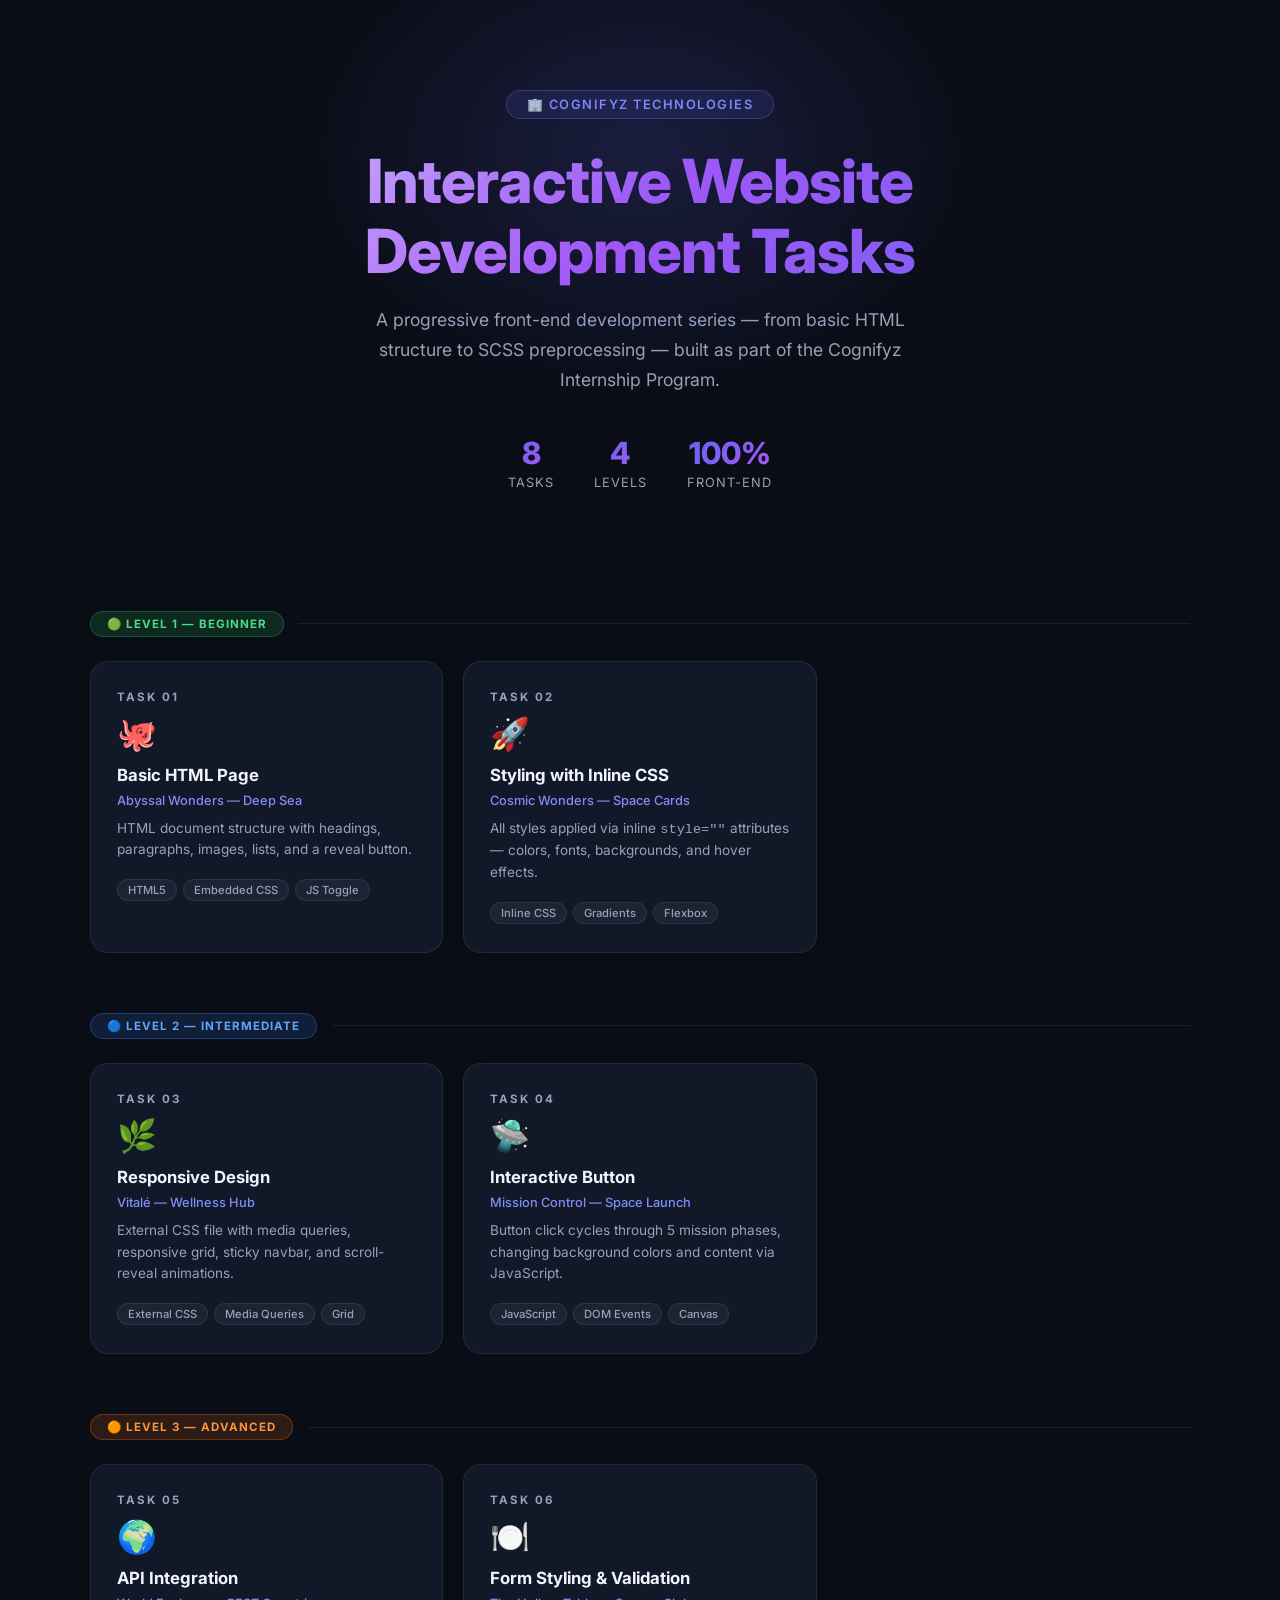
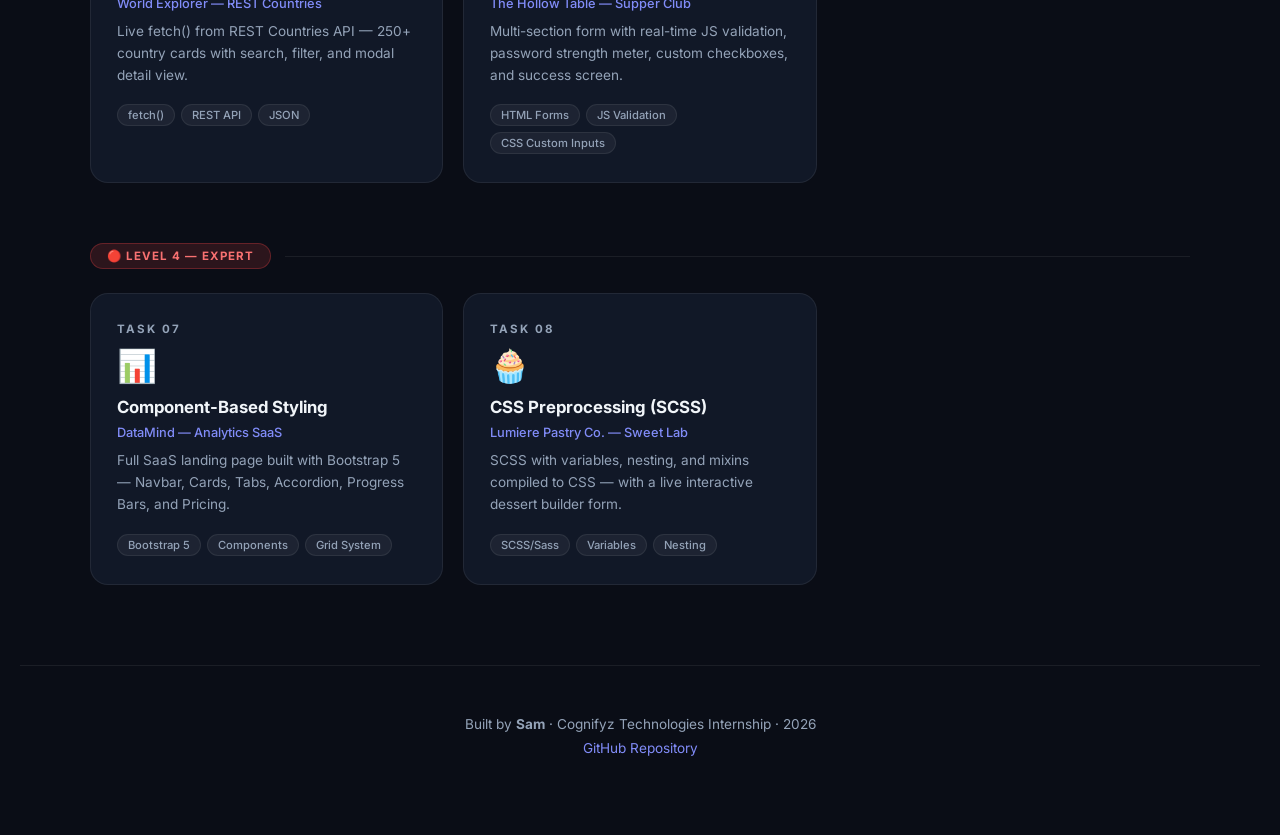
<file: index.html>
<!DOCTYPE html>
<html lang="en">
<head>
  <meta charset="UTF-8" />
  <meta name="viewport" content="width=device-width, initial-scale=1.0" />
  <meta name="description" content="Cognifyz Interactive Website Development — 8 front-end tasks from beginner to expert level." />
  <title>Cognifyz | Interactive Website Tasks — Sam</title>
  <link rel="preconnect" href="https://fonts.googleapis.com" />
  <link href="https://fonts.googleapis.com/css2?family=Inter:wght@300;400;500;600;700;800&display=swap" rel="stylesheet" />
  <style>
    *, *::before, *::after { box-sizing: border-box; margin: 0; padding: 0; }

    :root {
      --bg: #0a0d16;
      --surface: #111827;
      --border: rgba(255,255,255,0.07);
      --accent: #6366f1;
      --accent2: #a855f7;
      --text: #f1f5f9;
      --muted: #94a3b8;
    }

    body {
      font-family: 'Inter', sans-serif;
      background: var(--bg);
      color: var(--text);
      min-height: 100vh;
      padding: 0 20px 60px;
    }

    /* ── HERO ── */
    .hero {
      text-align: center;
      padding: 90px 20px 60px;
      position: relative;
    }
    .hero::before {
      content: '';
      position: absolute;
      top: -100px; left: 50%; transform: translateX(-50%);
      width: 700px; height: 500px;
      background: radial-gradient(ellipse, rgba(99,102,241,0.18) 0%, transparent 70%);
      pointer-events: none;
    }
    .org-badge {
      display: inline-block;
      padding: 6px 20px;
      background: rgba(99,102,241,0.12);
      border: 1px solid rgba(99,102,241,0.35);
      border-radius: 50px;
      font-size: 0.8rem;
      font-weight: 600;
      letter-spacing: 1.5px;
      text-transform: uppercase;
      color: #818cf8;
      margin-bottom: 28px;
    }
    .hero h1 {
      font-size: clamp(2.2rem, 5vw, 3.8rem);
      font-weight: 800;
      line-height: 1.15;
      letter-spacing: -1px;
      background: linear-gradient(135deg, #e0e7ff, #a855f7, #6366f1);
      -webkit-background-clip: text;
      -webkit-text-fill-color: transparent;
      margin-bottom: 18px;
    }
    .hero p {
      color: var(--muted);
      font-size: 1.1rem;
      max-width: 560px;
      margin: 0 auto 40px;
      line-height: 1.7;
    }
    .hero-stats {
      display: flex;
      justify-content: center;
      gap: 40px;
      flex-wrap: wrap;
    }
    .hero-stat strong {
      display: block;
      font-size: 1.9rem;
      font-weight: 800;
      background: linear-gradient(135deg, #6366f1, #a855f7);
      -webkit-background-clip: text;
      -webkit-text-fill-color: transparent;
    }
    .hero-stat span {
      font-size: 0.8rem;
      color: var(--muted);
      text-transform: uppercase;
      letter-spacing: 1px;
    }

    /* ── LEVELS ── */
    .level-group { max-width: 1100px; margin: 60px auto 0; }
    .level-label {
      display: flex;
      align-items: center;
      gap: 14px;
      margin-bottom: 24px;
    }
    .level-label .badge {
      padding: 5px 16px;
      border-radius: 50px;
      font-size: 0.72rem;
      font-weight: 700;
      letter-spacing: 1px;
      text-transform: uppercase;
    }
    .badge-green  { background: rgba(34,197,94,0.15);  color: #4ade80; border: 1px solid rgba(34,197,94,0.3); }
    .badge-blue   { background: rgba(59,130,246,0.15); color: #60a5fa; border: 1px solid rgba(59,130,246,0.3); }
    .badge-orange { background: rgba(249,115,22,0.15); color: #fb923c; border: 1px solid rgba(249,115,22,0.3); }
    .badge-red    { background: rgba(239,68,68,0.15);  color: #f87171; border: 1px solid rgba(239,68,68,0.3); }

    .level-label hr { flex: 1; border: none; border-top: 1px solid var(--border); }

    /* ── TASK CARDS ── */
    .tasks-grid {
      display: grid;
      grid-template-columns: repeat(auto-fill, minmax(280px, 1fr));
      gap: 20px;
      margin-bottom: 16px;
    }
    .task-card {
      background: var(--surface);
      border: 1px solid var(--border);
      border-radius: 18px;
      padding: 28px 26px;
      text-decoration: none;
      color: var(--text);
      transition: all 0.3s ease;
      position: relative;
      overflow: hidden;
      display: block;
    }
    .task-card::before {
      content: '';
      position: absolute;
      top: 0; left: 0; right: 0;
      height: 3px;
      background: var(--card-accent, linear-gradient(90deg, #6366f1, #a855f7));
      transform: scaleX(0);
      transform-origin: left;
      transition: transform 0.35s ease;
    }
    .task-card:hover {
      transform: translateY(-6px);
      border-color: rgba(99,102,241,0.3);
      box-shadow: 0 20px 50px -10px rgba(99,102,241,0.2);
    }
    .task-card:hover::before { transform: scaleX(1); }

    .task-num {
      font-size: 0.72rem;
      font-weight: 700;
      letter-spacing: 2px;
      text-transform: uppercase;
      color: var(--muted);
      margin-bottom: 10px;
    }
    .task-emoji { font-size: 2rem; margin-bottom: 12px; display: block; }
    .task-title {
      font-size: 1.05rem;
      font-weight: 700;
      margin-bottom: 8px;
    }
    .task-theme {
      font-size: 0.8rem;
      color: #818cf8;
      font-weight: 500;
      margin-bottom: 10px;
    }
    .task-desc {
      font-size: 0.85rem;
      color: var(--muted);
      line-height: 1.6;
      margin-bottom: 18px;
    }
    .task-tags { display: flex; flex-wrap: wrap; gap: 6px; }
    .tag {
      padding: 3px 10px;
      border-radius: 20px;
      font-size: 0.7rem;
      font-weight: 500;
      background: rgba(255,255,255,0.05);
      border: 1px solid var(--border);
      color: var(--muted);
    }
    .task-arrow {
      position: absolute;
      top: 24px; right: 24px;
      font-size: 1.2rem;
      opacity: 0;
      transform: translateX(-6px);
      transition: all 0.3s ease;
      color: #818cf8;
    }
    .task-card:hover .task-arrow { opacity: 1; transform: translateX(0); }

    /* ── FOOTER ── */
    footer {
      text-align: center;
      padding: 50px 20px 20px;
      color: var(--muted);
      font-size: 0.85rem;
      border-top: 1px solid var(--border);
      margin-top: 80px;
    }
    footer a { color: #818cf8; text-decoration: none; }
    footer a:hover { text-decoration: underline; }

    @media (max-width: 500px) {
      .tasks-grid { grid-template-columns: 1fr; }
      .hero-stats { gap: 24px; }
    }
  </style>
</head>
<body>

  <!-- Hero -->
  <section class="hero">
    <div class="org-badge">🏢 Cognifyz Technologies</div>
    <h1>Interactive Website<br>Development Tasks</h1>
    <p>A progressive front-end development series — from basic HTML structure to SCSS preprocessing — built as part of the Cognifyz Internship Program.</p>
    <div class="hero-stats">
      <div class="hero-stat"><strong>8</strong><span>Tasks</span></div>
      <div class="hero-stat"><strong>4</strong><span>Levels</span></div>
      <div class="hero-stat"><strong>100%</strong><span>Front-End</span></div>
    </div>
  </section>

  <!-- Level 1: Beginner -->
  <div class="level-group">
    <div class="level-label">
      <span class="badge badge-green">🟢 Level 1 — Beginner</span>
      <hr />
    </div>
    <div class="tasks-grid">

      <a class="task-card" href="./Task1/" style="--card-accent: linear-gradient(90deg,#06b6d4,#0891b2);">
        <div class="task-num">Task 01</div>
        <span class="task-emoji">🐙</span>
        <div class="task-title">Basic HTML Page</div>
        <div class="task-theme">Abyssal Wonders — Deep Sea</div>
        <p class="task-desc">HTML document structure with headings, paragraphs, images, lists, and a reveal button.</p>
        <div class="task-tags">
          <span class="tag">HTML5</span>
          <span class="tag">Embedded CSS</span>
          <span class="tag">JS Toggle</span>
        </div>
        <span class="task-arrow">→</span>
      </a>

      <a class="task-card" href="./Task2/" style="--card-accent: linear-gradient(90deg,#8b5cf6,#c084fc);">
        <div class="task-num">Task 02</div>
        <span class="task-emoji">🚀</span>
        <div class="task-title">Styling with Inline CSS</div>
        <div class="task-theme">Cosmic Wonders — Space Cards</div>
        <p class="task-desc">All styles applied via inline <code>style=""</code> attributes — colors, fonts, backgrounds, and hover effects.</p>
        <div class="task-tags">
          <span class="tag">Inline CSS</span>
          <span class="tag">Gradients</span>
          <span class="tag">Flexbox</span>
        </div>
        <span class="task-arrow">→</span>
      </a>

    </div>
  </div>

  <!-- Level 2: Intermediate -->
  <div class="level-group">
    <div class="level-label">
      <span class="badge badge-blue">🔵 Level 2 — Intermediate</span>
      <hr />
    </div>
    <div class="tasks-grid">

      <a class="task-card" href="./Task3/" style="--card-accent: linear-gradient(90deg,#10b981,#34d399);">
        <div class="task-num">Task 03</div>
        <span class="task-emoji">🌿</span>
        <div class="task-title">Responsive Design</div>
        <div class="task-theme">Vitalé — Wellness Hub</div>
        <p class="task-desc">External CSS file with media queries, responsive grid, sticky navbar, and scroll-reveal animations.</p>
        <div class="task-tags">
          <span class="tag">External CSS</span>
          <span class="tag">Media Queries</span>
          <span class="tag">Grid</span>
        </div>
        <span class="task-arrow">→</span>
      </a>

      <a class="task-card" href="./Task4/" style="--card-accent: linear-gradient(90deg,#f59e0b,#fbbf24);">
        <div class="task-num">Task 04</div>
        <span class="task-emoji">🛸</span>
        <div class="task-title">Interactive Button</div>
        <div class="task-theme">Mission Control — Space Launch</div>
        <p class="task-desc">Button click cycles through 5 mission phases, changing background colors and content via JavaScript.</p>
        <div class="task-tags">
          <span class="tag">JavaScript</span>
          <span class="tag">DOM Events</span>
          <span class="tag">Canvas</span>
        </div>
        <span class="task-arrow">→</span>
      </a>

    </div>
  </div>

  <!-- Level 3: Advanced -->
  <div class="level-group">
    <div class="level-label">
      <span class="badge badge-orange">🟠 Level 3 — Advanced</span>
      <hr />
    </div>
    <div class="tasks-grid">

      <a class="task-card" href="./Task5/" style="--card-accent: linear-gradient(90deg,#3b82f6,#60a5fa);">
        <div class="task-num">Task 05</div>
        <span class="task-emoji">🌍</span>
        <div class="task-title">API Integration</div>
        <div class="task-theme">World Explorer — REST Countries</div>
        <p class="task-desc">Live fetch() from REST Countries API — 250+ country cards with search, filter, and modal detail view.</p>
        <div class="task-tags">
          <span class="tag">fetch()</span>
          <span class="tag">REST API</span>
          <span class="tag">JSON</span>
        </div>
        <span class="task-arrow">→</span>
      </a>

      <a class="task-card" href="./Task6/" style="--card-accent: linear-gradient(90deg,#f43f5e,#fb7185);">
        <div class="task-num">Task 06</div>
        <span class="task-emoji">🍽️</span>
        <div class="task-title">Form Styling & Validation</div>
        <div class="task-theme">The Hollow Table — Supper Club</div>
        <p class="task-desc">Multi-section form with real-time JS validation, password strength meter, custom checkboxes, and success screen.</p>
        <div class="task-tags">
          <span class="tag">HTML Forms</span>
          <span class="tag">JS Validation</span>
          <span class="tag">CSS Custom Inputs</span>
        </div>
        <span class="task-arrow">→</span>
      </a>

    </div>
  </div>

  <!-- Level 4: Expert -->
  <div class="level-group">
    <div class="level-label">
      <span class="badge badge-red">🔴 Level 4 — Expert</span>
      <hr />
    </div>
    <div class="tasks-grid">

      <a class="task-card" href="./Task7/" style="--card-accent: linear-gradient(90deg,#6366f1,#818cf8);">
        <div class="task-num">Task 07</div>
        <span class="task-emoji">📊</span>
        <div class="task-title">Component-Based Styling</div>
        <div class="task-theme">DataMind — Analytics SaaS</div>
        <p class="task-desc">Full SaaS landing page built with Bootstrap 5 — Navbar, Cards, Tabs, Accordion, Progress Bars, and Pricing.</p>
        <div class="task-tags">
          <span class="tag">Bootstrap 5</span>
          <span class="tag">Components</span>
          <span class="tag">Grid System</span>
        </div>
        <span class="task-arrow">→</span>
      </a>

      <a class="task-card" href="./Task8/" style="--card-accent: linear-gradient(90deg,#ec4899,#f9a8d4);">
        <div class="task-num">Task 08</div>
        <span class="task-emoji">🧁</span>
        <div class="task-title">CSS Preprocessing (SCSS)</div>
        <div class="task-theme">Lumiere Pastry Co. — Sweet Lab</div>
        <p class="task-desc">SCSS with variables, nesting, and mixins compiled to CSS — with a live interactive dessert builder form.</p>
        <div class="task-tags">
          <span class="tag">SCSS/Sass</span>
          <span class="tag">Variables</span>
          <span class="tag">Nesting</span>
        </div>
        <span class="task-arrow">→</span>
      </a>

    </div>
  </div>

  <footer>
    <p>Built by <strong>Sam</strong> · Cognifyz Technologies Internship · 2026</p>
    <p style="margin-top: 8px;">
      <a href="https://github.com/YOUR_USERNAME/interactive-website" target="_blank" rel="noopener">GitHub Repository</a>
    </p>
  </footer>

</body>
</html>
</file>
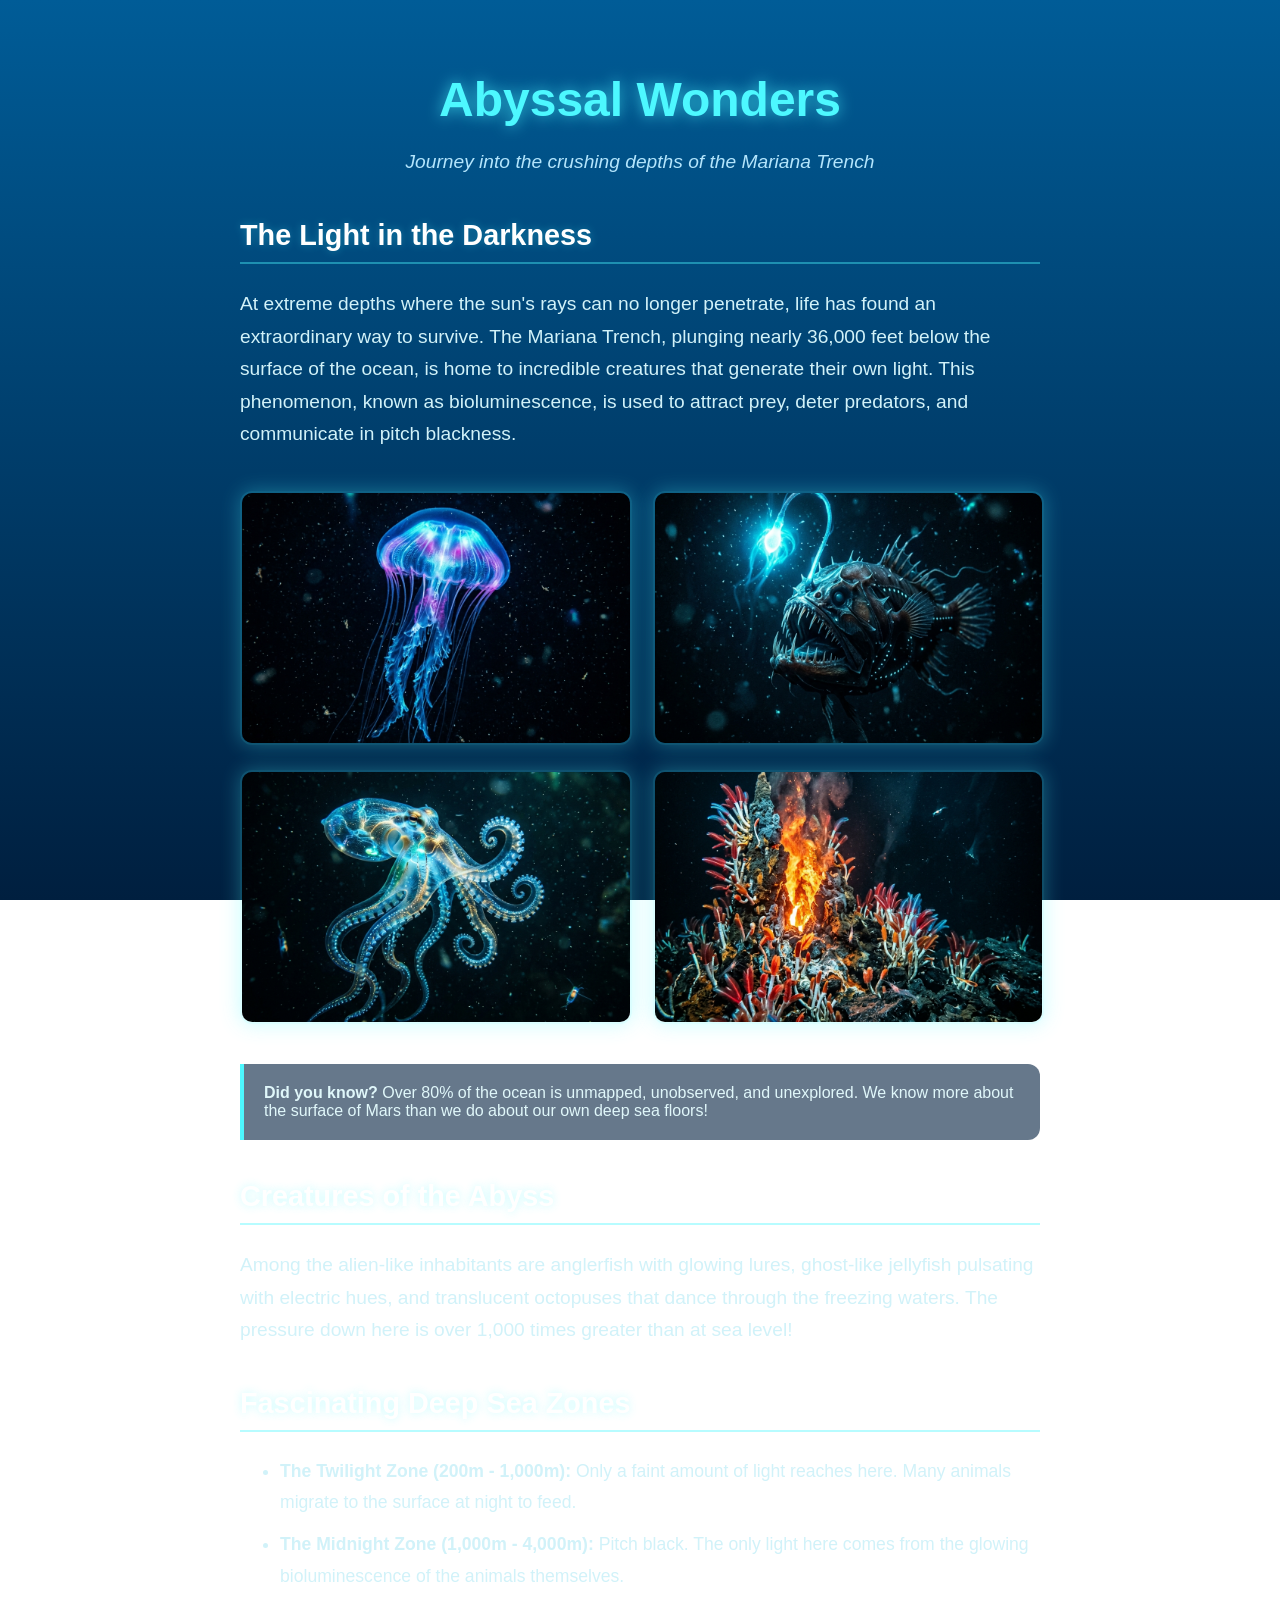
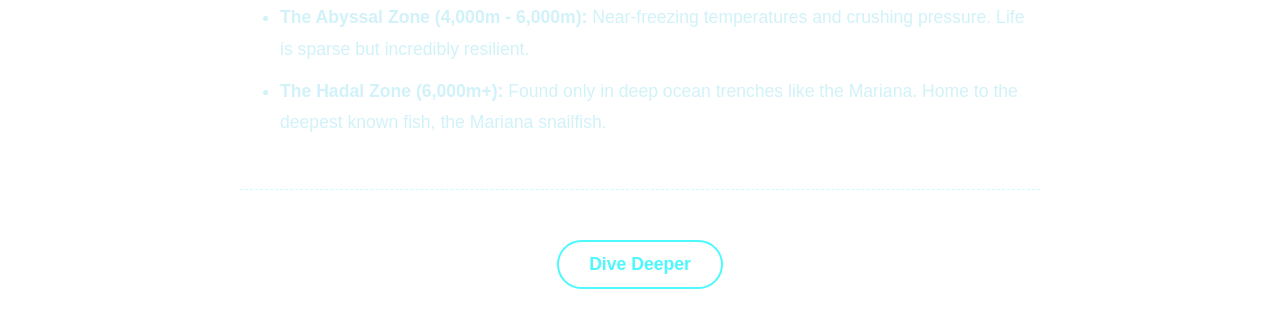
<file: Task1/index.html>
<!DOCTYPE html>
<html lang="en">

<head>
    <meta charset="UTF-8">
    <meta name="viewport" content="width=device-width, initial-scale=1.0">
    <title>Abyssal Wonders: Deep Sea Exploration</title>
    <style>
        :root {
            --bg-color-top: #005c97;
            --bg-color-bottom: #001f3f;
            --text-color: #e0f7fa;
            --glow-color: #4df8ff;
        }

        body {
            font-family: 'Segoe UI', Tahoma, Geneva, Verdana, sans-serif;
            background: linear-gradient(to bottom, var(--bg-color-top), var(--bg-color-bottom));
            background-attachment: fixed;
            color: var(--text-color);
            margin: 0;
            padding: 0;
            display: flex;
            justify-content: center;
            min-height: 100vh;
        }

        .container {
            max-width: 800px;
            padding: 40px 20px;
        }

        h1 {
            font-size: 3rem;
            text-align: center;
            color: var(--glow-color);
            text-shadow: 0 0 15px rgba(77, 248, 255, 0.7);
            margin-bottom: 10px;
        }

        h2 {
            font-size: 1.8rem;
            color: #ffffff;
            border-bottom: 2px solid rgba(77, 248, 255, 0.4);
            padding-bottom: 10px;
            margin-top: 40px;
            text-shadow: 0 0 8px rgba(77, 248, 255, 0.3);
        }

        p {
            font-size: 1.2rem;
            line-height: 1.7;
            color: #d1f2f9;
        }

        /* New Image Grid Styles */
        .image-grid {
            display: grid;
            grid-template-columns: repeat(2, 1fr);
            gap: 25px;
            margin: 40px 0;
        }

        .image-grid img {
            width: 100%;
            height: 250px;
            object-fit: cover;
            border-radius: 12px;
            box-shadow: 0 0 20px rgba(77, 248, 255, 0.3);
            transition: transform 0.4s ease, box-shadow 0.4s ease;
            border: 2px solid rgba(77, 248, 255, 0.2);
        }

        .image-grid img:hover {
            transform: scale(1.08);
            box-shadow: 0 0 40px rgba(77, 248, 255, 0.9);
            z-index: 10;
            position: relative;
            border-color: var(--glow-color);
        }

        @media (max-width: 600px) {
            .image-grid {
                grid-template-columns: 1fr;
            }
        }

        .fact-box {
            background: rgba(0, 31, 63, 0.6);
            border-left: 4px solid var(--glow-color);
            padding: 20px;
            margin: 30px 0;
            border-radius: 0 12px 12px 0;
        }

        ul {
            font-size: 1.1rem;
            line-height: 1.8;
            color: #d1f2f9;
            margin-bottom: 20px;
        }

        li {
            margin-bottom: 10px;
        }

        .btn {
            display: inline-block;
            background-color: transparent;
            color: var(--glow-color);
            border: 2px solid var(--glow-color);
            padding: 12px 30px;
            font-size: 1.1rem;
            border-radius: 30px;
            cursor: pointer;
            text-decoration: none;
            transition: all 0.3s ease;
            margin-top: 20px;
            font-weight: bold;
        }

        .btn:hover {
            background-color: var(--glow-color);
            color: #001f3f;
            box-shadow: 0 0 20px rgba(77, 248, 255, 0.6);
        }

        .interactive-section {
            text-align: center;
            margin-top: 50px;
            padding-top: 30px;
            border-top: 1px dashed rgba(77, 248, 255, 0.3);
        }

        #hidden-fact {
            display: none;
            margin-top: 20px;
            padding: 15px;
            background: rgba(77, 248, 255, 0.1);
            border-radius: 8px;
            color: #fff;
            font-style: italic;
            border: 1px solid rgba(77, 248, 255, 0.3);
        }
    </style>
</head>

<body>
    <div class="container">
        <h1>Abyssal Wonders</h1>
        <p style="text-align: center; font-style: italic; color: #b3e5fc;">Journey into the crushing depths of the
            Mariana Trench</p>

        <h2>The Light in the Darkness</h2>
        <p>At extreme depths where the sun's rays can no longer penetrate, life has found an extraordinary way to
            survive. The Mariana Trench, plunging nearly 36,000 feet below the surface of the ocean, is home to
            incredible creatures that generate their own light. This phenomenon, known as bioluminescence, is used to
            attract prey, deter predators, and communicate in pitch blackness.</p>

        <!-- Replaced single image with an Image Grid Gallery -->
        <div class="image-grid">
            <img src="deep_sea.png" alt="Bioluminescent Jellyfish">
            <img src="anglerfish.png" alt="Deep Sea Anglerfish">
            <img src="octopus.png" alt="Glowing Translucent Octopus">
            <img src="deep_vent.png" alt="Glowing Hydrothermal Vent">
        </div>

        <div class="fact-box">
            <strong>Did you know?</strong> Over 80% of the ocean is unmapped, unobserved, and unexplored. We know more
            about the surface of Mars than we do about our own deep sea floors!
        </div>

        <h2>Creatures of the Abyss</h2>
        <p>Among the alien-like inhabitants are anglerfish with glowing lures, ghost-like jellyfish pulsating with
            electric hues, and translucent octopuses that dance through the freezing waters. The pressure down here is
            over 1,000 times greater than at sea level!</p>

        <h2>Fascinating Deep Sea Zones</h2>
        <ul>
            <li><strong>The Twilight Zone (200m - 1,000m):</strong> Only a faint amount of light reaches here. Many
                animals migrate to the surface at night to feed.</li>
            <li><strong>The Midnight Zone (1,000m - 4,000m):</strong> Pitch black. The only light here comes from the
                glowing bioluminescence of the animals themselves.</li>
            <li><strong>The Abyssal Zone (4,000m - 6,000m):</strong> Near-freezing temperatures and crushing pressure.
                Life is sparse but incredibly resilient.</li>
            <li><strong>The Hadal Zone (6,000m+):</strong> Found only in deep ocean trenches like the Mariana. Home to
                the deepest known fish, the Mariana snailfish.</li>
        </ul>

        <div class="interactive-section">
            <button class="btn" onclick="revealFact()">Dive Deeper</button>
            <div id="hidden-fact">
                Secret Unlocked! The deepest point in the ocean is called the <em>Challenger Deep</em>. If you dropped
                Mount Everest into it, the peak would still be over a mile underwater!
            </div>
        </div>
    </div>

    <script>
        function revealFact() {
            var fact = document.getElementById("hidden-fact");
            if (fact.style.display === "none" || fact.style.display === "") {
                fact.style.display = "block";
                fact.scrollIntoView({ behavior: 'smooth', block: 'center' });
            } else {
                fact.style.display = "none";
            }
        }
    </script>
</body>

</html>
</file>
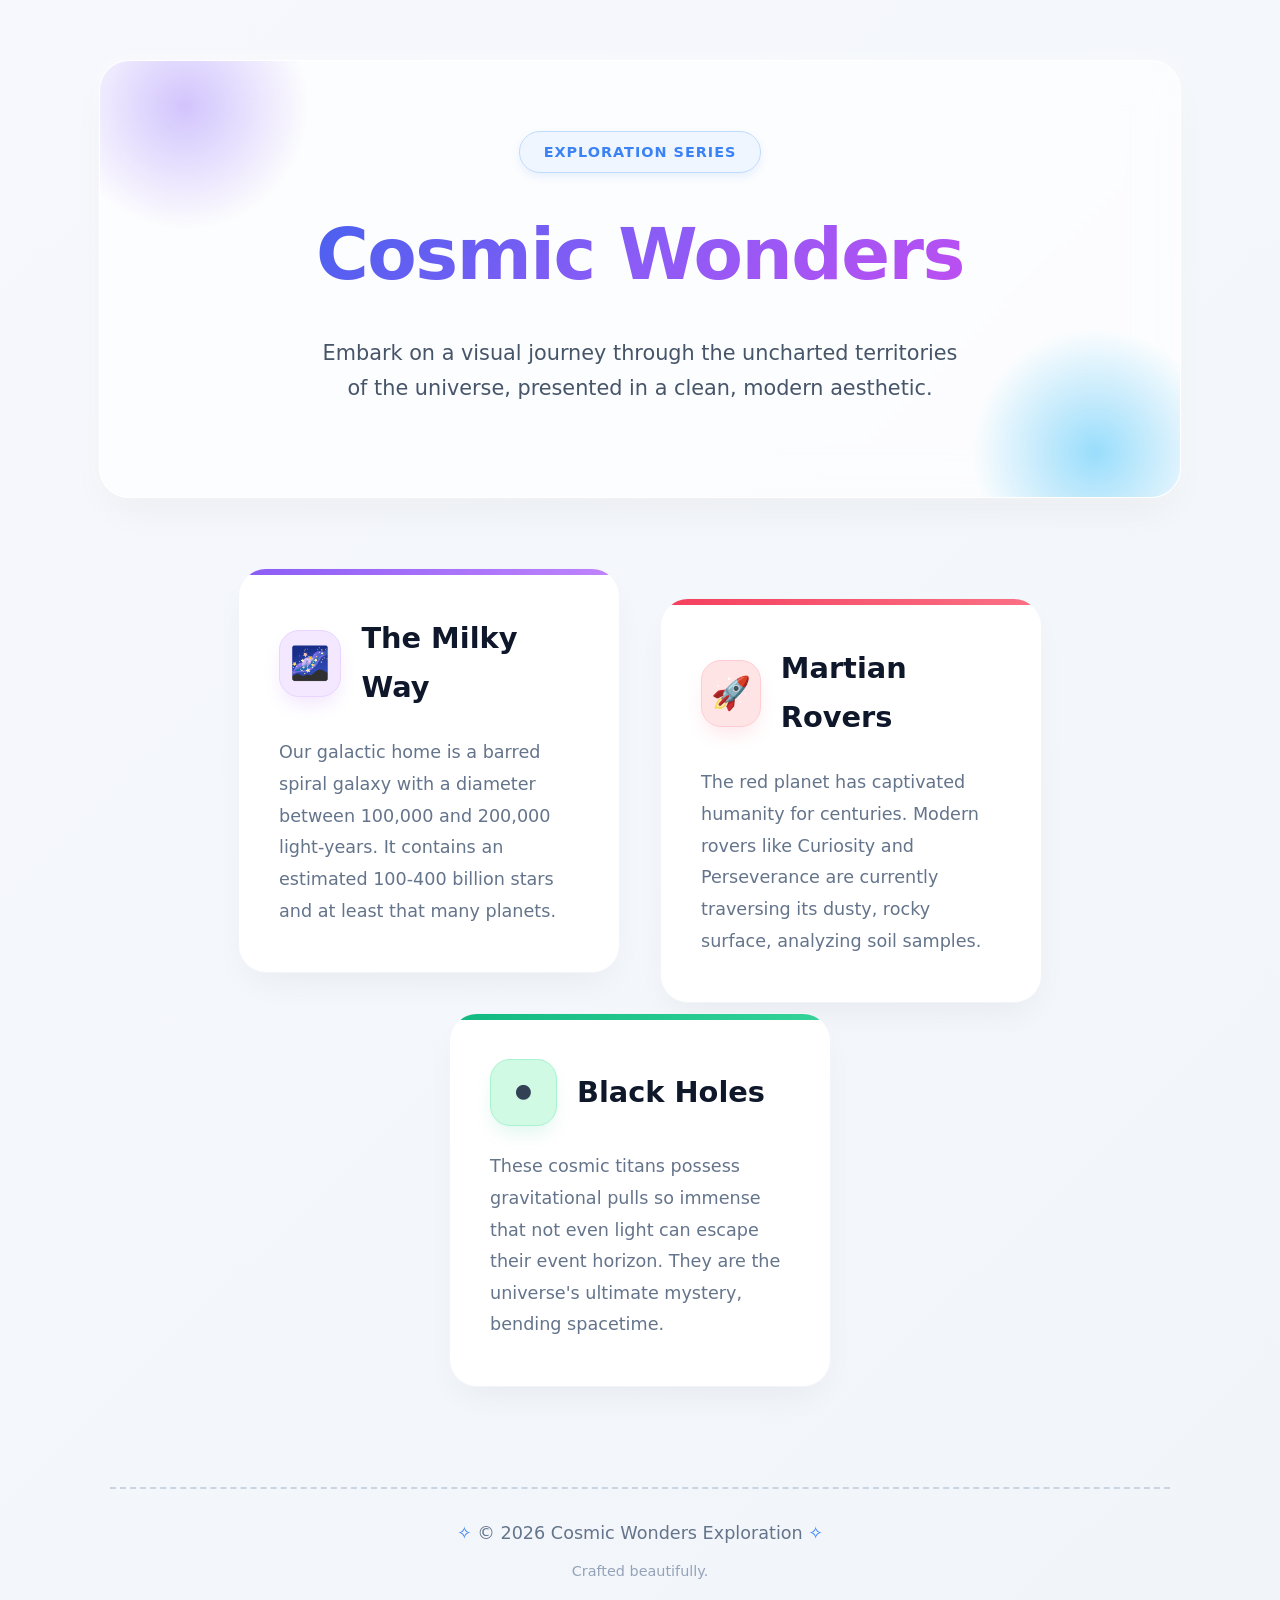
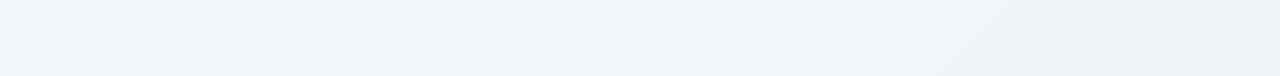
<file: Task2/index.html>
<!DOCTYPE html>
<html lang="en">

<head>
    <meta charset="UTF-8">
    <meta name="viewport" content="width=device-width, initial-scale=1.0">
    <title>Wonders of Space Exploration - Light Theme</title>
</head>

<body
    style="margin: 0; padding: 0; min-height: 100vh; background: linear-gradient(135deg, #f6f8fd 0%, #f1f5f9 100%); color: #334155; font-family: 'Inter', 'Segoe UI', system-ui, sans-serif; line-height: 1.7; display: flex; flex-direction: column; align-items: center; padding: 60px 20px;">

    <!-- Light Theme Header -->
    <!-- Added transition for smooth scaling on hover via inline event handlers -->
    <header
        style="text-align: center; padding: 70px 40px; background: rgba(255, 255, 255, 0.7); backdrop-filter: blur(20px); border-radius: 30px; border: 1px solid rgba(255, 255, 255, 0.9); margin-bottom: 70px; box-shadow: 0 20px 40px -10px rgba(0, 0, 0, 0.05), 0 0 20px rgba(255, 255, 255, 0.5); width: 100%; max-width: 1000px; position: relative; overflow: hidden; transition: transform 0.4s ease;"
        onmouseover="this.style.transform='scale(1.02)'" onmouseout="this.style.transform='scale(1)'">

        <!-- Soft background decorative blobs -->
        <div
            style="position: absolute; top: -80px; left: -40px; width: 250px; height: 250px; background: radial-gradient(circle, rgba(167, 139, 250, 0.5) 0%, transparent 70%); border-radius: 50%;">
        </div>
        <div
            style="position: absolute; bottom: -80px; right: -40px; width: 250px; height: 250px; background: radial-gradient(circle, rgba(56, 189, 248, 0.5) 0%, transparent 70%); border-radius: 50%;">
        </div>

        <div
            style="display: inline-block; padding: 8px 24px; background: #eff6ff; color: #3b82f6; border-radius: 30px; font-weight: 600; font-size: 0.9rem; letter-spacing: 1px; margin-bottom: 20px; text-transform: uppercase; border: 1px solid #bfdbfe; box-shadow: 0 4px 10px rgba(59, 130, 246, 0.1);">
            Exploration Series</div>

        <h1
            style="color: #0f172a; font-size: 4.5rem; margin: 0; letter-spacing: -1.5px; font-weight: 800; background: linear-gradient(135deg, #2563eb, #8b5cf6, #d946ef); -webkit-background-clip: text; -webkit-text-fill-color: transparent;">
            Cosmic Wonders</h1>
        <p
            style="color: #475569; font-size: 1.3rem; margin-top: 20px; font-weight: 400; max-width: 650px; margin-left: auto; margin-right: auto;">
            Embark on a visual journey through the uncharted territories of the universe, presented in a clean, modern
            aesthetic.</p>
    </header>

    <!-- Flexbox Layout -->
    <main
        style="width: 100%; max-width: 1100px; display: flex; flex-wrap: wrap; gap: 40px; justify-content: center; align-items: start;">

        <!-- Card 1: Interactive Hover Animation -->
        <section
            style="background: #ffffff; padding: 45px 40px; border-radius: 28px; border: 1px solid #f1f5f9; box-shadow: 0 15px 35px -10px rgba(0,0,0,0.06); position: relative; overflow: hidden; width: 100%; max-width: 300px; transition: all 0.4s cubic-bezier(0.175, 0.885, 0.32, 1.275); cursor: pointer;"
            onmouseover="this.style.transform='translateY(-15px)'; this.style.boxShadow='0 30px 60px -15px rgba(139, 92, 246, 0.3)';"
            onmouseout="this.style.transform='translateY(0)'; this.style.boxShadow='0 15px 35px -10px rgba(0,0,0,0.06)';">
            <div
                style="position: absolute; top: 0; left: 0; width: 100%; height: 6px; background: linear-gradient(to right, #8b5cf6, #c084fc);">
            </div>
            <div style="display: flex; align-items: center; margin-bottom: 25px; gap: 20px;">
                <div style="width: 65px; height: 65px; border-radius: 20px; background: #f3e8ff; display: flex; align-items: center; justify-content: center; font-size: 2rem; border: 1px solid #e9d5ff; color: #9333ea; box-shadow: 0 10px 20px -5px rgba(147, 51, 234, 0.15); transition: transform 0.4s ease;"
                    onmouseover="this.style.transform='rotate(15deg) scale(1.1)'"
                    onmouseout="this.style.transform='rotate(0deg) scale(1)'">🌌</div>
                <h2 style="color: #0f172a; font-size: 1.8rem; margin: 0; font-weight: 700;">The Milky Way</h2>
            </div>
            <p style="font-size: 1.1rem; color: #64748b; font-weight: 400; margin: 0; line-height: 1.8;">Our galactic
                home is a barred spiral galaxy with a diameter between 100,000 and 200,000 light-years. It contains an
                estimated 100-400 billion stars and at least that many planets.</p>
        </section>

        <!-- Card 2: Interactive Hover Animation (Staggered initially) -->
        <section
            style="background: #ffffff; padding: 45px 40px; border-radius: 28px; border: 1px solid #f1f5f9; box-shadow: 0 15px 35px -10px rgba(0,0,0,0.06); position: relative; overflow: hidden; width: 100%; max-width: 300px; transition: all 0.4s cubic-bezier(0.175, 0.885, 0.32, 1.275); cursor: pointer; transform: translateY(30px);"
            onmouseover="this.style.transform='translateY(15px)'; this.style.boxShadow='0 30px 60px -15px rgba(244, 63, 94, 0.3)';"
            onmouseout="this.style.transform='translateY(30px)'; this.style.boxShadow='0 15px 35px -10px rgba(0,0,0,0.06)';">
            <div
                style="position: absolute; top: 0; left: 0; width: 100%; height: 6px; background: linear-gradient(to right, #f43f5e, #fb7185);">
            </div>
            <div style="display: flex; align-items: center; margin-bottom: 25px; gap: 20px;">
                <div style="width: 65px; height: 65px; border-radius: 20px; background: #ffe4e6; display: flex; align-items: center; justify-content: center; font-size: 2rem; border: 1px solid #fecdd3; box-shadow: 0 10px 20px -5px rgba(244, 63, 94, 0.15); transition: transform 0.4s ease;"
                    onmouseover="this.style.transform='rotate(-15deg) scale(1.1)'"
                    onmouseout="this.style.transform='rotate(0deg) scale(1)'">🚀</div>
                <h2 style="color: #0f172a; font-size: 1.8rem; margin: 0; font-weight: 700;">Martian Rovers</h2>
            </div>
            <p style="font-size: 1.1rem; color: #64748b; font-weight: 400; margin: 0; line-height: 1.8;">The red planet
                has captivated humanity for centuries. Modern rovers like Curiosity and Perseverance are currently
                traversing its dusty, rocky surface, analyzing soil samples.</p>
        </section>

        <!-- Card 3: Interactive Hover Animation -->
        <section
            style="background: #ffffff; padding: 45px 40px; border-radius: 28px; border: 1px solid #f1f5f9; box-shadow: 0 15px 35px -10px rgba(0,0,0,0.06); position: relative; overflow: hidden; width: 100%; max-width: 300px; transition: all 0.4s cubic-bezier(0.175, 0.885, 0.32, 1.275); cursor: pointer;"
            onmouseover="this.style.transform='translateY(-15px)'; this.style.boxShadow='0 30px 60px -15px rgba(16, 185, 129, 0.3)';"
            onmouseout="this.style.transform='translateY(0)'; this.style.boxShadow='0 15px 35px -10px rgba(0,0,0,0.06)';">
            <div
                style="position: absolute; top: 0; left: 0; width: 100%; height: 6px; background: linear-gradient(to right, #10b981, #34d399);">
            </div>
            <div style="display: flex; align-items: center; margin-bottom: 25px; gap: 20px;">
                <div style="width: 65px; height: 65px; border-radius: 20px; background: #d1fae5; display: flex; align-items: center; justify-content: center; font-size: 2rem; border: 1px solid #a7f3d0; box-shadow: 0 10px 20px -5px rgba(16, 185, 129, 0.15); transition: transform 0.4s ease;"
                    onmouseover="this.style.transform='rotate(15deg) scale(1.1)'"
                    onmouseout="this.style.transform='rotate(0deg) scale(1)'">⚫</div>
                <h2 style="color: #0f172a; font-size: 1.8rem; margin: 0; font-weight: 700;">Black Holes</h2>
            </div>
            <p style="font-size: 1.1rem; color: #64748b; font-weight: 400; margin: 0; line-height: 1.8;">These cosmic
                titans possess gravitational pulls so immense that not even light can escape their event horizon. They
                are the universe's ultimate mystery, bending spacetime.</p>
        </section>
    </main>

    <footer
        style="margin-top: 100px; padding: 30px; text-align: center; width: 100%; max-width: 1000px; border-top: 2px dashed #cbd5e1; transition: opacity 0.3s ease;"
        onmouseover="this.style.opacity='0.6'" onmouseout="this.style.opacity='1'">
        <p style="color: #64748b; font-size: 1.1rem; margin: 0; font-weight: 500;">
            <span style="color: #3b82f6;">✧</span> &copy; 2026 Cosmic Wonders Exploration <span
                style="color: #3b82f6;">✧</span><br>
            <span
                style="font-size: 0.9rem; color: #94a3b8; margin-top: 10px; display: inline-block; font-weight: 400;">Crafted
                beautifully.</span>
        </p>
    </footer>

</body>

</html>
</file>
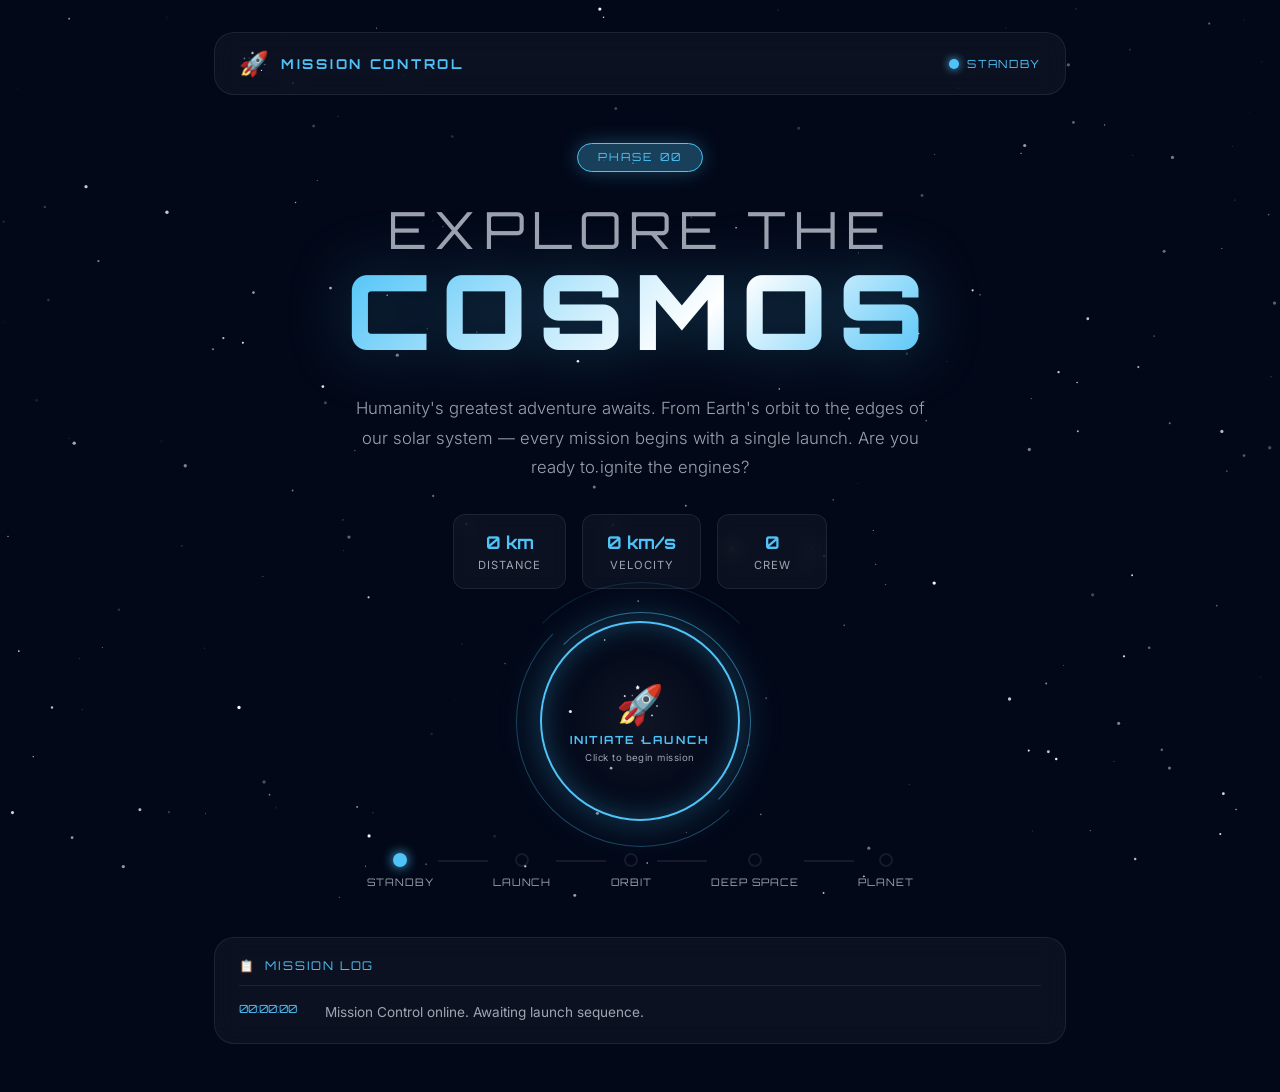
<file: Task4/index.html>
<!DOCTYPE html>
<html lang="en">
<head>
  <meta charset="UTF-8" />
  <meta name="viewport" content="width=device-width, initial-scale=1.0" />
  <meta name="description" content="Space Exploration - Interactive Mission Control. Click the launch button to explore different phases of space exploration." />
  <title>Space Exploration | Mission Control</title>
  <link rel="preconnect" href="https://fonts.googleapis.com" />
  <link rel="preconnect" href="https://fonts.gstatic.com" crossorigin />
  <link href="https://fonts.googleapis.com/css2?family=Orbitron:wght@400;700;900&family=Inter:wght@300;400;500;600&display=swap" rel="stylesheet" />
  <link rel="stylesheet" href="styles.css" />
</head>
<body id="main-body" class="phase-idle">

  <!-- Starfield Canvas -->
  <canvas id="starfield-canvas"></canvas>

  <!-- Floating Particles -->
  <div class="particles-container" id="particles-container"></div>

  <!-- Main Content -->
  <div class="container">

    <!-- Header -->
    <header class="header">
      <div class="logo">
        <span class="logo-icon">🚀</span>
        <span class="logo-text">MISSION CONTROL</span>
      </div>
      <div class="status-bar">
        <span class="status-dot" id="status-dot"></span>
        <span class="status-label" id="status-label">STANDBY</span>
      </div>
    </header>

    <!-- Hero Section -->
    <main class="hero">

      <!-- Phase Display -->
      <div class="phase-badge" id="phase-badge">
        <span id="phase-number">PHASE 00</span>
      </div>

      <!-- Main Title -->
      <h1 class="hero-title" id="hero-title">
        <span class="title-line-1" id="title-line-1">EXPLORE THE</span>
        <span class="title-line-2" id="title-line-2">COSMOS</span>
      </h1>

      <!-- Mission Description -->
      <p class="hero-description" id="hero-description">
        Humanity's greatest adventure awaits. From Earth's orbit to the edges of our solar system — every mission begins with a single launch. Are you ready to ignite the engines?
      </p>

      <!-- Stats Row -->
      <div class="stats-row" id="stats-row">
        <div class="stat-card">
          <span class="stat-value" id="stat-distance">0 km</span>
          <span class="stat-label">Distance</span>
        </div>
        <div class="stat-card">
          <span class="stat-value" id="stat-speed">0 km/s</span>
          <span class="stat-label">Velocity</span>
        </div>
        <div class="stat-card">
          <span class="stat-value" id="stat-crew">0</span>
          <span class="stat-label">Crew</span>
        </div>
      </div>

      <!-- Launch Button -->
      <div class="button-wrapper">
        <button class="launch-btn" id="launch-btn" onclick="nextPhase()">
          <span class="btn-ring btn-ring-1"></span>
          <span class="btn-ring btn-ring-2"></span>
          <span class="btn-ring btn-ring-3"></span>
          <span class="btn-icon" id="btn-icon">🚀</span>
          <span class="btn-text" id="btn-text">INITIATE LAUNCH</span>
          <span class="btn-sub" id="btn-sub">Click to begin mission</span>
        </button>
      </div>

      <!-- Progress Track -->
      <div class="progress-track">
        <div class="progress-step" id="step-0" title="Standby">
          <span class="step-dot"></span>
          <span class="step-label">Standby</span>
        </div>
        <div class="progress-line"></div>
        <div class="progress-step" id="step-1" title="Launch">
          <span class="step-dot"></span>
          <span class="step-label">Launch</span>
        </div>
        <div class="progress-line"></div>
        <div class="progress-step" id="step-2" title="Orbit">
          <span class="step-dot"></span>
          <span class="step-label">Orbit</span>
        </div>
        <div class="progress-line"></div>
        <div class="progress-step" id="step-3" title="Deep Space">
          <span class="step-dot"></span>
          <span class="step-label">Deep Space</span>
        </div>
        <div class="progress-line"></div>
        <div class="progress-step" id="step-4" title="Planet">
          <span class="step-dot"></span>
          <span class="step-label">Planet</span>
        </div>
      </div>

    </main>

    <!-- Mission Log -->
    <div class="mission-log" id="mission-log">
      <div class="log-header">
        <span class="log-icon">📋</span>
        <span>MISSION LOG</span>
      </div>
      <ul class="log-list" id="log-list">
        <li class="log-entry" id="log-entry-init">
          <span class="log-time">00:00:00</span>
          <span class="log-msg">Mission Control online. Awaiting launch sequence.</span>
        </li>
      </ul>
    </div>

  </div>

  <script src="script.js"></script>
</body>
</html>
</file>
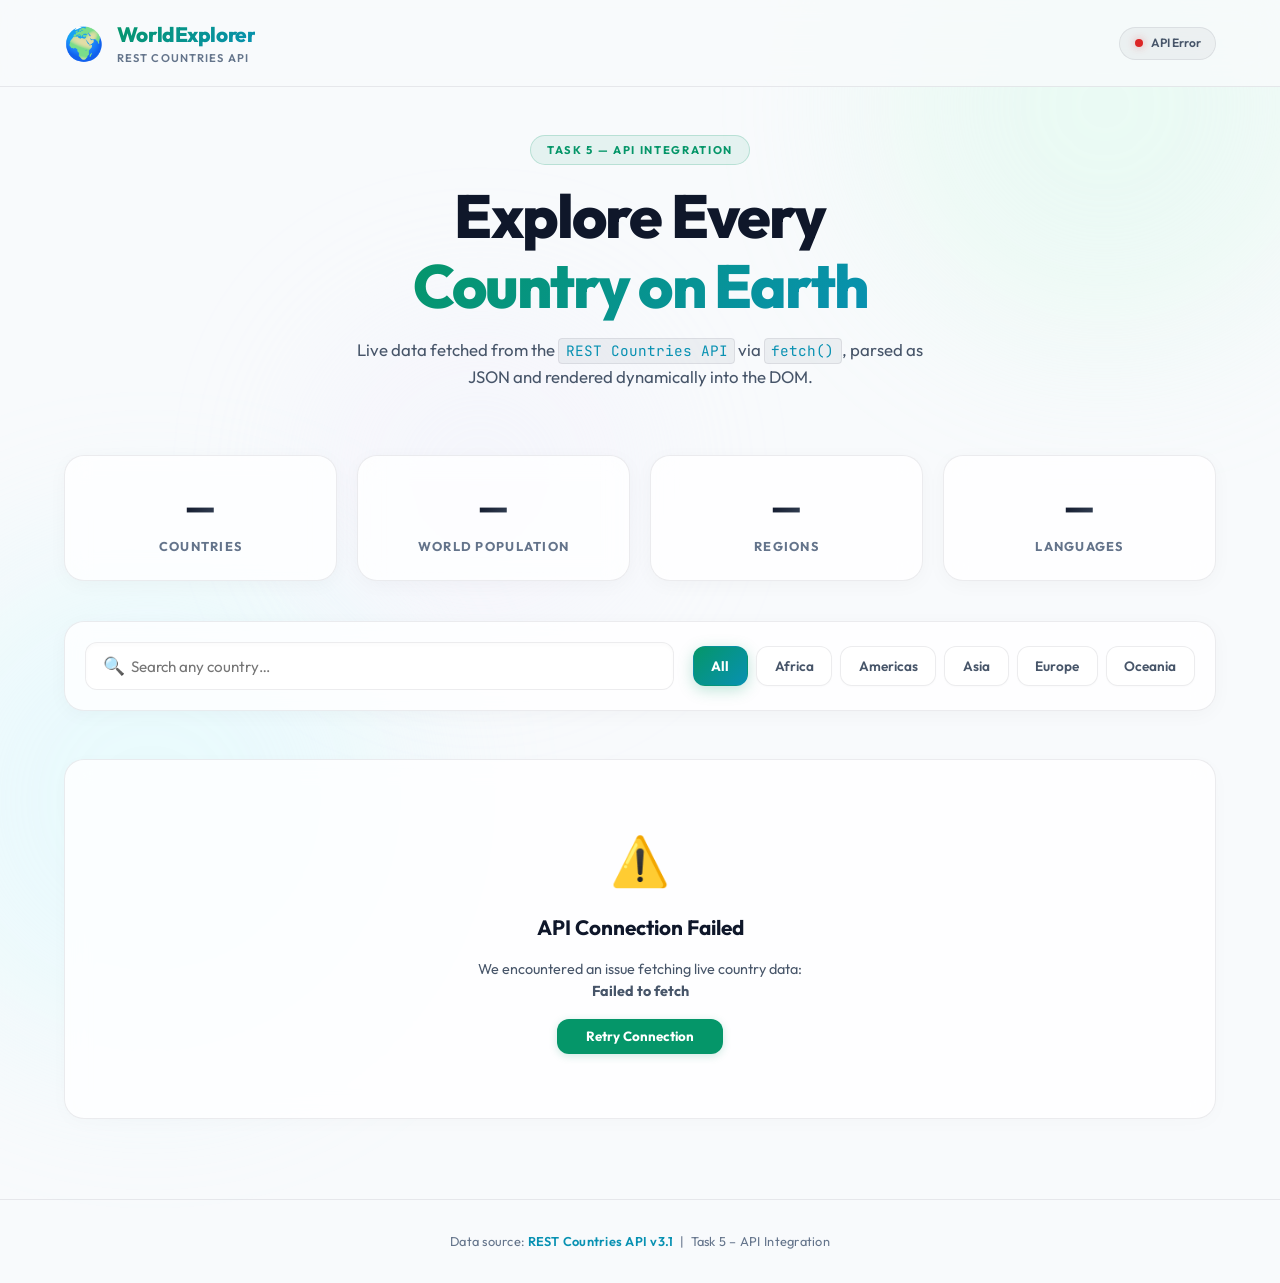
<file: Task5/index.html>
<!DOCTYPE html>
<html lang="en">
<head>
  <meta charset="UTF-8" />
  <meta name="viewport" content="width=device-width, initial-scale=1.0" />
  <meta name="description" content="World Explorer – Browse all countries of the world using live data from the REST Countries API." />
  <title>World Explorer | Task 5 – API Integration</title>
  <link rel="preconnect" href="https://fonts.googleapis.com" />
  <link rel="preconnect" href="https://fonts.gstatic.com" crossorigin />
  <link href="https://fonts.googleapis.com/css2?family=Outfit:wght@300;400;500;600;700;800&family=JetBrains+Mono:wght@400;500&display=swap" rel="stylesheet" />
  <link rel="stylesheet" href="styles.css" />
</head>
<body>

  <!-- Background blobs -->
  <div class="bg-blob blob-1"></div>
  <div class="bg-blob blob-2"></div>
  <div class="bg-blob blob-3"></div>

  <!-- ── HEADER ── -->
  <header class="header">
    <div class="header-inner">
      <div class="logo">
        <span class="logo-globe">🌍</span>
        <div class="logo-text-wrap">
          <span class="logo-title">WorldExplorer</span>
          <span class="logo-sub">REST Countries API</span>
        </div>
      </div>
      <div class="api-badge" id="api-badge">
        <span class="badge-dot" id="badge-dot"></span>
        <span id="badge-label">Connecting…</span>
      </div>
    </div>
  </header>

  <!-- ── MAIN ── -->
  <main class="main">

    <!-- Hero -->
    <section class="hero">
      <div class="task-chip">TASK 5 — API INTEGRATION</div>
      <h1 class="hero-title">Explore Every<br/><span class="hero-accent">Country on Earth</span></h1>
      <p class="hero-desc">
        Live data fetched from the <code>REST Countries API</code> via <code>fetch()</code>, 
        parsed as JSON and rendered dynamically into the DOM.
      </p>
    </section>

    <!-- Stats -->
    <div class="stats-row" id="stats-row">
      <div class="stat-card">
        <span class="stat-num" id="stat-countries">—</span>
        <span class="stat-lbl">Countries</span>
      </div>
      <div class="stat-card">
        <span class="stat-num" id="stat-population">—</span>
        <span class="stat-lbl">World Population</span>
      </div>
      <div class="stat-card">
        <span class="stat-num" id="stat-regions">—</span>
        <span class="stat-lbl">Regions</span>
      </div>
      <div class="stat-card">
        <span class="stat-num" id="stat-languages">—</span>
        <span class="stat-lbl">Languages</span>
      </div>
    </div>

    <!-- Controls: Search + Filter -->
    <div class="controls" id="controls">
      <div class="search-wrap">
        <span class="search-icon">🔍</span>
        <input
          type="text"
          id="search-input"
          class="search-input"
          placeholder="Search any country…"
          autocomplete="off"
          aria-label="Search countries"
        />
        <button class="clear-btn" id="clear-btn" aria-label="Clear search">✕</button>
      </div>
      <div class="filter-wrap" id="filter-wrap">
        <button class="filter-btn active" data-region="all">All</button>
        <button class="filter-btn" data-region="Africa">Africa</button>
        <button class="filter-btn" data-region="Americas">Americas</button>
        <button class="filter-btn" data-region="Asia">Asia</button>
        <button class="filter-btn" data-region="Europe">Europe</button>
        <button class="filter-btn" data-region="Oceania">Oceania</button>
      </div>
    </div>

    <!-- Results count -->
    <div class="results-meta" id="results-meta"></div>

    <!-- Country Cards Grid -->
    <div class="cards-grid" id="cards-grid">
      <!-- Skeleton placeholders -->
      <div class="country-card skeleton-card"><div class="sk-flag"></div><div class="sk-body"><div class="sk sk-title"></div><div class="sk sk-line"></div><div class="sk sk-line short"></div></div></div>
      <div class="country-card skeleton-card"><div class="sk-flag"></div><div class="sk-body"><div class="sk sk-title"></div><div class="sk sk-line"></div><div class="sk sk-line short"></div></div></div>
      <div class="country-card skeleton-card"><div class="sk-flag"></div><div class="sk-body"><div class="sk sk-title"></div><div class="sk sk-line"></div><div class="sk sk-line short"></div></div></div>
      <div class="country-card skeleton-card"><div class="sk-flag"></div><div class="sk-body"><div class="sk sk-title"></div><div class="sk sk-line"></div><div class="sk sk-line short"></div></div></div>
      <div class="country-card skeleton-card"><div class="sk-flag"></div><div class="sk-body"><div class="sk sk-title"></div><div class="sk sk-line"></div><div class="sk sk-line short"></div></div></div>
      <div class="country-card skeleton-card"><div class="sk-flag"></div><div class="sk-body"><div class="sk sk-title"></div><div class="sk sk-line"></div><div class="sk sk-line short"></div></div></div>
      <div class="country-card skeleton-card"><div class="sk-flag"></div><div class="sk-body"><div class="sk sk-title"></div><div class="sk sk-line"></div><div class="sk sk-line short"></div></div></div>
      <div class="country-card skeleton-card"><div class="sk-flag"></div><div class="sk-body"><div class="sk sk-title"></div><div class="sk sk-line"></div><div class="sk sk-line short"></div></div></div>
    </div>

    <!-- Load More -->
    <div class="load-more-wrap" id="load-more-wrap" style="display:none">
      <button class="load-more-btn" id="load-more-btn">Load More Countries</button>
    </div>



  </main>

  <!-- ── COUNTRY DETAIL MODAL ── -->
  <div class="modal-overlay" id="modal-overlay" role="dialog" aria-modal="true" aria-labelledby="modal-name">
    <div class="modal" id="modal">
      <button class="modal-close" id="modal-close" aria-label="Close">✕</button>
      <div class="modal-body" id="modal-body">
        <!-- filled by JS -->
      </div>
    </div>
  </div>

  <footer class="footer">
    Data source: <a href="https://restcountries.com" target="_blank" rel="noopener">REST Countries API v3.1</a>
    &nbsp;|&nbsp; Task 5 – API Integration
  </footer>

  <script src="script.js"></script>
</body>
</html>
</file>
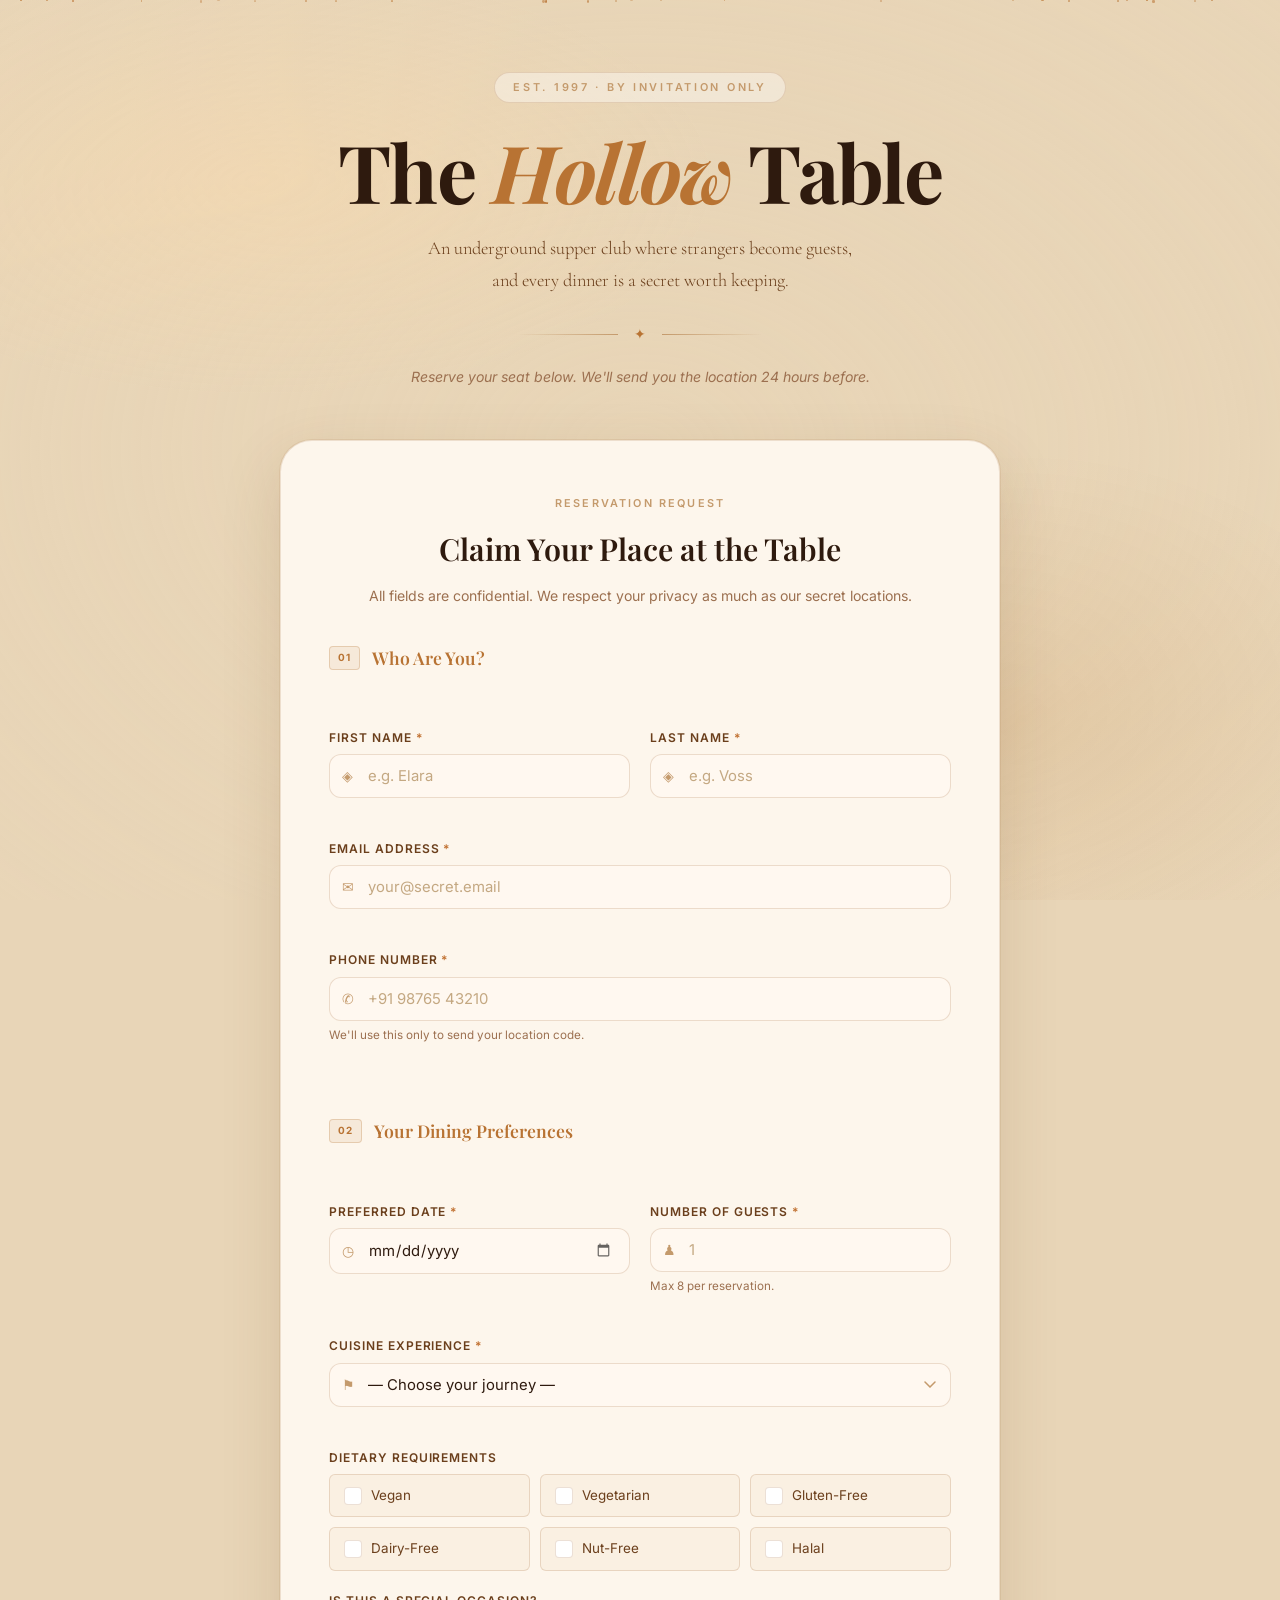
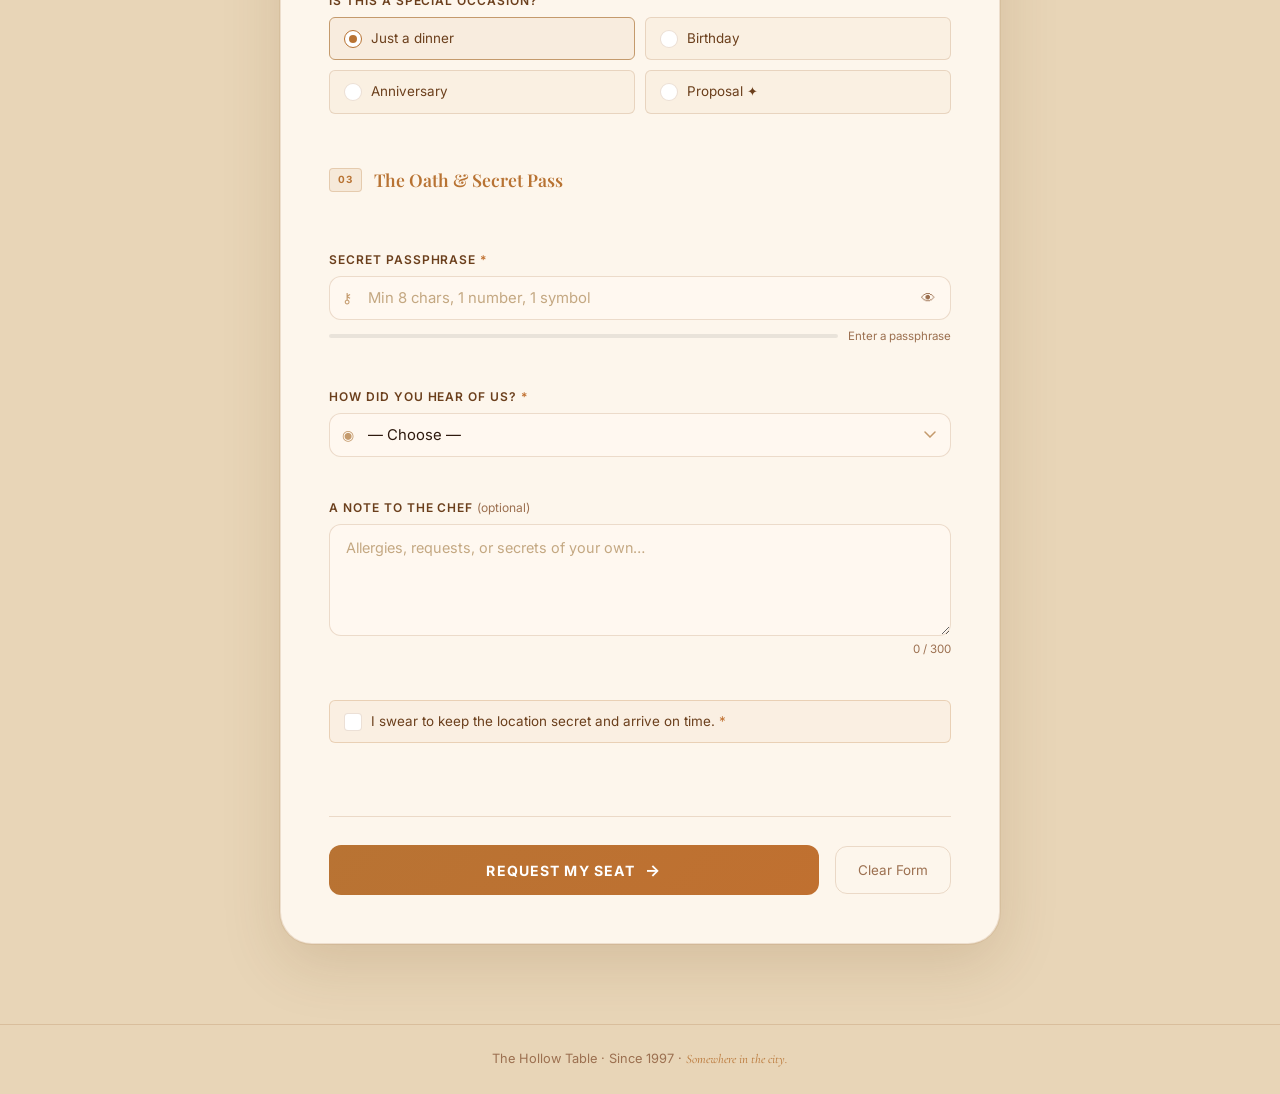
<file: Task6/index.html>
<!DOCTYPE html>
<html lang="en">
<head>
  <meta charset="UTF-8" />
  <meta name="viewport" content="width=device-width, initial-scale=1.0" />
  <meta name="description" content="Book an exclusive seat at The Hollow Table — an underground supper club offering secret, rotating chef-curated dining experiences." />
  <title>The Hollow Table | Secret Supper Club</title>
  <link rel="preconnect" href="https://fonts.googleapis.com" />
  <link rel="preconnect" href="https://fonts.gstatic.com" crossorigin />
  <link href="https://fonts.googleapis.com/css2?family=Playfair+Display:ital,wght@0,400;0,600;0,700;1,400;1,600&family=Inter:wght@300;400;500;600&family=Cormorant+Garamond:ital,wght@0,300;0,400;1,300;1,400&display=swap" rel="stylesheet" />
  <link rel="stylesheet" href="styles.css" />
</head>
<body>

  <!-- Animated background particles -->
  <div class="bg-overlay"></div>
  <div class="particles" id="particles"></div>

  <!-- Page Hero -->
  <header class="hero">
    <div class="hero-badge">Est. 1997 · By Invitation Only</div>
    <h1 class="hero-title">The <em>Hollow</em> Table</h1>
    <p class="hero-subtitle">An underground supper club where strangers become guests,<br/>and every dinner is a secret worth keeping.</p>
    <div class="hero-divider">
      <span class="divider-line"></span>
      <span class="divider-icon">✦</span>
      <span class="divider-line"></span>
    </div>
    <p class="hero-hint">Reserve your seat below. We'll send you the location 24 hours before.</p>
  </header>

  <!-- Main Booking Form -->
  <main class="form-container" id="main-content">
    <div class="form-card">

      <div class="form-header">
        <span class="form-tag">Reservation Request</span>
        <h2 class="form-title">Claim Your Place at the Table</h2>
        <p class="form-desc">All fields are confidential. We respect your privacy as much as our secret locations.</p>
      </div>

      <form id="supperForm" novalidate autocomplete="off">

        <!-- Section 1: Identity -->
        <fieldset class="form-section">
          <legend class="section-legend"><span class="legend-num">01</span> Who Are You?</legend>

          <div class="field-row">
            <div class="field-group" id="fg-firstName">
              <label for="firstName" class="field-label">First Name <span class="required">*</span></label>
              <div class="input-wrapper">
                <span class="input-icon">◈</span>
                <input type="text" id="firstName" name="firstName" class="field-input" placeholder="e.g. Elara" maxlength="50" />
              </div>
              <span class="field-error" id="err-firstName" role="alert"></span>
            </div>

            <div class="field-group" id="fg-lastName">
              <label for="lastName" class="field-label">Last Name <span class="required">*</span></label>
              <div class="input-wrapper">
                <span class="input-icon">◈</span>
                <input type="text" id="lastName" name="lastName" class="field-input" placeholder="e.g. Voss" maxlength="50" />
              </div>
              <span class="field-error" id="err-lastName" role="alert"></span>
            </div>
          </div>

          <div class="field-group" id="fg-email">
            <label for="email" class="field-label">Email Address <span class="required">*</span></label>
            <div class="input-wrapper">
              <span class="input-icon">✉</span>
              <input type="email" id="email" name="email" class="field-input" placeholder="your@secret.email" />
            </div>
            <span class="field-error" id="err-email" role="alert"></span>
          </div>

          <div class="field-group" id="fg-phone">
            <label for="phone" class="field-label">Phone Number <span class="required">*</span></label>
            <div class="input-wrapper">
              <span class="input-icon">✆</span>
              <input type="tel" id="phone" name="phone" class="field-input" placeholder="+91 98765 43210" maxlength="15" />
            </div>
            <span class="field-hint">We'll use this only to send your location code.</span>
            <span class="field-error" id="err-phone" role="alert"></span>
          </div>
        </fieldset>

        <!-- Section 2: Dining Details -->
        <fieldset class="form-section">
          <legend class="section-legend"><span class="legend-num">02</span> Your Dining Preferences</legend>

          <div class="field-row">
            <div class="field-group" id="fg-date">
              <label for="date" class="field-label">Preferred Date <span class="required">*</span></label>
              <div class="input-wrapper">
                <span class="input-icon">◷</span>
                <input type="date" id="date" name="date" class="field-input" />
              </div>
              <span class="field-error" id="err-date" role="alert"></span>
            </div>

            <div class="field-group" id="fg-guests">
              <label for="guests" class="field-label">Number of Guests <span class="required">*</span></label>
              <div class="input-wrapper">
                <span class="input-icon">♟</span>
                <input type="number" id="guests" name="guests" class="field-input" placeholder="1" min="1" max="8" />
              </div>
              <span class="field-hint">Max 8 per reservation.</span>
              <span class="field-error" id="err-guests" role="alert"></span>
            </div>
          </div>

          <div class="field-group" id="fg-cuisine">
            <label for="cuisine" class="field-label">Cuisine Experience <span class="required">*</span></label>
            <div class="input-wrapper select-wrapper">
              <span class="input-icon">⚑</span>
              <select id="cuisine" name="cuisine" class="field-input field-select">
                <option value="">— Choose your journey —</option>
                <option value="omakase">Japanese Omakase</option>
                <option value="nordic">New Nordic</option>
                <option value="mex-modern">Modern Mexican</option>
                <option value="levantine">Levantine Feast</option>
                <option value="peruvian">Peruvian Fusion</option>
                <option value="westAfrican">West African Roots</option>
                <option value="chefSurprise">Chef's Surprise (Rotating)</option>
              </select>
            </div>
            <span class="field-error" id="err-cuisine" role="alert"></span>
          </div>

          <div class="field-group" id="fg-dietary">
            <label class="field-label">Dietary Requirements</label>
            <div class="checkbox-grid">
              <label class="checkbox-label" id="cb-vegan">
                <input type="checkbox" name="dietary" value="vegan" id="diet-vegan" class="cb-input" />
                <span class="cb-custom"></span>
                <span class="cb-text">Vegan</span>
              </label>
              <label class="checkbox-label" id="cb-vegetarian">
                <input type="checkbox" name="dietary" value="vegetarian" id="diet-vegetarian" class="cb-input" />
                <span class="cb-custom"></span>
                <span class="cb-text">Vegetarian</span>
              </label>
              <label class="checkbox-label" id="cb-glutenFree">
                <input type="checkbox" name="dietary" value="glutenFree" id="diet-glutenFree" class="cb-input" />
                <span class="cb-custom"></span>
                <span class="cb-text">Gluten-Free</span>
              </label>
              <label class="checkbox-label" id="cb-dairyFree">
                <input type="checkbox" name="dietary" value="dairyFree" id="diet-dairyFree" class="cb-input" />
                <span class="cb-custom"></span>
                <span class="cb-text">Dairy-Free</span>
              </label>
              <label class="checkbox-label" id="cb-nutFree">
                <input type="checkbox" name="dietary" value="nutFree" id="diet-nutFree" class="cb-input" />
                <span class="cb-custom"></span>
                <span class="cb-text">Nut-Free</span>
              </label>
              <label class="checkbox-label" id="cb-halal">
                <input type="checkbox" name="dietary" value="halal" id="diet-halal" class="cb-input" />
                <span class="cb-custom"></span>
                <span class="cb-text">Halal</span>
              </label>
            </div>
          </div>

          <div class="field-group" id="fg-occasion">
            <label class="field-label">Is This a Special Occasion?</label>
            <div class="radio-grid">
              <label class="radio-label" id="rb-none">
                <input type="radio" name="occasion" value="none" id="occ-none" class="rb-input" checked />
                <span class="rb-custom"></span>
                <span class="rb-text">Just a dinner</span>
              </label>
              <label class="radio-label" id="rb-birthday">
                <input type="radio" name="occasion" value="birthday" id="occ-birthday" class="rb-input" />
                <span class="rb-custom"></span>
                <span class="rb-text">Birthday</span>
              </label>
              <label class="radio-label" id="rb-anniversary">
                <input type="radio" name="occasion" value="anniversary" id="occ-anniversary" class="rb-input" />
                <span class="rb-custom"></span>
                <span class="rb-text">Anniversary</span>
              </label>
              <label class="radio-label" id="rb-proposal">
                <input type="radio" name="occasion" value="proposal" id="occ-proposal" class="rb-input" />
                <span class="rb-custom"></span>
                <span class="rb-text">Proposal ✦</span>
              </label>
            </div>
          </div>
        </fieldset>

        <!-- Section 3: The Secret -->
        <fieldset class="form-section">
          <legend class="section-legend"><span class="legend-num">03</span> The Oath & Secret Pass</legend>

          <div class="field-group" id="fg-password">
            <label for="secretPass" class="field-label">Secret Passphrase <span class="required">*</span></label>
            <div class="input-wrapper">
              <span class="input-icon">⚷</span>
              <input type="password" id="secretPass" name="secretPass" class="field-input" placeholder="Min 8 chars, 1 number, 1 symbol" />
              <button type="button" class="toggle-pass" id="togglePass" aria-label="Toggle password visibility">👁</button>
            </div>
            <div class="password-strength" id="passStrength">
              <div class="strength-bar">
                <span class="strength-fill" id="strengthFill"></span>
              </div>
              <span class="strength-label" id="strengthLabel">Enter a passphrase</span>
            </div>
            <span class="field-error" id="err-secretPass" role="alert"></span>
          </div>

          <div class="field-group" id="fg-howHeard">
            <label for="howHeard" class="field-label">How Did You Hear of Us? <span class="required">*</span></label>
            <div class="input-wrapper select-wrapper">
              <span class="input-icon">◉</span>
              <select id="howHeard" name="howHeard" class="field-input field-select">
                <option value="">— Choose —</option>
                <option value="whisper">A whisper from a friend</option>
                <option value="instagram">Instagram (shh…)</option>
                <option value="magazine">A magazine I can't name</option>
                <option value="chance">Pure chance</option>
                <option value="other">I'd rather not say</option>
              </select>
            </div>
            <span class="field-error" id="err-howHeard" role="alert"></span>
          </div>

          <div class="field-group" id="fg-message">
            <label for="message" class="field-label">A Note to the Chef <span class="optional">(optional)</span></label>
            <div class="input-wrapper textarea-wrapper">
              <textarea id="message" name="message" class="field-input field-textarea" placeholder="Allergies, requests, or secrets of your own…" maxlength="300" rows="4"></textarea>
            </div>
            <span class="char-count" id="charCount">0 / 300</span>
            <span class="field-error" id="err-message" role="alert"></span>
          </div>

          <div class="field-group" id="fg-terms">
            <label class="checkbox-label terms-check" id="cb-terms">
              <input type="checkbox" id="terms" name="terms" class="cb-input" />
              <span class="cb-custom"></span>
              <span class="cb-text">I swear to keep the location secret and arrive on time. <span class="required">*</span></span>
            </label>
            <span class="field-error" id="err-terms" role="alert"></span>
          </div>
        </fieldset>

        <!-- Submit -->
        <div class="form-actions">
          <button type="submit" class="btn-submit" id="submitBtn">
            <span class="btn-text">Request My Seat</span>
            <span class="btn-icon">→</span>
          </button>
          <button type="reset" class="btn-reset" id="resetBtn">Clear Form</button>
        </div>

      </form>

      <!-- Success Message -->
      <div class="success-card" id="successCard" hidden>
        <div class="success-icon">✦</div>
        <h3 class="success-title">Your seat is requested.</h3>
        <p class="success-text">We'll confirm your reservation and send the secret location code to your phone 24 hours before dinner. Until then — tell no one.</p>
        <button class="btn-new" id="newReservationBtn">Make Another Reservation</button>
      </div>

    </div>
  </main>

  <!-- Footer -->
  <footer class="site-footer">
    <p>The Hollow Table · Since 1997 · <em>Somewhere in the city.</em></p>
  </footer>

  <script src="script.js"></script>
</body>
</html>
</file>
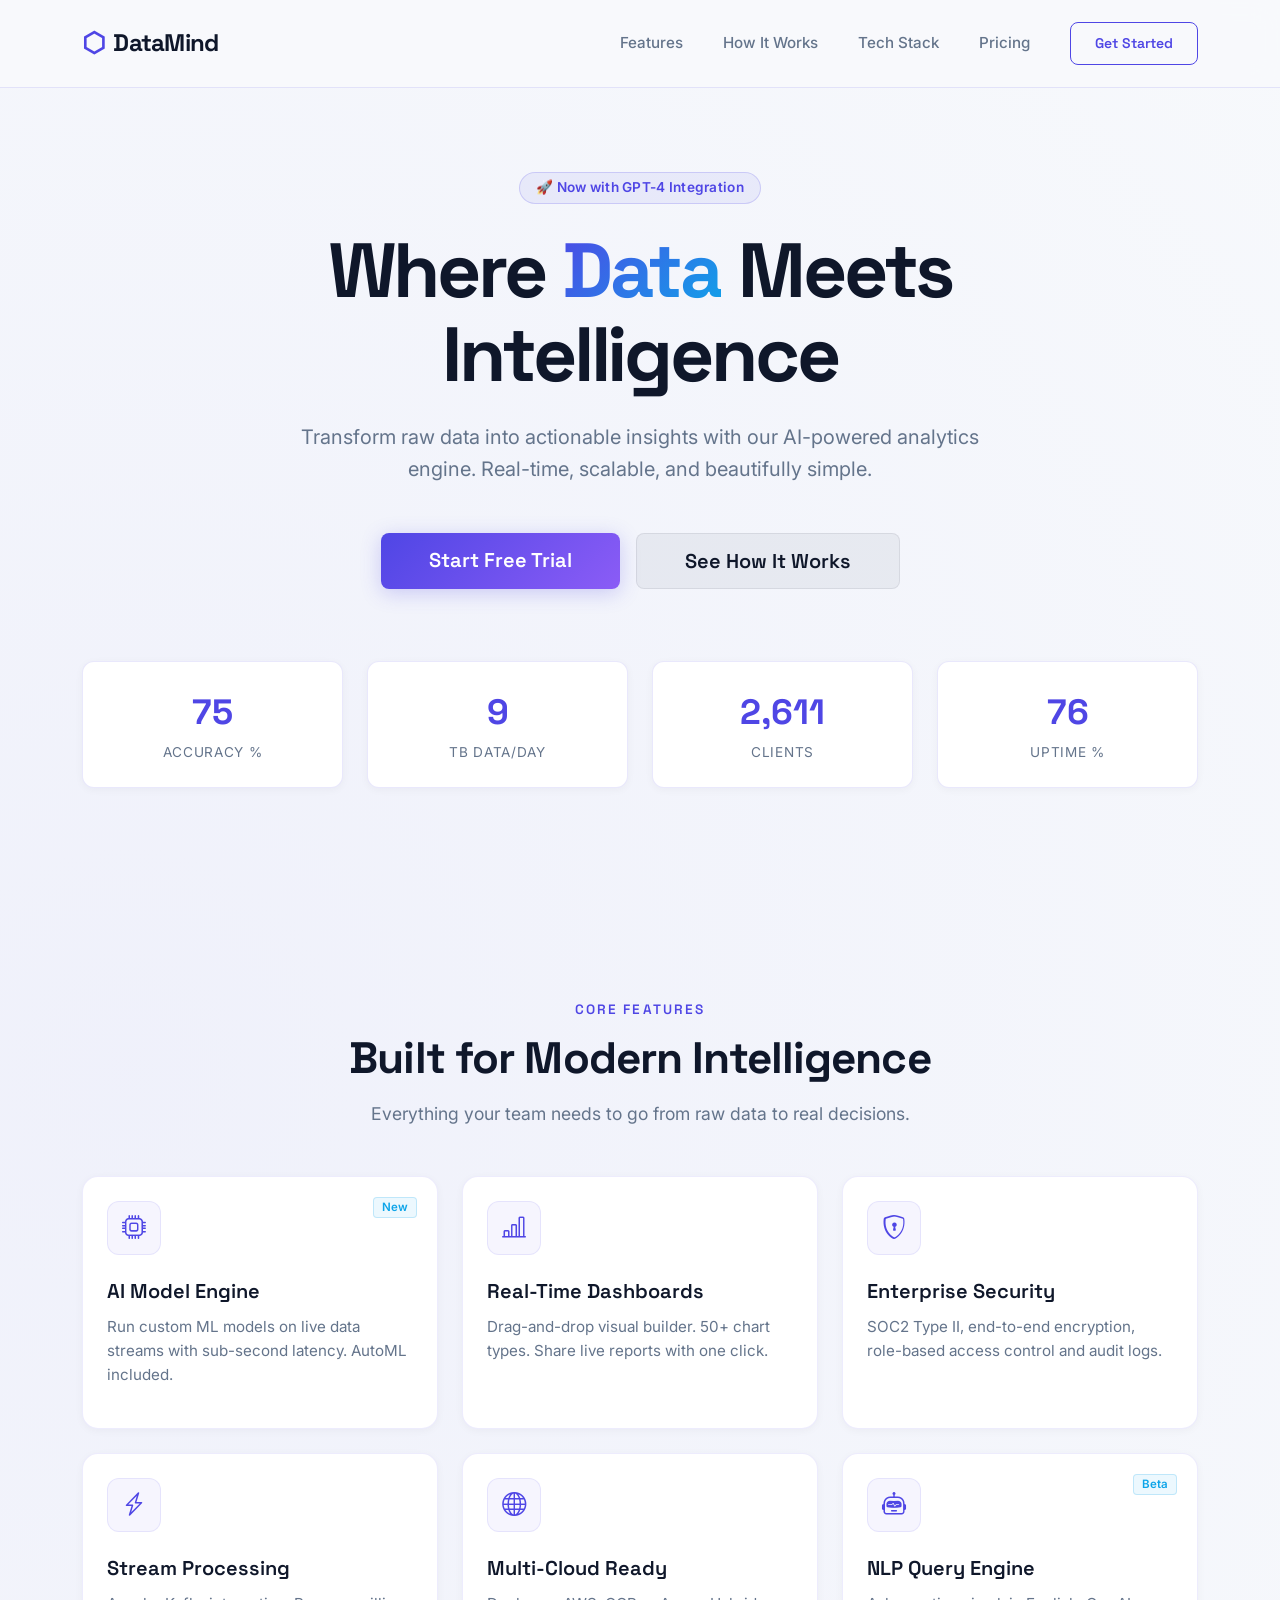
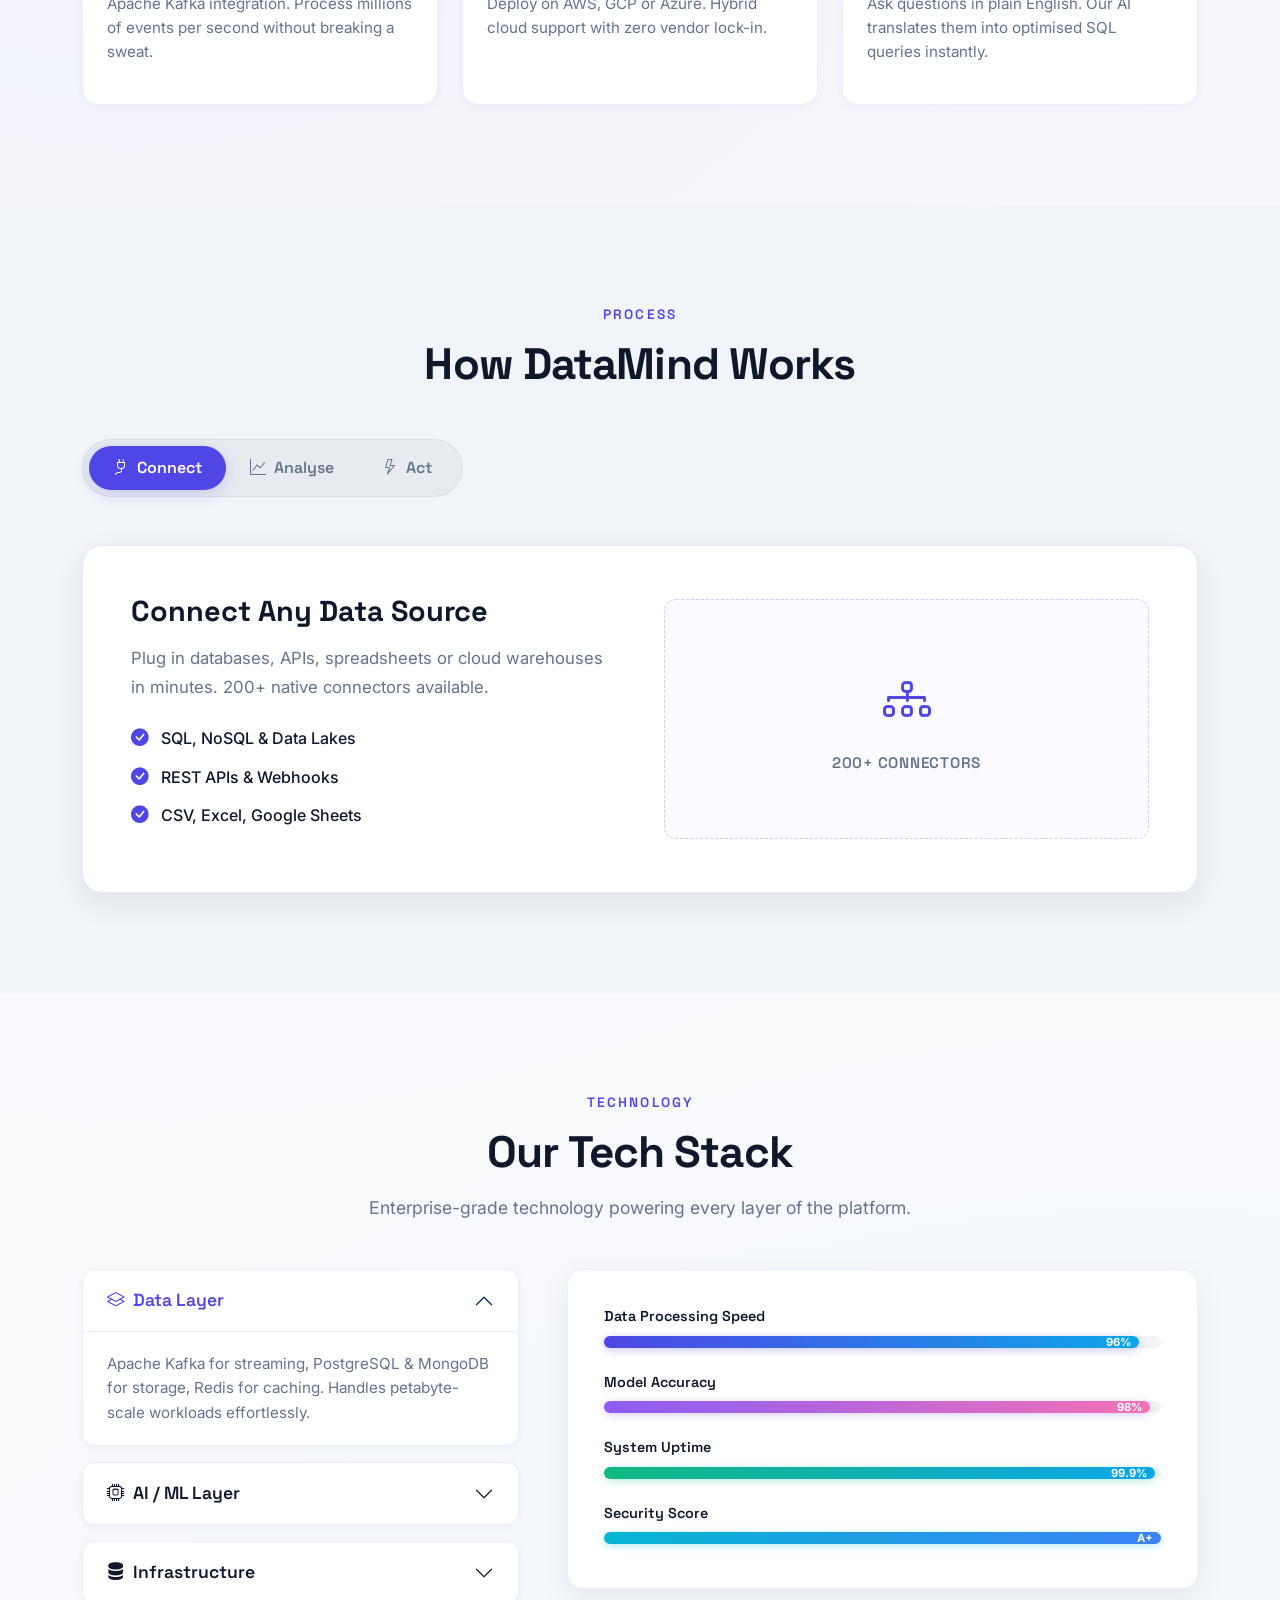
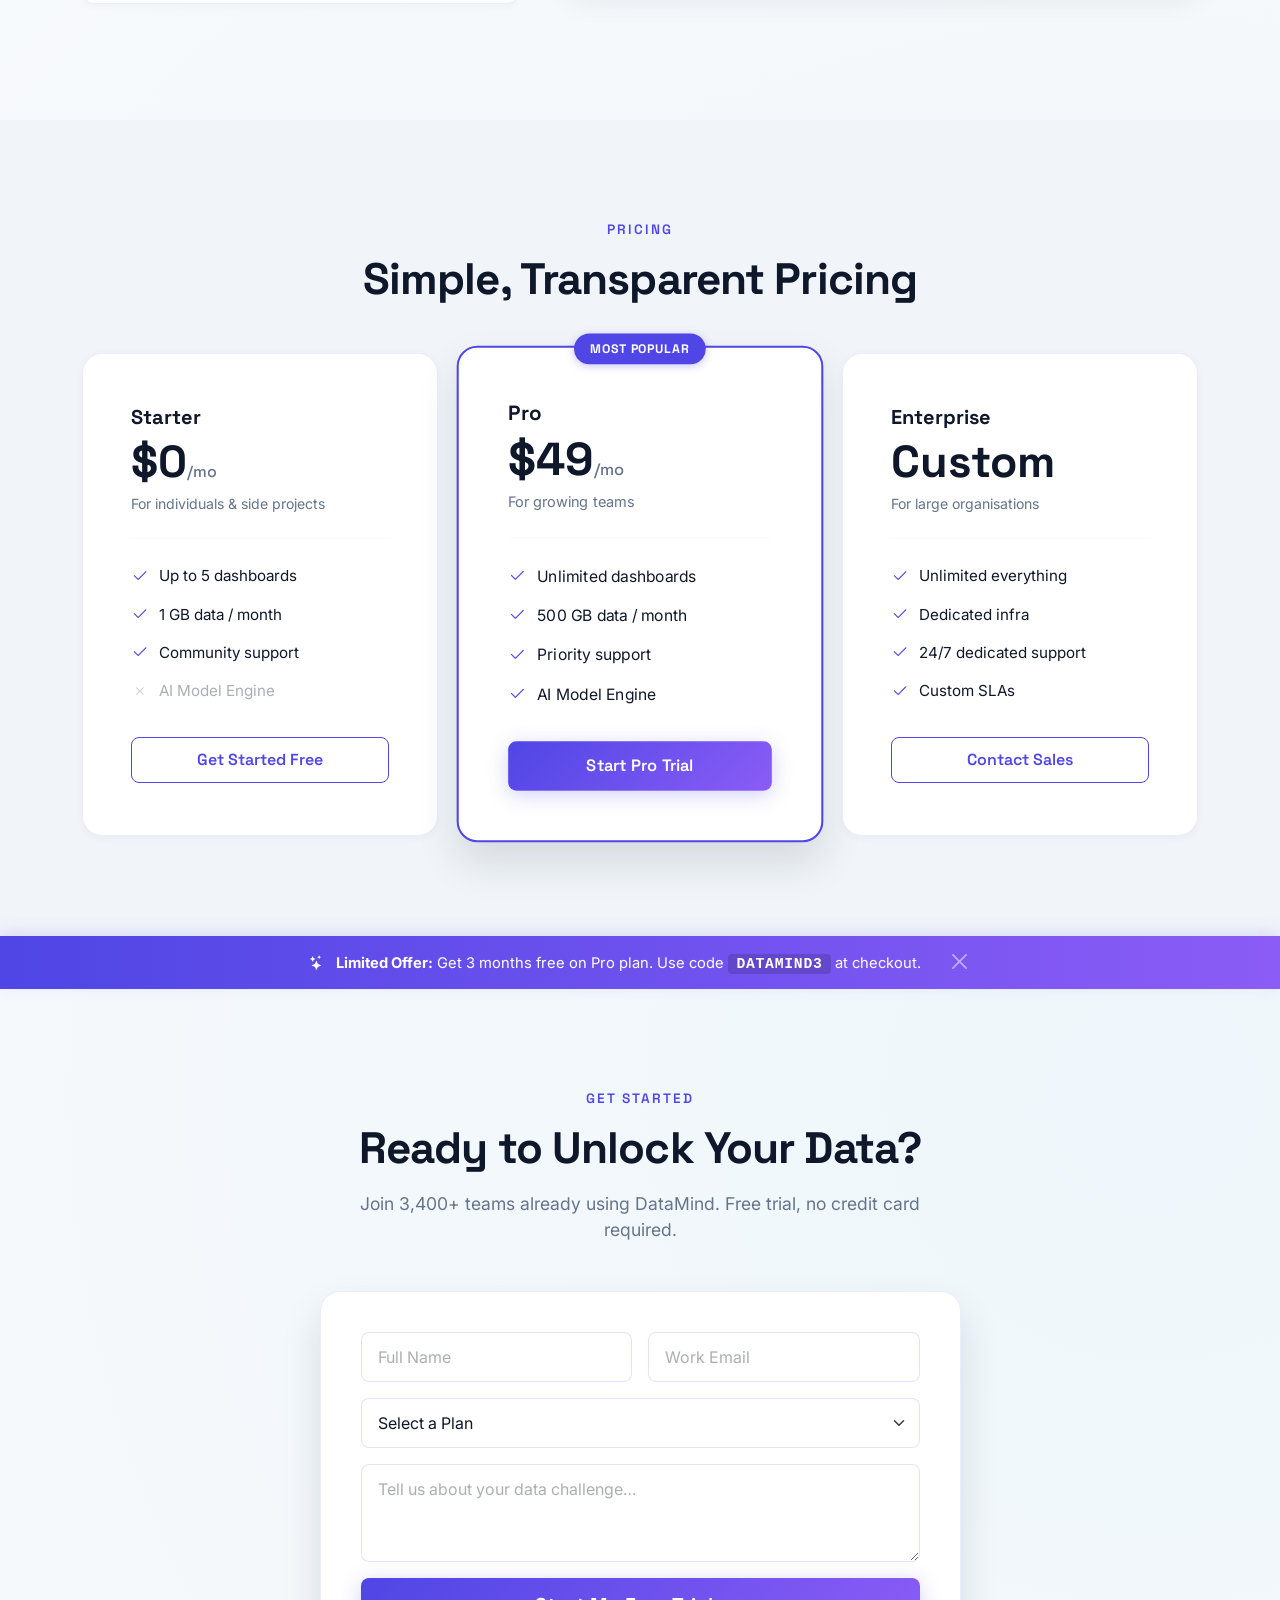
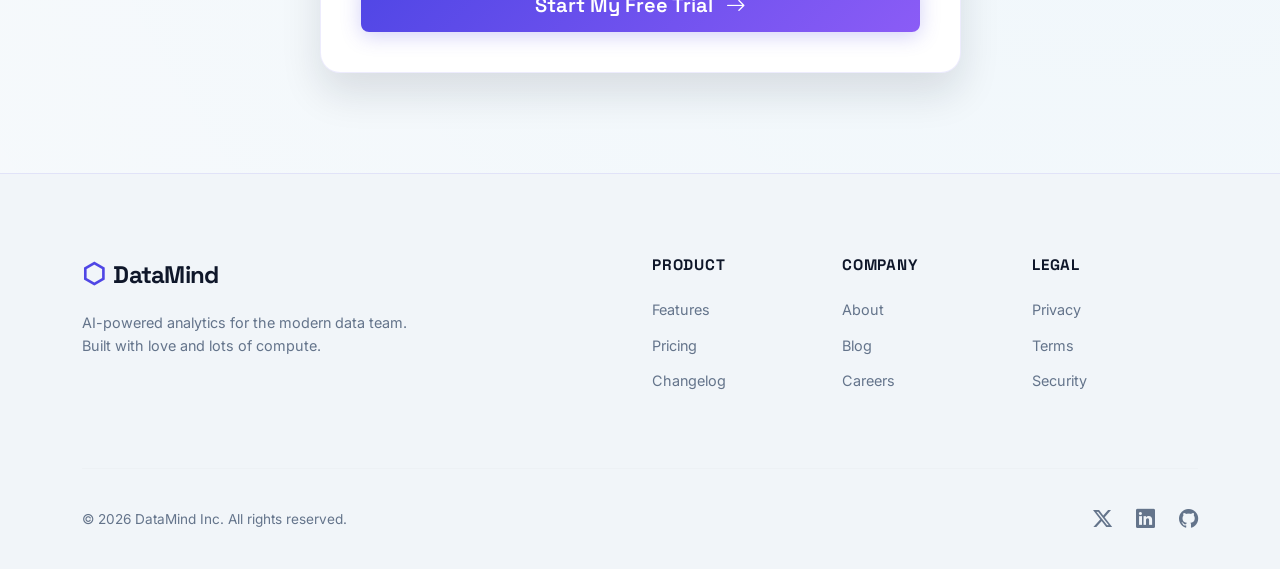
<file: Task7/index.html>
<!DOCTYPE html>
<html lang="en">
<head>
  <meta charset="UTF-8"/>
  <meta name="viewport" content="width=device-width, initial-scale=1.0"/>
  <meta name="description" content="DataMind — Where Data Meets Intelligence. AI-powered analytics platform."/>
  <title>DataMind | Where Data Meets Intelligence</title>
  <link rel="preconnect" href="https://fonts.googleapis.com"/>
  <link href="https://fonts.googleapis.com/css2?family=Inter:wght@300;400;500;600;700;800&family=Space+Grotesk:wght@400;500;700&display=swap" rel="stylesheet"/>
  <link href="https://cdn.jsdelivr.net/npm/bootstrap@5.3.3/dist/css/bootstrap.min.css" rel="stylesheet"/>
  <link href="https://cdn.jsdelivr.net/npm/bootstrap-icons@1.11.3/font/bootstrap-icons.min.css" rel="stylesheet"/>
  <link rel="stylesheet" href="styles.css"/>
</head>
<body>

<!-- NAVBAR -->
<nav class="navbar navbar-expand-lg navbar-dark dm-navbar fixed-top">
  <div class="container">
    <a class="navbar-brand dm-brand" href="#">
      <span class="brand-icon">⬡</span> DataMind
    </a>
    <button class="navbar-toggler border-0" type="button" data-bs-toggle="collapse" data-bs-target="#navMenu">
      <span class="navbar-toggler-icon"></span>
    </button>
    <div class="collapse navbar-collapse" id="navMenu">
      <ul class="navbar-nav ms-auto align-items-lg-center gap-lg-2">
        <li class="nav-item"><a class="nav-link" href="#features">Features</a></li>
        <li class="nav-item"><a class="nav-link" href="#howitworks">How It Works</a></li>
        <li class="nav-item"><a class="nav-link" href="#stack">Tech Stack</a></li>
        <li class="nav-item"><a class="nav-link" href="#pricing">Pricing</a></li>
        <li class="nav-item ms-lg-3">
          <a class="btn dm-btn-outline btn-sm" href="#contact">Get Started</a>
        </li>
      </ul>
    </div>
  </div>
</nav>

<!-- HERO -->
<section class="dm-hero d-flex align-items-center" id="home">
  <div class="container text-center">
    <span class="badge dm-badge-pill mb-4">🚀 Now with GPT-4 Integration</span>
    <h1 class="dm-hero-title">Where <span class="dm-gradient-text">Data</span> Meets<br/>Intelligence</h1>
    <p class="dm-hero-sub mx-auto">Transform raw data into actionable insights with our AI-powered analytics engine. Real-time, scalable, and beautifully simple.</p>
    <div class="d-flex gap-3 justify-content-center flex-wrap mt-5">
      <a href="#contact" class="btn dm-btn-primary btn-lg px-5">Start Free Trial</a>
      <a href="#howitworks" class="btn dm-btn-ghost btn-lg px-5">See How It Works</a>
    </div>
    <!-- Stats row -->
    <div class="row g-4 mt-5 justify-content-center">
      <div class="col-6 col-md-3">
        <div class="dm-stat-card">
          <div class="dm-stat-num" data-count="98">0</div>
          <div class="dm-stat-label">Accuracy %</div>
        </div>
      </div>
      <div class="col-6 col-md-3">
        <div class="dm-stat-card">
          <div class="dm-stat-num" data-count="12">0</div>
          <div class="dm-stat-label">TB Data/Day</div>
        </div>
      </div>
      <div class="col-6 col-md-3">
        <div class="dm-stat-card">
          <div class="dm-stat-num" data-count="3400">0</div>
          <div class="dm-stat-label">Clients</div>
        </div>
      </div>
      <div class="col-6 col-md-3">
        <div class="dm-stat-card">
          <div class="dm-stat-num" data-count="99">0</div>
          <div class="dm-stat-label">Uptime %</div>
        </div>
      </div>
    </div>
  </div>
</section>

<!-- FEATURES -->
<section class="dm-section" id="features">
  <div class="container">
    <div class="text-center mb-5">
      <span class="dm-section-tag">Core Features</span>
      <h2 class="dm-section-title">Built for Modern Intelligence</h2>
      <p class="dm-section-sub">Everything your team needs to go from raw data to real decisions.</p>
    </div>
    <div class="row g-4">
      <div class="col-md-6 col-lg-4">
        <div class="card dm-feature-card h-100">
          <div class="card-body p-4">
            <div class="dm-feature-icon"><i class="bi bi-cpu"></i></div>
            <h5 class="card-title dm-card-title">AI Model Engine</h5>
            <p class="card-text dm-card-text">Run custom ML models on live data streams with sub-second latency. AutoML included.</p>
            <span class="badge dm-badge-feature">New</span>
          </div>
        </div>
      </div>
      <div class="col-md-6 col-lg-4">
        <div class="card dm-feature-card h-100">
          <div class="card-body p-4">
            <div class="dm-feature-icon"><i class="bi bi-bar-chart-line"></i></div>
            <h5 class="card-title dm-card-title">Real-Time Dashboards</h5>
            <p class="card-text dm-card-text">Drag-and-drop visual builder. 50+ chart types. Share live reports with one click.</p>
          </div>
        </div>
      </div>
      <div class="col-md-6 col-lg-4">
        <div class="card dm-feature-card h-100">
          <div class="card-body p-4">
            <div class="dm-feature-icon"><i class="bi bi-shield-lock"></i></div>
            <h5 class="card-title dm-card-title">Enterprise Security</h5>
            <p class="card-text dm-card-text">SOC2 Type II, end-to-end encryption, role-based access control and audit logs.</p>
          </div>
        </div>
      </div>
      <div class="col-md-6 col-lg-4">
        <div class="card dm-feature-card h-100">
          <div class="card-body p-4">
            <div class="dm-feature-icon"><i class="bi bi-lightning-charge"></i></div>
            <h5 class="card-title dm-card-title">Stream Processing</h5>
            <p class="card-text dm-card-text">Apache Kafka integration. Process millions of events per second without breaking a sweat.</p>
          </div>
        </div>
      </div>
      <div class="col-md-6 col-lg-4">
        <div class="card dm-feature-card h-100">
          <div class="card-body p-4">
            <div class="dm-feature-icon"><i class="bi bi-globe"></i></div>
            <h5 class="card-title dm-card-title">Multi-Cloud Ready</h5>
            <p class="card-text dm-card-text">Deploy on AWS, GCP or Azure. Hybrid cloud support with zero vendor lock-in.</p>
          </div>
        </div>
      </div>
      <div class="col-md-6 col-lg-4">
        <div class="card dm-feature-card h-100">
          <div class="card-body p-4">
            <div class="dm-feature-icon"><i class="bi bi-robot"></i></div>
            <h5 class="card-title dm-card-title">NLP Query Engine</h5>
            <p class="card-text dm-card-text">Ask questions in plain English. Our AI translates them into optimised SQL queries instantly.</p>
            <span class="badge dm-badge-feature">Beta</span>
          </div>
        </div>
      </div>
    </div>
  </div>
</section>

<!-- HOW IT WORKS — Bootstrap Tabs -->
<section class="dm-section dm-section-alt" id="howitworks">
  <div class="container">
    <div class="text-center mb-5">
      <span class="dm-section-tag">Process</span>
      <h2 class="dm-section-title">How DataMind Works</h2>
    </div>
    <ul class="nav nav-pills dm-tabs justify-content-center mb-5" id="howTabs" role="tablist">
      <li class="nav-item" role="presentation">
        <button class="nav-link active" data-bs-toggle="pill" data-bs-target="#tab-connect" type="button">
          <i class="bi bi-plug me-2"></i>Connect
        </button>
      </li>
      <li class="nav-item" role="presentation">
        <button class="nav-link" data-bs-toggle="pill" data-bs-target="#tab-analyze" type="button">
          <i class="bi bi-graph-up me-2"></i>Analyse
        </button>
      </li>
      <li class="nav-item" role="presentation">
        <button class="nav-link" data-bs-toggle="pill" data-bs-target="#tab-act" type="button">
          <i class="bi bi-lightning me-2"></i>Act
        </button>
      </li>
    </ul>
    <div class="tab-content dm-tab-content" id="howTabsContent">
      <div class="tab-pane fade show active" id="tab-connect">
        <div class="row align-items-center g-5">
          <div class="col-md-6">
            <h3 class="dm-tab-heading">Connect Any Data Source</h3>
            <p class="dm-tab-text">Plug in databases, APIs, spreadsheets or cloud warehouses in minutes. 200+ native connectors available.</p>
            <ul class="list-unstyled dm-check-list">
              <li><i class="bi bi-check-circle-fill"></i> SQL, NoSQL & Data Lakes</li>
              <li><i class="bi bi-check-circle-fill"></i> REST APIs & Webhooks</li>
              <li><i class="bi bi-check-circle-fill"></i> CSV, Excel, Google Sheets</li>
            </ul>
          </div>
          <div class="col-md-6">
            <div class="dm-tab-visual"><i class="bi bi-diagram-3"></i><span>200+ Connectors</span></div>
          </div>
        </div>
      </div>
      <div class="tab-pane fade" id="tab-analyze">
        <div class="row align-items-center g-5">
          <div class="col-md-6">
            <h3 class="dm-tab-heading">AI-Powered Analysis</h3>
            <p class="dm-tab-text">Our engine automatically detects patterns, anomalies and trends. No data science degree required.</p>
            <ul class="list-unstyled dm-check-list">
              <li><i class="bi bi-check-circle-fill"></i> Predictive Analytics</li>
              <li><i class="bi bi-check-circle-fill"></i> Anomaly Detection</li>
              <li><i class="bi bi-check-circle-fill"></i> Natural Language Queries</li>
            </ul>
          </div>
          <div class="col-md-6">
            <div class="dm-tab-visual"><i class="bi bi-brain"></i><span>AI Analysis Engine</span></div>
          </div>
        </div>
      </div>
      <div class="tab-pane fade" id="tab-act">
        <div class="row align-items-center g-5">
          <div class="col-md-6">
            <h3 class="dm-tab-heading">Act on Insights Instantly</h3>
            <p class="dm-tab-text">Set automated alerts, trigger workflows and share beautiful reports with stakeholders in one click.</p>
            <ul class="list-unstyled dm-check-list">
              <li><i class="bi bi-check-circle-fill"></i> Automated Alerts & Reports</li>
              <li><i class="bi bi-check-circle-fill"></i> Slack, Teams & Email Integration</li>
              <li><i class="bi bi-check-circle-fill"></i> One-click Dashboard Sharing</li>
            </ul>
          </div>
          <div class="col-md-6">
            <div class="dm-tab-visual"><i class="bi bi-send-check"></i><span>Instant Actions</span></div>
          </div>
        </div>
      </div>
    </div>
  </div>
</section>

<!-- TECH STACK — Bootstrap Accordion + Progress Bars -->
<section class="dm-section" id="stack">
  <div class="container">
    <div class="text-center mb-5">
      <span class="dm-section-tag">Technology</span>
      <h2 class="dm-section-title">Our Tech Stack</h2>
      <p class="dm-section-sub">Enterprise-grade technology powering every layer of the platform.</p>
    </div>
    <div class="row g-5 align-items-start">
      <div class="col-lg-5">
        <div class="accordion dm-accordion" id="techAccordion">
          <div class="accordion-item dm-acc-item">
            <h2 class="accordion-header">
              <button class="accordion-button dm-acc-btn" type="button" data-bs-toggle="collapse" data-bs-target="#acc1">
                <i class="bi bi-layers me-2"></i> Data Layer
              </button>
            </h2>
            <div id="acc1" class="accordion-collapse collapse show" data-bs-parent="#techAccordion">
              <div class="accordion-body dm-acc-body">Apache Kafka for streaming, PostgreSQL & MongoDB for storage, Redis for caching. Handles petabyte-scale workloads effortlessly.</div>
            </div>
          </div>
          <div class="accordion-item dm-acc-item">
            <h2 class="accordion-header">
              <button class="accordion-button dm-acc-btn collapsed" type="button" data-bs-toggle="collapse" data-bs-target="#acc2">
                <i class="bi bi-cpu me-2"></i> AI / ML Layer
              </button>
            </h2>
            <div id="acc2" class="accordion-collapse collapse" data-bs-parent="#techAccordion">
              <div class="accordion-body dm-acc-body">TensorFlow, PyTorch, scikit-learn. GPT-4 via OpenAI API. AutoML pipeline with MLflow tracking and model versioning.</div>
            </div>
          </div>
          <div class="accordion-item dm-acc-item">
            <h2 class="accordion-header">
              <button class="accordion-button dm-acc-btn collapsed" type="button" data-bs-toggle="collapse" data-bs-target="#acc3">
                <i class="bi bi-server me-2"></i> Infrastructure
              </button>
            </h2>
            <div id="acc3" class="accordion-collapse collapse" data-bs-parent="#techAccordion">
              <div class="accordion-body dm-acc-body">Kubernetes orchestration on multi-cloud. Terraform IaC, GitHub Actions CI/CD, Prometheus + Grafana observability.</div>
            </div>
          </div>
        </div>
      </div>
      <div class="col-lg-7">
        <div class="dm-progress-section">
          <p class="dm-progress-label">Data Processing Speed</p>
          <div class="progress dm-progress mb-4"><div class="progress-bar dm-bar" data-width="96" style="width:0%">96%</div></div>
          <p class="dm-progress-label">Model Accuracy</p>
          <div class="progress dm-progress mb-4"><div class="progress-bar dm-bar dm-bar-purple" data-width="98" style="width:0%">98%</div></div>
          <p class="dm-progress-label">System Uptime</p>
          <div class="progress dm-progress mb-4"><div class="progress-bar dm-bar dm-bar-green" data-width="99" style="width:0%">99.9%</div></div>
          <p class="dm-progress-label">Security Score</p>
          <div class="progress dm-progress mb-2"><div class="progress-bar dm-bar dm-bar-cyan" data-width="100" style="width:0%">A+</div></div>
        </div>
      </div>
    </div>
  </div>
</section>

<!-- PRICING — Bootstrap Cards -->
<section class="dm-section dm-section-alt" id="pricing">
  <div class="container">
    <div class="text-center mb-5">
      <span class="dm-section-tag">Pricing</span>
      <h2 class="dm-section-title">Simple, Transparent Pricing</h2>
    </div>
    <div class="row g-4 justify-content-center">
      <div class="col-md-6 col-lg-4">
        <div class="card dm-price-card h-100">
          <div class="card-body p-4 p-xl-5">
            <p class="dm-plan-name">Starter</p>
            <div class="dm-price">$0<span>/mo</span></div>
            <p class="dm-plan-sub">For individuals & side projects</p>
            <hr class="dm-hr"/>
            <ul class="list-unstyled dm-plan-features">
              <li><i class="bi bi-check2"></i> Up to 5 dashboards</li>
              <li><i class="bi bi-check2"></i> 1 GB data / month</li>
              <li><i class="bi bi-check2"></i> Community support</li>
              <li class="dm-feature-off"><i class="bi bi-x"></i> AI Model Engine</li>
            </ul>
            <a href="#contact" class="btn dm-btn-outline w-100 mt-3">Get Started Free</a>
          </div>
        </div>
      </div>
      <div class="col-md-6 col-lg-4">
        <div class="card dm-price-card dm-price-card-featured h-100">
          <div class="dm-popular-badge">Most Popular</div>
          <div class="card-body p-4 p-xl-5">
            <p class="dm-plan-name">Pro</p>
            <div class="dm-price">$49<span>/mo</span></div>
            <p class="dm-plan-sub">For growing teams</p>
            <hr class="dm-hr"/>
            <ul class="list-unstyled dm-plan-features">
              <li><i class="bi bi-check2"></i> Unlimited dashboards</li>
              <li><i class="bi bi-check2"></i> 500 GB data / month</li>
              <li><i class="bi bi-check2"></i> Priority support</li>
              <li><i class="bi bi-check2"></i> AI Model Engine</li>
            </ul>
            <a href="#contact" class="btn dm-btn-primary w-100 mt-3">Start Pro Trial</a>
          </div>
        </div>
      </div>
      <div class="col-md-6 col-lg-4">
        <div class="card dm-price-card h-100">
          <div class="card-body p-4 p-xl-5">
            <p class="dm-plan-name">Enterprise</p>
            <div class="dm-price">Custom</div>
            <p class="dm-plan-sub">For large organisations</p>
            <hr class="dm-hr"/>
            <ul class="list-unstyled dm-plan-features">
              <li><i class="bi bi-check2"></i> Unlimited everything</li>
              <li><i class="bi bi-check2"></i> Dedicated infra</li>
              <li><i class="bi bi-check2"></i> 24/7 dedicated support</li>
              <li><i class="bi bi-check2"></i> Custom SLAs</li>
            </ul>
            <a href="#contact" class="btn dm-btn-outline w-100 mt-3">Contact Sales</a>
          </div>
        </div>
      </div>
    </div>
  </div>
</section>

<!-- ALERT BANNER -->
<div class="dm-alert-banner">
  <div class="container text-center">
    <i class="bi bi-stars me-2"></i>
    <strong>Limited Offer:</strong> Get 3 months free on Pro plan. Use code <span class="dm-code">DATAMIND3</span> at checkout.
    <button type="button" class="btn-close btn-close-white ms-4" data-bs-dismiss="alert" aria-label="Close" style="float:none;"></button>
  </div>
</div>

<!-- CONTACT / NEWSLETTER -->
<section class="dm-section" id="contact">
  <div class="container">
    <div class="row justify-content-center">
      <div class="col-lg-7 text-center">
        <span class="dm-section-tag">Get Started</span>
        <h2 class="dm-section-title">Ready to Unlock Your Data?</h2>
        <p class="dm-section-sub mb-5">Join 3,400+ teams already using DataMind. Free trial, no credit card required.</p>
        <form id="contactForm" class="dm-contact-form needs-validation" novalidate>
          <div class="row g-3">
            <div class="col-sm-6">
              <input type="text" class="form-control dm-input" id="cName" placeholder="Full Name" required/>
              <div class="invalid-feedback">Please enter your name.</div>
            </div>
            <div class="col-sm-6">
              <input type="email" class="form-control dm-input" id="cEmail" placeholder="Work Email" required/>
              <div class="invalid-feedback">Please enter a valid email.</div>
            </div>
            <div class="col-12">
              <select class="form-select dm-input" id="cPlan" required>
                <option value="">Select a Plan</option>
                <option>Starter (Free)</option>
                <option>Pro ($49/mo)</option>
                <option>Enterprise</option>
              </select>
              <div class="invalid-feedback">Please select a plan.</div>
            </div>
            <div class="col-12">
              <textarea class="form-control dm-input" id="cMsg" rows="3" placeholder="Tell us about your data challenge…"></textarea>
            </div>
            <div class="col-12">
              <button type="submit" class="btn dm-btn-primary btn-lg w-100" id="formSubmitBtn">
                <span class="btn-label">Start My Free Trial</span>
                <i class="bi bi-arrow-right ms-2"></i>
              </button>
            </div>
          </div>
          <div class="dm-form-success mt-4" id="formSuccess" hidden>
            <div class="alert dm-success-alert" role="alert">
              <i class="bi bi-check-circle-fill me-2"></i>
              <strong>You're in!</strong> Check your email for next steps.
            </div>
          </div>
        </form>
      </div>
    </div>
  </div>
</section>

<!-- FOOTER -->
<footer class="dm-footer">
  <div class="container">
    <div class="row g-4 mb-5">
      <div class="col-lg-4">
        <div class="dm-brand mb-3"><span class="brand-icon">⬡</span> DataMind</div>
        <p class="dm-footer-text">AI-powered analytics for the modern data team. Built with love and lots of compute.</p>
      </div>
      <div class="col-6 col-lg-2 offset-lg-2">
        <p class="dm-footer-heading">Product</p>
        <ul class="list-unstyled dm-footer-links">
          <li><a href="#features">Features</a></li>
          <li><a href="#pricing">Pricing</a></li>
          <li><a href="#">Changelog</a></li>
        </ul>
      </div>
      <div class="col-6 col-lg-2">
        <p class="dm-footer-heading">Company</p>
        <ul class="list-unstyled dm-footer-links">
          <li><a href="#">About</a></li>
          <li><a href="#">Blog</a></li>
          <li><a href="#">Careers</a></li>
        </ul>
      </div>
      <div class="col-6 col-lg-2">
        <p class="dm-footer-heading">Legal</p>
        <ul class="list-unstyled dm-footer-links">
          <li><a href="#">Privacy</a></li>
          <li><a href="#">Terms</a></li>
          <li><a href="#">Security</a></li>
        </ul>
      </div>
    </div>
    <hr class="dm-footer-hr"/>
    <div class="d-flex flex-wrap justify-content-between align-items-center py-3">
      <p class="dm-footer-copy mb-0">© 2026 DataMind Inc. All rights reserved.</p>
      <div class="dm-social-icons">
        <a href="#"><i class="bi bi-twitter-x"></i></a>
        <a href="#"><i class="bi bi-linkedin"></i></a>
        <a href="#"><i class="bi bi-github"></i></a>
      </div>
    </div>
  </div>
</footer>

<script src="https://cdn.jsdelivr.net/npm/bootstrap@5.3.3/dist/js/bootstrap.bundle.min.js"></script>
<script src="script.js"></script>
</body>
</html>
</file>
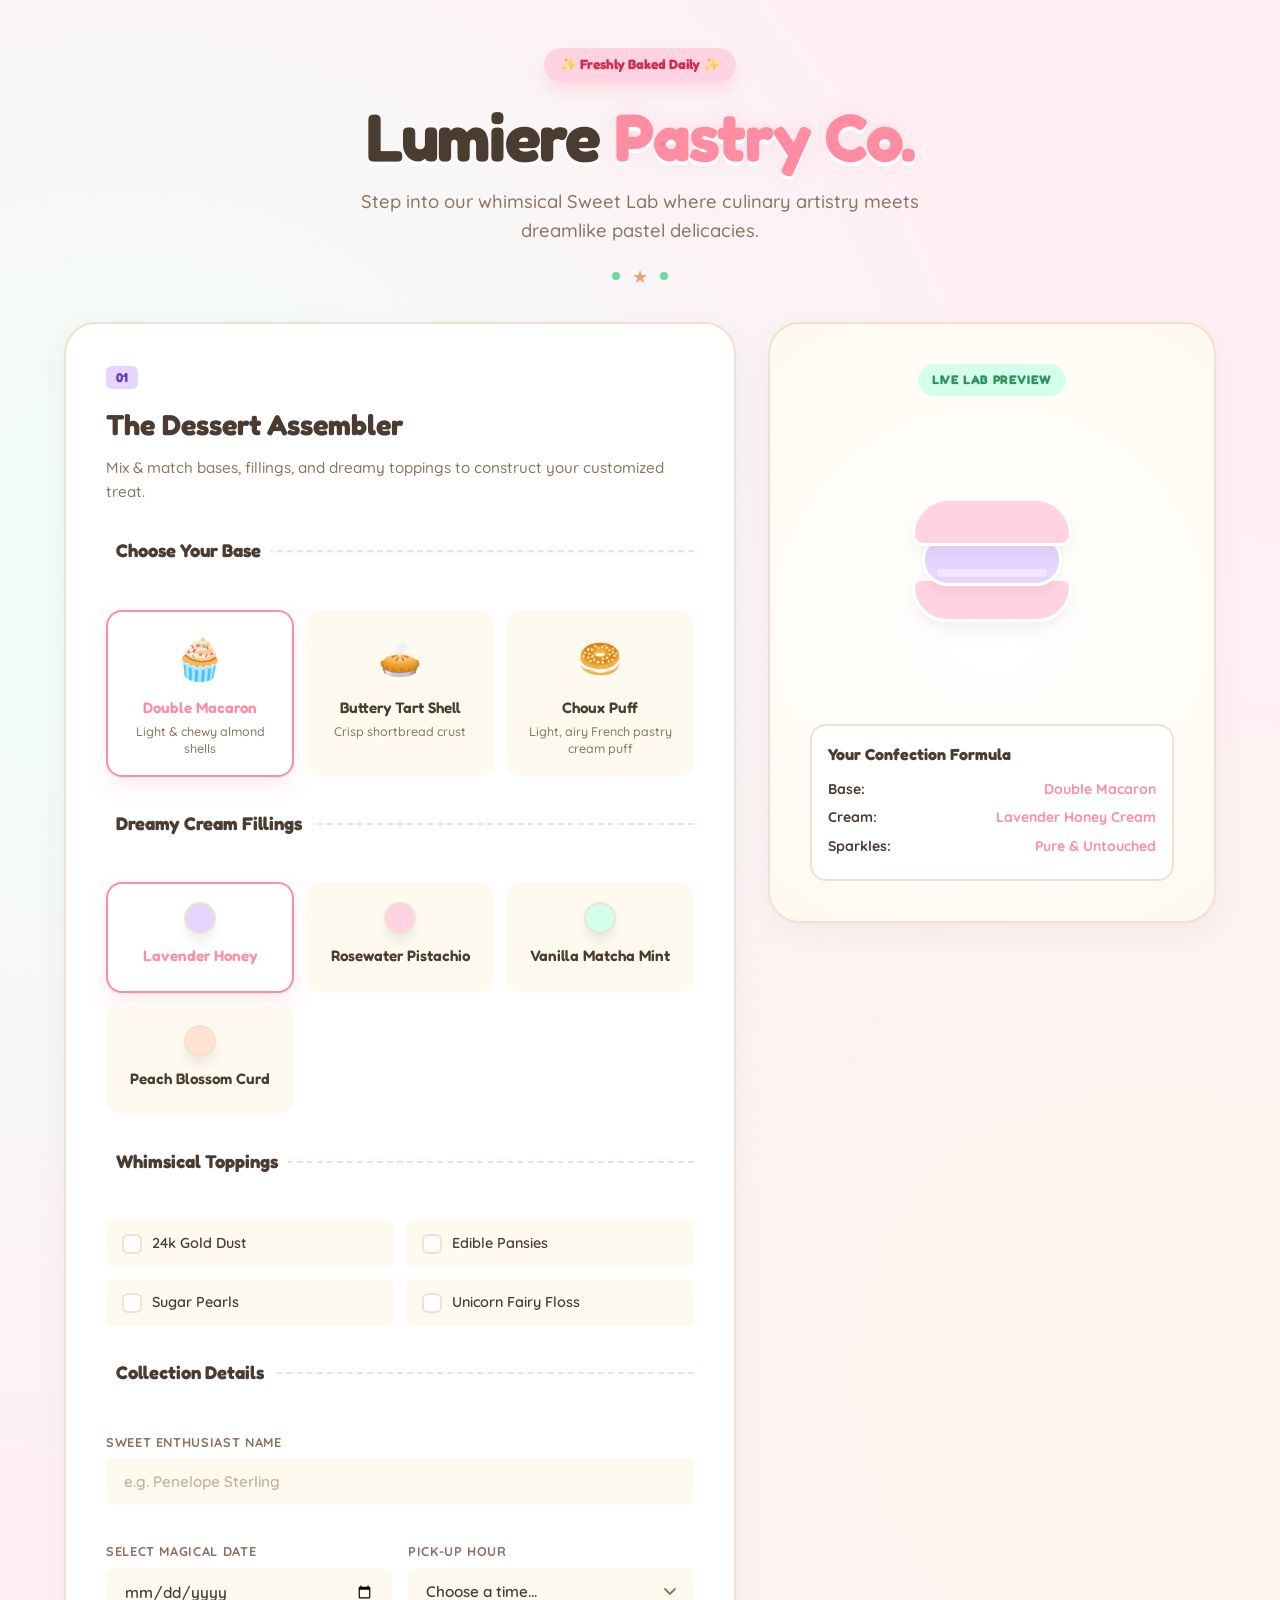
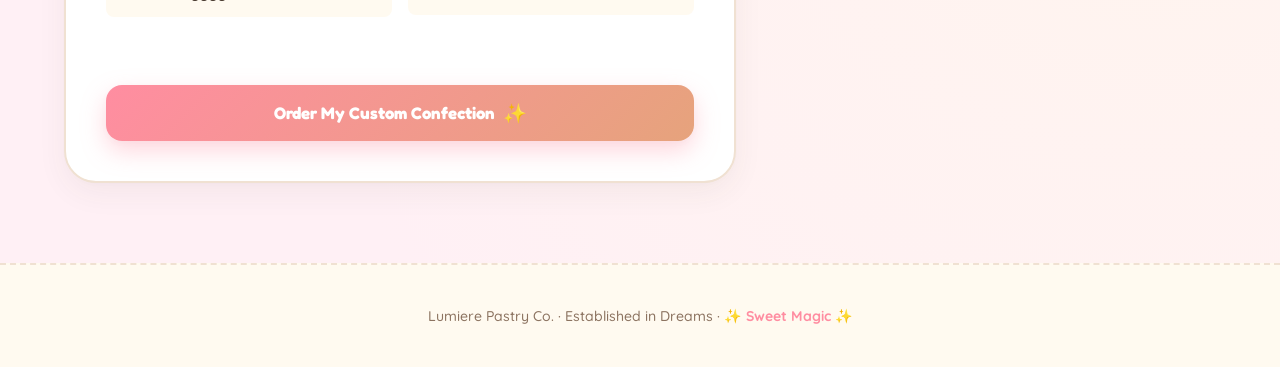
<file: Task8/index.html>
<!DOCTYPE html>
<html lang="en">
<head>
  <meta charset="UTF-8" />
  <meta name="viewport" content="width=device-width, initial-scale=1.0" />
  <meta name="description" content="Lumiere Pastry Co. — Dreamy pastel confections, custom macarons, and whimsical sweet creations." />
  <title>Lumiere Pastry Co. | Sweet Lab</title>
  <link rel="preconnect" href="https://fonts.googleapis.com" />
  <link rel="preconnect" href="https://fonts.gstatic.com" crossorigin />
  <link href="https://fonts.googleapis.com/css2?family=Fredoka:wght@300;400;500;600;700&family=Quicksand:wght@300;400;500;600;700&display=swap" rel="stylesheet" />
  <link rel="stylesheet" href="styles.css" />
</head>
<body>

  <!-- Floating Sweet Particles -->
  <div class="candy-floating-container" id="candyContainer"></div>

  <!-- Header -->
  <header class="sweets-header">
    <div class="brand-badge">✨ Freshly Baked Daily ✨</div>
    <h1 class="brand-title">Lumiere <span>Pastry Co.</span></h1>
    <p class="brand-tagline">Step into our whimsical Sweet Lab where culinary artistry meets dreamlike pastel delicacies.</p>
    <div class="deco-divider">
      <span class="dot"></span>
      <span class="star">★</span>
      <span class="dot"></span>
    </div>
  </header>

  <!-- Interactive Sweet Lab Experience -->
  <main class="sweet-lab-container">
    <div class="lab-grid">
      
      <!-- Interactive Dessert Builder Card -->
      <section class="builder-card">
        <div class="card-header">
          <span class="step-num">01</span>
          <h2>The Dessert Assembler</h2>
          <p>Mix &amp; match bases, fillings, and dreamy toppings to construct your customized treat.</p>
        </div>

        <form id="dessertForm">
          <!-- Base Options -->
          <fieldset class="lab-section">
            <legend class="lab-legend">Choose Your Base</legend>
            <div class="options-grid">
              <label class="option-card" id="base-macaron">
                <input type="radio" name="dessertBase" value="macaron" checked />
                <span class="custom-card">
                  <span class="option-emoji">🧁</span>
                  <span class="option-name">Double Macaron</span>
                  <span class="option-desc">Light &amp; chewy almond shells</span>
                </span>
              </label>
              <label class="option-card" id="base-tart">
                <input type="radio" name="dessertBase" value="tart" />
                <span class="custom-card">
                  <span class="option-emoji">🥧</span>
                  <span class="option-name">Buttery Tart Shell</span>
                  <span class="option-desc">Crisp shortbread crust</span>
                </span>
              </label>
              <label class="option-card" id="base-choux">
                <input type="radio" name="dessertBase" value="choux" />
                <span class="custom-card">
                  <span class="option-emoji">🥯</span>
                  <span class="option-name">Choux Puff</span>
                  <span class="option-desc">Light, airy French pastry cream puff</span>
                </span>
              </label>
            </div>
          </fieldset>

          <!-- Filling Options -->
          <fieldset class="lab-section">
            <legend class="lab-legend">Dreamy Cream Fillings</legend>
            <div class="options-grid">
              <label class="option-card" id="fill-lavender">
                <input type="radio" name="dessertFill" value="lavender" checked />
                <span class="custom-card">
                  <span class="option-indicator option-lavender"></span>
                  <span class="option-name">Lavender Honey</span>
                </span>
              </label>
              <label class="option-card" id="fill-rose">
                <input type="radio" name="dessertFill" value="rose" />
                <span class="custom-card">
                  <span class="option-indicator option-rose"></span>
                  <span class="option-name">Rosewater Pistachio</span>
                </span>
              </label>
              <label class="option-card" id="fill-mint">
                <input type="radio" name="dessertFill" value="mint" />
                <span class="custom-card">
                  <span class="option-indicator option-mint"></span>
                  <span class="option-name">Vanilla Matcha Mint</span>
                </span>
              </label>
              <label class="option-card" id="fill-peach">
                <input type="radio" name="dessertFill" value="peach" />
                <span class="custom-card">
                  <span class="option-indicator option-peach"></span>
                  <span class="option-name">Peach Blossom Curd</span>
                </span>
              </label>
            </div>
          </fieldset>

          <!-- Dreamy Toppings -->
          <fieldset class="lab-section">
            <legend class="lab-legend">Whimsical Toppings</legend>
            <div class="checkbox-grid">
              <label class="cb-option">
                <input type="checkbox" name="toppings" value="goldDust" />
                <span class="cb-custom"></span>
                <span class="cb-label">24k Gold Dust</span>
              </label>
              <label class="cb-option">
                <input type="checkbox" name="toppings" value="flowers" />
                <span class="cb-custom"></span>
                <span class="cb-label">Edible Pansies</span>
              </label>
              <label class="cb-option">
                <input type="checkbox" name="toppings" value="pearls" />
                <span class="cb-custom"></span>
                <span class="cb-label">Sugar Pearls</span>
              </label>
              <label class="cb-option">
                <input type="checkbox" name="toppings" value="fairyFloss" />
                <span class="cb-custom"></span>
                <span class="cb-label">Unicorn Fairy Floss</span>
              </label>
            </div>
          </fieldset>

          <!-- Customer info -->
          <fieldset class="lab-section">
            <legend class="lab-legend">Collection Details</legend>
            <div class="field-group">
              <label for="custName" class="input-label">Sweet Enthusiast Name</label>
              <input type="text" id="custName" class="sweet-input" placeholder="e.g. Penelope Sterling" required />
              <span class="error-msg" id="nameError"></span>
            </div>
            <div class="field-row">
              <div class="field-group">
                <label for="pickupDate" class="input-label">Select Magical Date</label>
                <input type="date" id="pickupDate" class="sweet-input" required />
                <span class="error-msg" id="dateError"></span>
              </div>
              <div class="field-group">
                <label for="pickupTime" class="input-label">Pick-up Hour</label>
                <select id="pickupTime" class="sweet-input" required>
                  <option value="">Choose a time...</option>
                  <option value="morning">Morning Sunshine (10am - 12pm)</option>
                  <option value="afternoon">Afternoon Dream (1pm - 4pm)</option>
                  <option value="twilight">Twilight Whispers (5pm - 7pm)</option>
                </select>
                <span class="error-msg" id="timeError"></span>
              </div>
            </div>
          </fieldset>

          <!-- Submission -->
          <div class="lab-footer">
            <button type="submit" class="btn-assemble" id="assembleBtn">
              <span class="btn-text">Order My Custom Confection</span>
              <span class="btn-sparkle">✨</span>
            </button>
          </div>
        </form>
      </section>

      <!-- Interactive 3D/Visual Preview Card -->
      <section class="preview-card">
        <div class="preview-sticker">Live Lab Preview</div>
        <div class="pastry-assembler-visual">
          <div class="visual-canvas">
            <!-- Macaron Base Upper Shell -->
            <div class="pastry-element pastry-top-shell" id="vTopShell"></div>
            <!-- Cream filling layer -->
            <div class="pastry-element pastry-filling" id="vFilling"></div>
            <!-- Macaron Base Lower Shell -->
            <div class="pastry-element pastry-bottom-shell" id="vBottomShell"></div>
            <!-- Sparks and toppings overlay -->
            <div class="toppings-container" id="vToppings"></div>
          </div>
        </div>

        <div class="confection-status">
          <h3>Your Confection Formula</h3>
          <ul class="formula-list">
            <li><strong>Base:</strong> <span id="formulaBase">Double Macaron</span></li>
            <li><strong>Cream:</strong> <span id="formulaFill">Lavender Honey Cream</span></li>
            <li><strong>Sparkles:</strong> <span id="formulaToppings">Pure &amp; Untouched</span></li>
          </ul>
        </div>
      </section>

    </div>

    <!-- Celebration Success Screen Overlay -->
    <div class="order-success-screen" id="successModal" hidden>
      <div class="modal-card">
        <button type="button" class="modal-close-btn" id="closeModalBtn" title="Close">✕</button>
        <div class="modal-crown">🧁</div>
        <h3 class="modal-title">Confection Registered!</h3>
        <p class="modal-text">Your custom pastel treat is saved inside the pastry ledger. We will begin whipping up the sugar base 24 hours before your collection date!</p>
        <button type="button" class="btn-sweet-action" id="resetLabBtn">Craft Another Dessert</button>
      </div>
    </div>
  </main>

  <footer class="sweets-footer">
    <p>Lumiere Pastry Co. · Established in Dreams · <span>✨ Sweet Magic ✨</span></p>
  </footer>

  <script src="script.js"></script>
</body>
</html>
</file>
<file: Task4/styles.css>
/* =============================================
   TASK 4 - SPACE EXPLORATION: MISSION CONTROL
   Interactive Button with Background Transitions
   ============================================= */

/* --- Google Font Import (fallback) --- */
@import url('https://fonts.googleapis.com/css2?family=Orbitron:wght@400;700;900&family=Inter:wght@300;400;500;600&display=swap');

/* --- CSS Custom Properties --- */
:root {
  --font-heading: 'Orbitron', 'Courier New', monospace;
  --font-body: 'Inter', system-ui, sans-serif;

  /* Phase Colors */
  --phase-idle-bg:        #020818;
  --phase-idle-accent:    #4fc3f7;
  --phase-idle-glow:      rgba(79, 195, 247, 0.3);

  --phase-launch-bg:      #150a00;
  --phase-launch-accent:  #ff6b35;
  --phase-launch-glow:    rgba(255, 107, 53, 0.4);

  --phase-orbit-bg:       #001a2e;
  --phase-orbit-accent:   #00e5ff;
  --phase-orbit-glow:     rgba(0, 229, 255, 0.35);

  --phase-deepspace-bg:   #0a001e;
  --phase-deepspace-accent: #b388ff;
  --phase-deepspace-glow: rgba(179, 136, 255, 0.4);

  --phase-planet-bg:      #001200;
  --phase-planet-accent:  #69f0ae;
  --phase-planet-glow:    rgba(105, 240, 174, 0.4);

  /* Active (defaults to idle) */
  --bg:     var(--phase-idle-bg);
  --accent: var(--phase-idle-accent);
  --glow:   var(--phase-idle-glow);

  --text-primary:   #f0f4ff;
  --text-secondary: rgba(240, 244, 255, 0.65);
  --surface:        rgba(255, 255, 255, 0.04);
  --border:         rgba(255, 255, 255, 0.08);

  --transition-slow:   0.8s cubic-bezier(0.4, 0, 0.2, 1);
  --transition-medium: 0.4s cubic-bezier(0.4, 0, 0.2, 1);
  --transition-fast:   0.18s ease;

  --radius-lg: 20px;
  --radius-md: 12px;
  --radius-sm: 8px;
}

/* --- Phase Overrides --- */
body.phase-launch {
  --bg:     var(--phase-launch-bg);
  --accent: var(--phase-launch-accent);
  --glow:   var(--phase-launch-glow);
}
body.phase-orbit {
  --bg:     var(--phase-orbit-bg);
  --accent: var(--phase-orbit-accent);
  --glow:   var(--phase-orbit-glow);
}
body.phase-deepspace {
  --bg:     var(--phase-deepspace-bg);
  --accent: var(--phase-deepspace-accent);
  --glow:   var(--phase-deepspace-glow);
}
body.phase-planet {
  --bg:     var(--phase-planet-bg);
  --accent: var(--phase-planet-accent);
  --glow:   var(--phase-planet-glow);
}

/* --- Reset & Base --- */
*, *::before, *::after {
  box-sizing: border-box;
  margin: 0;
  padding: 0;
}

html {
  scroll-behavior: smooth;
}

body {
  min-height: 100vh;
  font-family: var(--font-body);
  background-color: var(--bg);
  color: var(--text-primary);
  transition: background-color var(--transition-slow);
  overflow-x: hidden;
  position: relative;
}

/* --- Starfield Canvas --- */
#starfield-canvas {
  position: fixed;
  inset: 0;
  z-index: 0;
  pointer-events: none;
}

/* --- Particle Layer --- */
.particles-container {
  position: fixed;
  inset: 0;
  z-index: 1;
  pointer-events: none;
  overflow: hidden;
}

.particle {
  position: absolute;
  border-radius: 50%;
  background: var(--accent);
  opacity: 0;
  animation: particle-drift 3s ease-out forwards;
}

@keyframes particle-drift {
  0%   { opacity: 0.8; transform: scale(1) translateY(0); }
  100% { opacity: 0;   transform: scale(0) translateY(-120px); }
}

/* --- Container --- */
.container {
  position: relative;
  z-index: 10;
  max-width: 900px;
  margin: 0 auto;
  padding: 2rem 1.5rem 3rem;
  display: flex;
  flex-direction: column;
  gap: 2rem;
  min-height: 100vh;
}

/* --- Header --- */
.header {
  display: flex;
  justify-content: space-between;
  align-items: center;
  padding: 1rem 1.5rem;
  background: var(--surface);
  border: 1px solid var(--border);
  border-radius: var(--radius-lg);
  backdrop-filter: blur(12px);
}

.logo {
  display: flex;
  align-items: center;
  gap: 0.75rem;
}

.logo-icon {
  font-size: 1.5rem;
  animation: float 3s ease-in-out infinite;
}

@keyframes float {
  0%, 100% { transform: translateY(0); }
  50%       { transform: translateY(-5px); }
}

.logo-text {
  font-family: var(--font-heading);
  font-size: 0.85rem;
  font-weight: 700;
  letter-spacing: 0.2em;
  color: var(--accent);
  transition: color var(--transition-slow);
}

.status-bar {
  display: flex;
  align-items: center;
  gap: 0.5rem;
}

.status-dot {
  width: 10px;
  height: 10px;
  border-radius: 50%;
  background: var(--accent);
  box-shadow: 0 0 8px var(--accent);
  animation: pulse-dot 1.5s ease-in-out infinite;
  transition: background var(--transition-slow), box-shadow var(--transition-slow);
}

@keyframes pulse-dot {
  0%, 100% { transform: scale(1);   opacity: 1; }
  50%       { transform: scale(1.4); opacity: 0.7; }
}

.status-label {
  font-family: var(--font-heading);
  font-size: 0.7rem;
  letter-spacing: 0.15em;
  color: var(--accent);
  transition: color var(--transition-slow);
}

/* --- Hero --- */
.hero {
  display: flex;
  flex-direction: column;
  align-items: center;
  text-align: center;
  gap: 2rem;
  padding: 1rem 0;
}

/* --- Phase Badge --- */
.phase-badge {
  display: inline-block;
  background: var(--glow);
  border: 1px solid var(--accent);
  border-radius: 50px;
  padding: 0.4rem 1.2rem;
  font-family: var(--font-heading);
  font-size: 0.7rem;
  letter-spacing: 0.2em;
  color: var(--accent);
  transition: all var(--transition-slow);
  box-shadow: 0 0 20px var(--glow);
}

/* --- Hero Title --- */
.hero-title {
  display: flex;
  flex-direction: column;
  gap: 0.2rem;
  line-height: 1;
}

.title-line-1 {
  font-family: var(--font-heading);
  font-size: clamp(1.8rem, 5vw, 3.2rem);
  font-weight: 400;
  color: var(--text-secondary);
  letter-spacing: 0.15em;
  transition: opacity var(--transition-medium);
}

.title-line-2 {
  font-family: var(--font-heading);
  font-size: clamp(3rem, 10vw, 6.5rem);
  font-weight: 900;
  letter-spacing: 0.1em;
  background: linear-gradient(135deg, var(--accent) 0%, white 60%, var(--accent) 100%);
  -webkit-background-clip: text;
  -webkit-text-fill-color: transparent;
  background-clip: text;
  transition: background var(--transition-slow);
  filter: drop-shadow(0 0 30px var(--glow));
}

/* --- Hero Description --- */
.hero-description {
  max-width: 580px;
  font-size: 1.05rem;
  font-weight: 300;
  line-height: 1.75;
  color: var(--text-secondary);
  transition: opacity var(--transition-medium);
}

/* --- Stats Row --- */
.stats-row {
  display: flex;
  gap: 1rem;
  flex-wrap: wrap;
  justify-content: center;
}

.stat-card {
  background: var(--surface);
  border: 1px solid var(--border);
  border-radius: var(--radius-md);
  padding: 1rem 1.5rem;
  display: flex;
  flex-direction: column;
  align-items: center;
  gap: 0.3rem;
  backdrop-filter: blur(8px);
  min-width: 110px;
  transition: border-color var(--transition-slow), box-shadow var(--transition-slow);
}

.stat-card:hover {
  border-color: var(--accent);
  box-shadow: 0 0 20px var(--glow);
}

.stat-value {
  font-family: var(--font-heading);
  font-size: 1.1rem;
  font-weight: 700;
  color: var(--accent);
  transition: color var(--transition-slow);
}

.stat-label {
  font-size: 0.7rem;
  letter-spacing: 0.1em;
  color: var(--text-secondary);
  text-transform: uppercase;
}

/* --- Button Wrapper --- */
.button-wrapper {
  position: relative;
}

/* --- Launch Button --- */
.launch-btn {
  position: relative;
  display: flex;
  flex-direction: column;
  align-items: center;
  justify-content: center;
  gap: 0.3rem;
  width: 200px;
  height: 200px;
  border-radius: 50%;
  border: 2px solid var(--accent);
  background: radial-gradient(circle at center,
    rgba(255, 255, 255, 0.06) 0%,
    transparent 70%
  );
  cursor: pointer;
  font-family: var(--font-heading);
  color: var(--text-primary);
  box-shadow:
    0 0 40px var(--glow),
    inset 0 0 30px var(--glow);
  transition:
    border-color var(--transition-slow),
    box-shadow var(--transition-slow),
    transform var(--transition-fast);
  overflow: visible;
  outline: none;
}

.launch-btn:hover {
  transform: scale(1.06);
  box-shadow:
    0 0 70px var(--glow),
    inset 0 0 50px var(--glow);
}

.launch-btn:active {
  transform: scale(0.96);
}

/* Rotating Rings */
.btn-ring {
  position: absolute;
  inset: 0;
  border-radius: 50%;
  border: 1px solid transparent;
  animation: spin-ring linear infinite;
  pointer-events: none;
}

.btn-ring-1 {
  border-top-color: var(--accent);
  border-right-color: var(--accent);
  opacity: 0.5;
  width: 220px;
  height: 220px;
  top: -11px;
  left: -11px;
  animation-duration: 4s;
  transition: border-color var(--transition-slow);
}

.btn-ring-2 {
  border-bottom-color: var(--accent);
  border-left-color: var(--accent);
  opacity: 0.3;
  width: 250px;
  height: 250px;
  top: -26px;
  left: -26px;
  animation-duration: 7s;
  animation-direction: reverse;
  transition: border-color var(--transition-slow);
}

.btn-ring-3 {
  border-top-color: var(--accent);
  opacity: 0.15;
  width: 280px;
  height: 280px;
  top: -41px;
  left: -41px;
  animation-duration: 12s;
  transition: border-color var(--transition-slow);
}

@keyframes spin-ring {
  to { transform: rotate(360deg); }
}

.btn-icon {
  font-size: 2.4rem;
  display: block;
  animation: float 2.5s ease-in-out infinite;
}

.btn-text {
  font-size: 0.7rem;
  font-weight: 700;
  letter-spacing: 0.2em;
  color: var(--accent);
  transition: color var(--transition-slow);
}

.btn-sub {
  font-size: 0.6rem;
  color: var(--text-secondary);
  font-family: var(--font-body);
  letter-spacing: 0.05em;
}

/* --- Progress Track --- */
.progress-track {
  display: flex;
  align-items: center;
  gap: 0;
  flex-wrap: wrap;
  justify-content: center;
}

.progress-step {
  display: flex;
  flex-direction: column;
  align-items: center;
  gap: 0.5rem;
  cursor: default;
}

.step-dot {
  width: 14px;
  height: 14px;
  border-radius: 50%;
  border: 2px solid var(--border);
  background: transparent;
  transition: all var(--transition-medium);
  position: relative;
}

.progress-step.active .step-dot {
  border-color: var(--accent);
  background: var(--accent);
  box-shadow: 0 0 12px var(--accent);
}

.progress-step.done .step-dot {
  border-color: var(--accent);
  background: var(--accent);
  opacity: 0.4;
}

.step-label {
  font-size: 0.65rem;
  letter-spacing: 0.08em;
  color: var(--text-secondary);
  text-transform: uppercase;
  font-family: var(--font-heading);
}

.progress-line {
  width: 50px;
  height: 2px;
  background: var(--border);
  margin: 0 0.3rem;
  margin-bottom: 1.3rem;
  transition: background var(--transition-slow);
}

/* --- Mission Log --- */
.mission-log {
  background: var(--surface);
  border: 1px solid var(--border);
  border-radius: var(--radius-lg);
  padding: 1.25rem 1.5rem;
  backdrop-filter: blur(12px);
  transition: border-color var(--transition-slow);
}

.mission-log:hover {
  border-color: rgba(255, 255, 255, 0.15);
}

.log-header {
  display: flex;
  align-items: center;
  gap: 0.6rem;
  font-family: var(--font-heading);
  font-size: 0.75rem;
  letter-spacing: 0.15em;
  color: var(--accent);
  margin-bottom: 1rem;
  padding-bottom: 0.75rem;
  border-bottom: 1px solid var(--border);
  transition: color var(--transition-slow);
}

.log-list {
  list-style: none;
  display: flex;
  flex-direction: column;
  gap: 0.6rem;
  max-height: 180px;
  overflow-y: auto;
  scrollbar-width: thin;
  scrollbar-color: var(--accent) transparent;
}

.log-list::-webkit-scrollbar {
  width: 4px;
}
.log-list::-webkit-scrollbar-thumb {
  background: var(--accent);
  border-radius: 2px;
}

.log-entry {
  display: flex;
  gap: 1rem;
  align-items: flex-start;
  font-size: 0.85rem;
  animation: log-slide-in 0.4s ease-out both;
}

@keyframes log-slide-in {
  from { opacity: 0; transform: translateX(-10px); }
  to   { opacity: 1; transform: translateX(0); }
}

.log-time {
  font-family: var(--font-heading);
  font-size: 0.7rem;
  color: var(--accent);
  white-space: nowrap;
  min-width: 70px;
  transition: color var(--transition-slow);
}

.log-msg {
  color: var(--text-secondary);
  line-height: 1.5;
}

/* --- Flash Animation (button click) --- */
@keyframes flash-in {
  0%   { opacity: 0.6; transform: scale(1.02); }
  100% { opacity: 1;   transform: scale(1); }
}

.phase-flash {
  animation: flash-in 0.5s ease-out;
}

/* --- Responsive --- */
@media (max-width: 600px) {
  .container {
    padding: 1rem 1rem 2rem;
    gap: 1.5rem;
  }

  .header {
    padding: 0.75rem 1rem;
  }

  .logo-text {
    font-size: 0.7rem;
  }

  .launch-btn {
    width: 160px;
    height: 160px;
  }

  .btn-ring-1 { width: 178px; height: 178px; top: -10px; left: -10px; }
  .btn-ring-2 { width: 200px; height: 200px; top: -21px; left: -21px; }
  .btn-ring-3 { width: 222px; height: 222px; top: -32px; left: -32px; }

  .btn-icon { font-size: 1.8rem; }

  .progress-line { width: 30px; }

  .stats-row { gap: 0.6rem; }
  .stat-card { min-width: 90px; padding: 0.75rem 1rem; }
}
</file>
<file: Task5/styles.css>
/* ==========================================================================
   TASK 5 – WORLD EXPLORER STYLING
   Aesthetic: Premium Light Slate & Emerald Theme
   ========================================================================== */

@import url('https://fonts.googleapis.com/css2?family=Outfit:wght@300;400;500;600;700;800&family=JetBrains+Mono:wght@400;500&display=swap');

/* --- Custom Design System Tokens (LIGHT MODE) --- */
:root {
  --font-heading: 'Outfit', sans-serif;
  --font-body: 'Outfit', sans-serif;
  --font-mono: 'JetBrains Mono', monospace;

  /* Lighter Theme Colors */
  --bg-color: #f8fafc;           /* Slate 50 */
  --panel-bg: rgba(255, 255, 255, 0.8);
  --panel-hover-bg: #ffffff;
  --border-color: rgba(15, 23, 42, 0.08); /* Soft dark border */
  --border-hover: rgba(16, 185, 129, 0.4);

  /* Accents (Slightly deeper tones for excellent light contrast) */
  --accent-primary: #059669;    /* Rich Emerald */
  --accent-secondary: #0891b2;  /* Rich Teal */
  --accent-glow: rgba(5, 150, 105, 0.12);
  
  --text-primary: #0f172a;      /* Slate 900 */
  --text-secondary: #475569;    /* Slate 600 */
  --text-muted: #64748b;        /* Slate 500 */

  --accent-red: #dc2626;
  --accent-blue: #2563eb;

  /* Layout and Transitions */
  --radius-lg: 20px;
  --radius-md: 12px;
  --radius-sm: 8px;

  --transition-fast: 0.2s cubic-bezier(0.4, 0, 0.2, 1);
  --transition-med: 0.4s cubic-bezier(0.4, 0, 0.2, 1);
  --transition-slow: 0.8s cubic-bezier(0.4, 0, 0.2, 1);
}

/* --- Base Reset --- */
*, *::before, *::after {
  box-sizing: border-box;
  margin: 0;
  padding: 0;
}

body {
  min-height: 100vh;
  font-family: var(--font-body);
  background-color: var(--bg-color);
  color: var(--text-primary);
  overflow-x: hidden;
  position: relative;
  line-height: 1.5;
}

/* --- Floating Background Blobs (Soft Pastel Translucent Blobs) --- */
.bg-blob {
  position: fixed;
  border-radius: 50%;
  filter: blur(80px);
  z-index: 0;
  opacity: 0.35;
  pointer-events: none;
  animation: blob-drift 22s infinite alternate ease-in-out;
}

.blob-1 {
  width: 450px;
  height: 450px;
  background-color: #d1fae5; /* Light emerald-100 */
  top: -120px;
  right: -50px;
}

.blob-2 {
  width: 500px;
  height: 500px;
  background-color: #cffafe; /* Light cyan-100 */
  bottom: -150px;
  left: -100px;
  animation-delay: -5s;
}

.blob-3 {
  width: 320px;
  height: 320px;
  background-color: #ede9fe; /* Light violet-100 */
  top: 35%;
  left: 25%;
  animation-delay: -10s;
  opacity: 0.25;
}

@keyframes blob-drift {
  0% { transform: translate(0, 0) scale(1); }
  50% { transform: translate(50px, -50px) scale(1.08); }
  100% { transform: translate(-20px, 30px) scale(0.95); }
}

/* --- Scrollbar Customization --- */
::-webkit-scrollbar {
  width: 8px;
}

::-webkit-scrollbar-track {
  background: var(--bg-color);
}

::-webkit-scrollbar-thumb {
  background: rgba(15, 23, 42, 0.1);
  border-radius: 4px;
}

::-webkit-scrollbar-thumb:hover {
  background: var(--accent-primary);
}

/* --- Page Layout Container --- */
.main {
  position: relative;
  z-index: 10;
  max-width: 1200px;
  margin: 0 auto;
  padding: 0 1.5rem 5rem;
  display: flex;
  flex-direction: column;
  gap: 2.5rem;
}

/* ──────────────────────────────────────────────────────────────────────────
   HEADER (Light Mode Sleek Glassmorphism)
   ────────────────────────────────────────────────────────────────────────── */
.header {
  position: sticky;
  top: 0;
  z-index: 100;
  backdrop-filter: blur(16px);
  background: rgba(248, 250, 252, 0.8);
  border-bottom: 1px solid var(--border-color);
}

.header-inner {
  max-width: 1200px;
  margin: 0 auto;
  padding: 1.2rem 1.5rem;
  display: flex;
  justify-content: space-between;
  align-items: center;
}

.logo {
  display: flex;
  align-items: center;
  gap: 0.8rem;
}

.logo-globe {
  font-size: 2rem;
  animation: logo-spin 12s linear infinite;
}

@keyframes logo-spin {
  0% { transform: rotate(0deg); }
  100% { transform: rotate(360deg); }
}

.logo-text-wrap {
  display: flex;
  flex-direction: column;
}

.logo-title {
  font-family: var(--font-heading);
  font-weight: 800;
  font-size: 1.3rem;
  background: linear-gradient(135deg, var(--accent-primary) 0%, var(--accent-secondary) 100%);
  -webkit-background-clip: text;
  -webkit-text-fill-color: transparent;
  background-clip: text;
  letter-spacing: -0.02em;
}

.logo-sub {
  font-size: 0.7rem;
  color: var(--text-muted);
  text-transform: uppercase;
  letter-spacing: 0.1em;
  font-weight: 600;
}

.api-badge {
  display: flex;
  align-items: center;
  gap: 0.5rem;
  background: rgba(15, 23, 42, 0.04);
  border: 1px solid var(--border-color);
  padding: 0.4rem 0.9rem;
  border-radius: 50px;
  font-size: 0.75rem;
  font-weight: 600;
  color: var(--text-secondary);
}

.badge-dot {
  width: 8px;
  height: 8px;
  border-radius: 50%;
  background: var(--text-muted);
  display: inline-block;
  transition: all var(--transition-fast);
}

.badge-dot.connecting {
  background: #d97706; /* Amber-600 */
  box-shadow: 0 0 8px rgba(217, 119, 6, 0.4);
  animation: pulse-dot 1.5s infinite;
}

.badge-dot.connected {
  background: var(--accent-primary);
  box-shadow: 0 0 8px rgba(5, 150, 105, 0.4);
}

.badge-dot.error {
  background: var(--accent-red);
  box-shadow: 0 0 8px rgba(220, 38, 38, 0.4);
}

@keyframes pulse-dot {
  0%, 100% { transform: scale(1); opacity: 0.6; }
  50% { transform: scale(1.3); opacity: 1; }
}

/* ──────────────────────────────────────────────────────────────────────────
   HERO (Brighter clean setup)
   ────────────────────────────────────────────────────────────────────────── */
.hero {
  text-align: center;
  padding: 3rem 0 1.5rem;
  display: flex;
  flex-direction: column;
  align-items: center;
  gap: 1rem;
}

.task-chip {
  background: rgba(5, 150, 105, 0.08);
  border: 1px solid rgba(5, 150, 105, 0.2);
  color: var(--accent-primary);
  font-size: 0.7rem;
  font-weight: 700;
  letter-spacing: 0.15em;
  padding: 0.35rem 1rem;
  border-radius: 50px;
  text-transform: uppercase;
}

.hero-title {
  font-family: var(--font-heading);
  font-size: clamp(2.2rem, 6vw, 3.8rem);
  font-weight: 800;
  line-height: 1.15;
  letter-spacing: -0.03em;
  color: var(--text-primary);
}

.hero-accent {
  background: linear-gradient(135deg, var(--accent-primary) 0%, var(--accent-secondary) 100%);
  -webkit-background-clip: text;
  -webkit-text-fill-color: transparent;
  background-clip: text;
}

.hero-desc {
  max-width: 580px;
  color: var(--text-secondary);
  font-size: 1.05rem;
  font-weight: 400;
  line-height: 1.6;
}

.hero-desc code {
  font-family: var(--font-mono);
  background: rgba(15, 23, 42, 0.05);
  border: 1px solid rgba(15, 23, 42, 0.08);
  padding: 0.15rem 0.4rem;
  border-radius: 4px;
  font-size: 0.9rem;
  color: var(--accent-secondary);
}

/* ──────────────────────────────────────────────────────────────────────────
   STATS ROW
   ────────────────────────────────────────────────────────────────────────── */
.stats-row {
  display: grid;
  grid-template-columns: repeat(auto-fit, minmax(200px, 1fr));
  gap: 1.25rem;
  width: 100%;
}

.stat-card {
  background: var(--panel-bg);
  border: 1px solid var(--border-color);
  border-radius: var(--radius-lg);
  padding: 1.5rem;
  display: flex;
  flex-direction: column;
  align-items: center;
  gap: 0.25rem;
  backdrop-filter: blur(12px);
  transition: all var(--transition-med);
  box-shadow: 0 4px 20px rgba(15, 23, 42, 0.03);
}

.stat-card:hover {
  transform: translateY(-4px);
  border-color: var(--border-hover);
  box-shadow: 0 10px 30px rgba(15, 23, 42, 0.06);
  background: var(--panel-hover-bg);
}

.stat-num {
  font-family: var(--font-heading);
  font-weight: 800;
  font-size: 2.2rem;
  color: var(--text-primary);
  background: linear-gradient(135deg, var(--text-primary) 30%, var(--text-secondary) 100%);
  -webkit-background-clip: text;
  -webkit-text-fill-color: transparent;
  background-clip: text;
}

.stat-lbl {
  font-size: 0.8rem;
  color: var(--text-muted);
  text-transform: uppercase;
  letter-spacing: 0.1em;
  font-weight: 700;
}

/* ──────────────────────────────────────────────────────────────────────────
   CONTROLS (Search & Filter)
   ────────────────────────────────────────────────────────────────────────── */
.controls {
  display: flex;
  flex-direction: column;
  gap: 1.2rem;
  background: var(--panel-bg);
  border: 1px solid var(--border-color);
  padding: 1.25rem;
  border-radius: var(--radius-lg);
  backdrop-filter: blur(12px);
  box-shadow: 0 4px 20px rgba(15, 23, 42, 0.03);
}

@media (min-width: 768px) {
  .controls {
    flex-direction: row;
    align-items: center;
  }
}

.search-wrap {
  position: relative;
  flex: 1;
  display: flex;
  align-items: center;
}

.search-icon {
  position: absolute;
  left: 1.1rem;
  color: var(--text-muted);
  font-size: 1.1rem;
  pointer-events: none;
}

.search-input {
  width: 100%;
  background: #ffffff;
  border: 1px solid var(--border-color);
  border-radius: var(--radius-md);
  padding: 0.85rem 1rem 0.85rem 2.8rem;
  color: var(--text-primary);
  font-family: var(--font-body);
  font-size: 0.95rem;
  transition: all var(--transition-fast);
  outline: none;
  box-shadow: inset 0 2px 4px rgba(15, 23, 42, 0.02);
}

.search-input:focus {
  border-color: var(--accent-primary);
  box-shadow: 0 0 15px rgba(5, 150, 105, 0.08), inset 0 1px 2px rgba(15, 23, 42, 0.02);
}

.clear-btn {
  position: absolute;
  right: 1.1rem;
  background: none;
  border: none;
  color: var(--text-muted);
  font-size: 1rem;
  cursor: pointer;
  padding: 0.2rem;
  display: none;
  transition: color var(--transition-fast);
}

.clear-btn:hover {
  color: var(--text-primary);
}

.filter-wrap {
  display: flex;
  gap: 0.5rem;
  flex-wrap: wrap;
}

.filter-btn {
  background: #ffffff;
  border: 1px solid var(--border-color);
  color: var(--text-secondary);
  padding: 0.6rem 1.1rem;
  border-radius: var(--radius-md);
  cursor: pointer;
  font-family: var(--font-body);
  font-size: 0.85rem;
  font-weight: 600;
  transition: all var(--transition-fast);
  box-shadow: 0 1px 2px rgba(15, 23, 42, 0.02);
}

.filter-btn:hover {
  background: var(--bg-color);
  color: var(--text-primary);
  border-color: var(--text-secondary);
}

.filter-btn.active {
  background: linear-gradient(135deg, var(--accent-primary) 0%, var(--accent-secondary) 100%);
  color: #ffffff;
  border-color: transparent;
  font-weight: 700;
  box-shadow: 0 4px 15px rgba(5, 150, 105, 0.25);
}

/* --- Results Count Meta --- */
.results-meta {
  font-size: 0.85rem;
  color: var(--text-secondary);
  font-weight: 600;
  margin-top: -1rem;
  margin-bottom: -1rem;
  letter-spacing: 0.03em;
}

.results-meta strong {
  color: var(--accent-secondary);
}

/* ──────────────────────────────────────────────────────────────────────────
   CARDS GRID & CARD COMPONENT (Clean & layered cards)
   ────────────────────────────────────────────────────────────────────────── */
.cards-grid {
  display: grid;
  grid-template-columns: repeat(auto-fill, minmax(260px, 1fr));
  gap: 1.5rem;
  width: 100%;
}

.country-card {
  background: var(--panel-bg);
  border: 1px solid var(--border-color);
  border-radius: var(--radius-lg);
  overflow: hidden;
  display: flex;
  flex-direction: column;
  cursor: pointer;
  transition: all var(--transition-med);
  box-shadow: 0 4px 20px rgba(15, 23, 42, 0.02);
  animation: card-appear 0.6s cubic-bezier(0.16, 1, 0.3, 1) both;
}

@keyframes card-appear {
  from { opacity: 0; transform: translateY(20px); }
  to { opacity: 1; transform: translateY(0); }
}

.country-card:hover {
  transform: translateY(-8px);
  border-color: var(--border-hover);
  box-shadow: 0 12px 30px rgba(15, 23, 42, 0.08);
  background: var(--panel-hover-bg);
}

.flag-wrap {
  width: 100%;
  aspect-ratio: 16/10;
  overflow: hidden;
  background: #f1f5f9;
  position: relative;
  border-bottom: 1px solid var(--border-color);
}

.flag-img {
  width: 100%;
  height: 100%;
  object-fit: cover;
  transition: transform 0.5s ease;
}

.country-card:hover .flag-img {
  transform: scale(1.04);
}

.card-body {
  padding: 1.5rem;
  display: flex;
  flex-direction: column;
  gap: 0.9rem;
  flex: 1;
}

.card-title {
  font-family: var(--font-heading);
  font-weight: 700;
  font-size: 1.15rem;
  color: var(--text-primary);
  line-height: 1.25;
  white-space: nowrap;
  overflow: hidden;
  text-overflow: ellipsis;
}

.card-info {
  display: flex;
  flex-direction: column;
  gap: 0.4rem;
}

.card-row {
  display: flex;
  justify-content: space-between;
  font-size: 0.82rem;
  color: var(--text-secondary);
}

.card-row .val {
  color: var(--text-primary);
  font-weight: 600;
}

.card-tags {
  display: flex;
  gap: 0.4rem;
  flex-wrap: wrap;
  margin-top: auto;
  padding-top: 0.5rem;
}

.card-tag {
  font-size: 0.7rem;
  font-weight: 600;
  background: rgba(15, 23, 42, 0.04);
  border: 1px solid var(--border-color);
  color: var(--text-secondary);
  padding: 0.2rem 0.5rem;
  border-radius: 4px;
  text-transform: uppercase;
}

.card-tag.accent {
  background: rgba(8, 145, 178, 0.06);
  border-color: rgba(8, 145, 178, 0.15);
  color: var(--accent-secondary);
}

/* ──────────────────────────────────────────────────────────────────────────
   LOAD MORE WORKFLOW
   ────────────────────────────────────────────────────────────────────────── */
.load-more-wrap {
  display: flex;
  justify-content: center;
  padding: 1rem 0;
}

.load-more-btn {
  background: #ffffff;
  border: 1px solid var(--border-color);
  color: var(--text-primary);
  font-family: var(--font-body);
  font-weight: 700;
  font-size: 0.9rem;
  padding: 0.8rem 2.2rem;
  border-radius: var(--radius-md);
  cursor: pointer;
  transition: all var(--transition-fast);
  box-shadow: 0 2px 4px rgba(15, 23, 42, 0.02);
}

.load-more-btn:hover {
  background: var(--bg-color);
  border-color: var(--accent-primary);
  box-shadow: 0 4px 15px rgba(5, 150, 105, 0.08);
  transform: translateY(-2px);
}

.load-more-btn:active {
  transform: translateY(0);
}



/* ──────────────────────────────────────────────────────────────────────────
   SKELETON LOADERS
   ────────────────────────────────────────────────────────────────────────── */
.skeleton-card {
  pointer-events: none;
}

.sk-flag {
  width: 100%;
  aspect-ratio: 16/10;
  background: linear-gradient(90deg, #f1f5f9 25%, #e2e8f0 50%, #f1f5f9 75%);
  background-size: 200% 100%;
  animation: skeleton-wave 1.5s infinite;
}

.sk-body {
  padding: 1.5rem;
  display: flex;
  flex-direction: column;
  gap: 0.75rem;
}

.sk {
  background: linear-gradient(90deg, #f1f5f9 25%, #e2e8f0 50%, #f1f5f9 75%);
  background-size: 200% 100%;
  animation: skeleton-wave 1.5s infinite;
  border-radius: 4px;
}

.sk-title {
  height: 1.3rem;
  width: 60%;
  margin-bottom: 0.5rem;
}

.sk-line {
  height: 0.8rem;
  width: 90%;
}

.sk-line.short {
  width: 50%;
}

@keyframes skeleton-wave {
  0% { background-position: 200% 0; }
  100% { background-position: -200% 0; }
}

/* ──────────────────────────────────────────────────────────────────────────
   MODAL DIALOG (Details View - Light Mode Glassmorphism)
   ────────────────────────────────────────────────────────────────────────── */
.modal-overlay {
  position: fixed;
  inset: 0;
  z-index: 1000;
  background: rgba(15, 23, 42, 0.4);
  backdrop-filter: blur(16px);
  display: flex;
  align-items: center;
  justify-content: center;
  padding: 1.5rem;
  opacity: 0;
  pointer-events: none;
  transition: opacity var(--transition-med);
}

.modal-overlay.open {
  opacity: 1;
  pointer-events: all;
}

.modal {
  background: #ffffff;
  border: 1px solid var(--border-color);
  border-radius: var(--radius-lg);
  max-width: 650px;
  width: 100%;
  overflow: hidden;
  position: relative;
  transform: scale(0.95);
  opacity: 0;
  transition: all var(--transition-med);
  box-shadow: 0 25px 50px -12px rgba(15, 23, 42, 0.15);
}

.modal-overlay.open .modal {
  transform: scale(1);
  opacity: 1;
}

.modal-close {
  position: absolute;
  top: 1rem;
  right: 1rem;
  background: rgba(255, 255, 255, 0.9);
  border: 1px solid var(--border-color);
  color: var(--text-primary);
  width: 2.2rem;
  height: 2.2rem;
  border-radius: 50%;
  cursor: pointer;
  display: flex;
  align-items: center;
  justify-content: center;
  font-size: 0.9rem;
  transition: all var(--transition-fast);
  z-index: 10;
  box-shadow: 0 2px 8px rgba(15, 23, 42, 0.05);
}

.modal-close:hover {
  background: var(--accent-red);
  color: white;
  border-color: transparent;
}

.modal-body {
  max-height: 80vh;
  overflow-y: auto;
}

/* Modal Specific Content Elements */
.modal-hero {
  position: relative;
  width: 100%;
  aspect-ratio: 16/9;
  border-bottom: 1px solid var(--border-color);
}

.modal-flag {
  width: 100%;
  height: 100%;
  object-fit: cover;
}

.modal-flag-overlay {
  position: absolute;
  inset: 0;
  background: linear-gradient(to top, #ffffff 0%, rgba(255, 255, 255, 0.1) 70%, transparent 100%);
}

.modal-header-text {
  position: absolute;
  bottom: 1.5rem;
  left: 2rem;
  right: 2rem;
}

.modal-name-row {
  display: flex;
  align-items: baseline;
  gap: 0.8rem;
  flex-wrap: wrap;
}

.modal-name {
  font-family: var(--font-heading);
  font-weight: 800;
  font-size: 2.2rem;
  color: var(--text-primary);
  letter-spacing: -0.02em;
  line-height: 1.1;
  text-shadow: 0 1px 8px rgba(255,255,255,0.8);
}

.modal-official {
  font-size: 0.85rem;
  color: var(--text-secondary);
  font-weight: 500;
  margin-top: 0.2rem;
  text-shadow: 0 1px 5px rgba(255,255,255,0.8);
}

.modal-content {
  padding: 2rem;
  display: flex;
  flex-direction: column;
  gap: 1.5rem;
  background: #ffffff;
}

.modal-grid-stats {
  display: grid;
  grid-template-columns: repeat(2, 1fr);
  gap: 1.25rem;
}

.modal-stat-group {
  display: flex;
  flex-direction: column;
  gap: 0.2rem;
}

.modal-stat-label {
  font-size: 0.75rem;
  color: var(--text-muted);
  text-transform: uppercase;
  letter-spacing: 0.05em;
  font-weight: 700;
}

.modal-stat-val {
  font-size: 1.05rem;
  font-weight: 600;
  color: var(--text-primary);
}

.modal-map-link {
  display: inline-flex;
  align-items: center;
  gap: 0.5rem;
  background: rgba(8, 145, 178, 0.06);
  border: 1px solid rgba(8, 145, 178, 0.15);
  color: var(--accent-secondary);
  padding: 0.75rem 1.5rem;
  border-radius: var(--radius-md);
  text-decoration: none;
  font-weight: 700;
  font-size: 0.9rem;
  align-self: flex-start;
  transition: all var(--transition-fast);
  margin-top: 0.5rem;
}

.modal-map-link:hover {
  background: rgba(8, 145, 178, 0.12);
  border-color: var(--accent-secondary);
  text-decoration: none;
}

/* ──────────────────────────────────────────────────────────────────────────
   ERROR STATE / EMPTY STATE
   ────────────────────────────────────────────────────────────────────────── */
.error-state {
  display: flex;
  flex-direction: column;
  align-items: center;
  gap: 1rem;
  padding: 4rem 2rem;
  background: var(--panel-bg);
  border: 1px solid var(--border-color);
  border-radius: var(--radius-lg);
  color: var(--text-secondary);
  text-align: center;
  grid-column: 1 / -1;
  backdrop-filter: blur(12px);
  box-shadow: 0 4px 20px rgba(15, 23, 42, 0.02);
}

.error-icon {
  font-size: 3rem;
}

.error-title {
  font-family: var(--font-heading);
  font-weight: 700;
  font-size: 1.3rem;
  color: var(--text-primary);
}

.error-desc {
  font-size: 0.9rem;
  max-width: 350px;
}

.retry-btn {
  background: var(--accent-primary);
  color: #ffffff;
  font-family: var(--font-body);
  font-weight: 700;
  border: none;
  padding: 0.6rem 1.8rem;
  border-radius: var(--radius-md);
  cursor: pointer;
  transition: all var(--transition-fast);
  box-shadow: 0 2px 8px rgba(5, 150, 105, 0.2);
}

.retry-btn:hover {
  background: #047857; /* Darker emerald */
  transform: translateY(-1px);
}

/* ──────────────────────────────────────────────────────────────────────────
   FOOTER
   ────────────────────────────────────────────────────────────────────────── */
.footer {
  text-align: center;
  padding: 2rem 0;
  border-top: 1px solid var(--border-color);
  color: var(--text-muted);
  font-size: 0.8rem;
  letter-spacing: 0.02em;
  margin-top: auto;
}

.footer a {
  color: var(--accent-secondary);
  text-decoration: none;
  font-weight: 600;
}

.footer a:hover {
  text-decoration: underline;
}

/* ──────────────────────────────────────────────────────────────────────────
   RESPONSIVE DESIGN ADAPTATIONS
   ────────────────────────────────────────────────────────────────────────── */
@media (max-width: 600px) {
  .main {
    padding: 0 1rem 3rem;
    gap: 1.8rem;
  }

  .hero {
    padding: 2rem 0 1rem;
  }

  .stats-row {
    grid-template-columns: repeat(2, 1fr);
    gap: 0.75rem;
  }

  .stat-card {
    padding: 1rem;
  }

  .stat-num {
    font-size: 1.8rem;
  }

  .controls {
    padding: 1rem;
  }

  .filter-wrap {
    justify-content: flex-start;
  }

  .filter-btn {
    padding: 0.5rem 0.85rem;
    font-size: 0.8rem;
    flex: 1;
    min-width: 80px;
    text-align: center;
  }

  .modal-grid-stats {
    grid-template-columns: 1fr;
  }

  .modal-content {
    padding: 1.25rem;
  }

  .modal-header-text {
    left: 1.25rem;
    right: 1.25rem;
  }

  .modal-name {
    font-size: 1.8rem;
  }
}
</file>
<file: Task6/styles.css>
/* ================================================
   THE HOLLOW TABLE — styles.css
   Warm Light Brown Theme
   ================================================ */

/* --- CSS Variables --- */
:root {
  --bg-body:       #e8d5b7;
  --bg-overlay:    #dfc9a3;
  --bg-card:       #fdf6ec;
  --bg-section:    #faf0e2;
  --bg-input:      #fff8f0;
  --bg-input-focus:#fffcf7;

  --gold-bright:   #a0622a;
  --gold-warm:     #b87333;
  --gold-dim:      #c49a6c;
  --gold-glow:     rgba(184, 115, 51, 0.15);

  --amber:         #c07030;
  --amber-dim:     #d4956a;

  --text-primary:  #2e1a0e;
  --text-secondary:#6b3f1c;
  --text-muted:    #9c7050;
  --text-placeholder: #c4a882;

  --border-default: rgba(160, 100, 50, 0.2);
  --border-focus:   rgba(184, 115, 51, 0.55);
  --border-error:   rgba(200, 50, 30, 0.65);
  --border-success: rgba(60, 150, 80, 0.55);

  --error-color:   #c0392b;
  --error-bg:      rgba(200, 50, 30, 0.06);
  --success-color: #27ae60;

  --radius-sm:  6px;
  --radius-md:  12px;
  --radius-lg:  20px;
  --radius-xl:  32px;

  --shadow-card: 0 20px 60px rgba(100, 60, 20, 0.15), 0 0 0 1px rgba(160,100,50,0.1);

  --font-serif: 'Playfair Display', Georgia, serif;
  --font-body:  'Inter', sans-serif;
  --font-italic:'Cormorant Garamond', Georgia, serif;

  --transition: 0.25s cubic-bezier(0.4, 0, 0.2, 1);
}

/* --- Reset & Base --- */
*, *::before, *::after {
  box-sizing: border-box;
  margin: 0;
  padding: 0;
}

html {
  font-size: 16px;
  scroll-behavior: smooth;
}

body {
  background-color: var(--bg-body);
  color: var(--text-primary);
  font-family: var(--font-body);
  font-weight: 400;
  line-height: 1.6;
  min-height: 100vh;
  overflow-x: hidden;
}

/* --- Animated Background --- */
.bg-overlay {
  position: fixed;
  inset: 0;
  background:
    radial-gradient(ellipse 60% 40% at 20% 20%, rgba(255,220,170,0.35) 0%, transparent 60%),
    radial-gradient(ellipse 50% 50% at 80% 80%, rgba(200,150,90,0.2) 0%, transparent 60%),
    radial-gradient(ellipse 100% 100% at 50% 50%, rgba(232,213,183,0.5) 0%, var(--bg-body) 100%);
  pointer-events: none;
  z-index: 0;
}

/* Floating Particles */
.particles {
  position: fixed;
  inset: 0;
  pointer-events: none;
  z-index: 0;
  overflow: hidden;
}

.particle {
  position: absolute;
  width: 2px;
  height: 2px;
  background: var(--gold-warm);
  border-radius: 50%;
  opacity: 0;
  animation: floatUp var(--dur, 8s) var(--delay, 0s) infinite ease-in-out;
}

@keyframes floatUp {
  0%   { opacity: 0; transform: translateY(100vh) scale(0); }
  10%  { opacity: 0.4; }
  90%  { opacity: 0.15; }
  100% { opacity: 0; transform: translateY(-10vh) scale(1.5); }
}

/* --- Hero Section --- */
.hero {
  position: relative;
  z-index: 1;
  text-align: center;
  padding: 72px 20px 52px;
  max-width: 720px;
  margin: 0 auto;
}

.hero-badge {
  display: inline-block;
  font-family: var(--font-body);
  font-size: 0.68rem;
  font-weight: 600;
  letter-spacing: 0.25em;
  text-transform: uppercase;
  color: var(--gold-dim);
  border: 1px solid var(--border-default);
  border-radius: 100px;
  padding: 6px 18px;
  margin-bottom: 24px;
  background: rgba(255,255,255,0.4);
  animation: fadeSlideDown 0.8s ease both;
}

.hero-title {
  font-family: var(--font-serif);
  font-size: clamp(2.8rem, 8vw, 5rem);
  font-weight: 700;
  color: var(--text-primary);
  line-height: 1.1;
  letter-spacing: -0.02em;
  margin-bottom: 18px;
  animation: fadeSlideDown 0.9s 0.1s ease both;
}

.hero-title em {
  font-style: italic;
  color: var(--gold-warm);
}

.hero-subtitle {
  font-family: var(--font-italic);
  font-size: 1.15rem;
  font-weight: 300;
  color: var(--text-secondary);
  line-height: 1.7;
  margin-bottom: 28px;
  animation: fadeSlideDown 1s 0.2s ease both;
}

.hero-divider {
  display: flex;
  align-items: center;
  justify-content: center;
  gap: 16px;
  margin-bottom: 20px;
  animation: fadeSlideDown 1s 0.3s ease both;
}

.divider-line {
  flex: 1;
  max-width: 100px;
  height: 1px;
  background: linear-gradient(to right, transparent, var(--gold-dim));
}

.divider-line:last-child {
  background: linear-gradient(to left, transparent, var(--gold-dim));
}

.divider-icon {
  color: var(--gold-warm);
  font-size: 0.85rem;
}

.hero-hint {
  font-size: 0.88rem;
  color: var(--text-muted);
  font-style: italic;
  animation: fadeSlideDown 1s 0.4s ease both;
}

/* --- Form Container --- */
.form-container {
  position: relative;
  z-index: 1;
  max-width: 760px;
  margin: 0 auto;
  padding: 0 20px 80px;
}

.form-card {
  background: var(--bg-card);
  border: 1px solid rgba(160, 110, 60, 0.18);
  border-radius: var(--radius-xl);
  padding: 48px 48px;
  box-shadow: var(--shadow-card);
  animation: fadeIn 1s 0.5s ease both;
}

.form-header {
  margin-bottom: 36px;
  text-align: center;
}

.form-tag {
  font-size: 0.68rem;
  font-weight: 600;
  letter-spacing: 0.2em;
  text-transform: uppercase;
  color: var(--gold-dim);
}

.form-title {
  font-family: var(--font-serif);
  font-size: 1.9rem;
  font-weight: 600;
  color: var(--text-primary);
  margin: 10px 0 12px;
}

.form-desc {
  font-size: 0.88rem;
  color: var(--text-muted);
}

/* --- Fieldset / Section --- */
.form-section {
  border: none;
  border-top: 1px solid var(--border-default);
  padding-top: 32px;
  margin-bottom: 32px;
  /* Fix: clear floats and use block layout */
  display: block;
  overflow: hidden;
}

.section-legend {
  font-family: var(--font-serif);
  font-size: 1.1rem;
  font-weight: 600;
  color: var(--gold-warm);
  display: flex;
  align-items: center;
  gap: 12px;
  margin-bottom: 24px;
  /* Fixed: removed float:left — use block display instead */
  width: 100%;
  padding: 0;
}

.legend-num {
  font-family: var(--font-body);
  font-size: 0.62rem;
  font-weight: 700;
  letter-spacing: 0.1em;
  color: var(--gold-warm);
  background: rgba(184,115,51,0.1);
  border: 1px solid rgba(184,115,51,0.25);
  border-radius: 4px;
  padding: 3px 8px;
  flex-shrink: 0;
}

/* --- Field Groups --- */
.field-row {
  display: grid;
  grid-template-columns: 1fr 1fr;
  gap: 20px;
  margin-bottom: 0;
}

.field-group {
  margin-bottom: 20px;
  display: flex;
  flex-direction: column;
}

.field-label {
  display: block;
  font-size: 0.75rem;
  font-weight: 600;
  letter-spacing: 0.08em;
  text-transform: uppercase;
  color: var(--text-secondary);
  margin-bottom: 7px;
  transition: color var(--transition);
}

.field-group:focus-within .field-label {
  color: var(--gold-warm);
}

.required {
  color: var(--amber);
}

.optional {
  color: var(--text-muted);
  font-weight: 400;
  text-transform: none;
  letter-spacing: 0;
  font-size: 0.75rem;
}

/* --- Input Wrapper --- */
.input-wrapper {
  position: relative;
  display: flex;
  align-items: center;
  width: 100%;
}

.input-icon {
  position: absolute;
  left: 13px;
  color: var(--gold-dim);
  font-size: 0.88rem;
  pointer-events: none;
  z-index: 1;
  transition: color var(--transition);
  line-height: 1;
}

.field-group:focus-within .input-icon {
  color: var(--gold-warm);
}

/* --- Inputs --- */
.field-input {
  width: 100%;
  background: var(--bg-input);
  border: 1.5px solid var(--border-default);
  border-radius: var(--radius-md);
  color: var(--text-primary);
  font-family: var(--font-body);
  font-size: 0.93rem;
  padding: 12px 16px 12px 38px;
  outline: none;
  transition: border-color var(--transition), background var(--transition), box-shadow var(--transition);
  -webkit-appearance: none;
  appearance: none;
}

.field-input::placeholder {
  color: var(--text-placeholder);
}

.field-input:focus {
  border-color: var(--border-focus);
  background: var(--bg-input-focus);
  box-shadow: 0 0 0 3px var(--gold-glow);
}

/* Valid / Invalid states */
.field-input.input-valid {
  border-color: var(--border-success);
}

.field-input.input-error {
  border-color: var(--border-error);
  background: rgba(200, 50, 30, 0.03);
}

/* --- Select --- */
.select-wrapper { position: relative; }

.field-select {
  cursor: pointer;
  padding-right: 40px;
  background-image: url("data:image/svg+xml,%3Csvg xmlns='http://www.w3.org/2000/svg' width='12' height='7' viewBox='0 0 12 7'%3E%3Cpath d='M1 1l5 5 5-5' stroke='%23c49a6c' stroke-width='1.5' fill='none' stroke-linecap='round'/%3E%3C/svg%3E");
  background-repeat: no-repeat;
  background-position: right 14px center;
}

.field-select option {
  background: #fdf6ec;
  color: var(--text-primary);
}

/* --- Textarea --- */
.textarea-wrapper { align-items: flex-start; }

.field-textarea {
  resize: vertical;
  min-height: 110px;
  padding-top: 12px;
  line-height: 1.5;
  font-size: 0.9rem;
  padding-left: 16px; /* no icon for textarea */
}

/* --- Password Toggle --- */
.toggle-pass {
  position: absolute;
  right: 12px;
  background: none;
  border: none;
  cursor: pointer;
  font-size: 0.9rem;
  color: var(--text-muted);
  padding: 4px;
  transition: color var(--transition);
  z-index: 1;
}

.toggle-pass:hover { color: var(--gold-warm); }

/* --- Password Strength --- */
.password-strength {
  margin-top: 7px;
  display: flex;
  align-items: center;
  gap: 10px;
}

.strength-bar {
  flex: 1;
  height: 4px;
  background: rgba(0,0,0,0.08);
  border-radius: 100px;
  overflow: hidden;
}

.strength-fill {
  display: block;
  height: 100%;
  width: 0%;
  border-radius: 100px;
  transition: width 0.4s ease, background 0.4s ease;
}

.strength-fill.weak   { width: 25%; background: #c0392b; }
.strength-fill.fair   { width: 50%; background: #d4873a; }
.strength-fill.good   { width: 75%; background: #b87333; }
.strength-fill.strong { width: 100%; background: #27ae60; }

.strength-label {
  font-size: 0.72rem;
  color: var(--text-muted);
  min-width: 70px;
  text-align: right;
}

/* --- Checkbox & Radio --- */
.checkbox-grid {
  display: grid;
  grid-template-columns: repeat(3, 1fr);
  gap: 10px;
}

.radio-grid {
  display: grid;
  grid-template-columns: repeat(2, 1fr);
  gap: 10px;
}

.checkbox-label,
.radio-label {
  display: flex;
  align-items: center;
  gap: 9px;
  cursor: pointer;
  padding: 10px 14px;
  background: var(--bg-section);
  border: 1.5px solid var(--border-default);
  border-radius: var(--radius-sm);
  transition: border-color var(--transition), background var(--transition);
  user-select: none;
}

.checkbox-label:hover,
.radio-label:hover {
  border-color: var(--gold-dim);
  background: rgba(184,115,51,0.07);
}

.cb-input,
.rb-input {
  display: none;
}

.cb-custom {
  width: 18px;
  height: 18px;
  border: 1.5px solid var(--border-default);
  border-radius: 4px;
  background: #fff;
  flex-shrink: 0;
  position: relative;
  transition: border-color var(--transition), background var(--transition);
}

.rb-custom {
  width: 18px;
  height: 18px;
  border: 1.5px solid var(--border-default);
  border-radius: 50%;
  background: #fff;
  flex-shrink: 0;
  position: relative;
  transition: border-color var(--transition), background var(--transition);
}

.cb-input:checked ~ .cb-custom {
  background: var(--gold-warm);
  border-color: var(--gold-warm);
}

.cb-input:checked ~ .cb-custom::after {
  content: '';
  position: absolute;
  top: 2px;
  left: 5px;
  width: 5px;
  height: 9px;
  border: 2px solid #fff;
  border-top: none;
  border-left: none;
  transform: rotate(45deg);
}

.rb-input:checked ~ .rb-custom {
  border-color: var(--gold-warm);
}

.rb-input:checked ~ .rb-custom::after {
  content: '';
  position: absolute;
  top: 50%;
  left: 50%;
  transform: translate(-50%, -50%);
  width: 8px;
  height: 8px;
  border-radius: 50%;
  background: var(--gold-warm);
}

.cb-text, .rb-text {
  font-size: 0.84rem;
  color: var(--text-secondary);
  transition: color var(--transition);
}

.checkbox-label.selected,
.radio-label.selected {
  border-color: var(--gold-dim);
  background: rgba(184,115,51,0.08);
}

/* Terms checkbox */
.terms-check {
  background: rgba(184,115,51,0.05);
  border-color: rgba(184,115,51,0.25);
}

/* --- Hints & Errors --- */
.field-hint {
  display: block;
  font-size: 0.73rem;
  color: var(--text-muted);
  margin-top: 5px;
}

.field-error {
  display: block;
  font-size: 0.73rem;
  color: var(--error-color);
  margin-top: 5px;
  min-height: 16px;
  opacity: 0;
  transform: translateY(-4px);
  transition: opacity 0.2s ease, transform 0.2s ease;
}

.field-error.show {
  opacity: 1;
  transform: translateY(0);
}

/* --- Char Count --- */
.char-count {
  display: block;
  font-size: 0.72rem;
  color: var(--text-muted);
  text-align: right;
  margin-top: 4px;
}

.char-count.near-limit { color: var(--amber); }
.char-count.at-limit   { color: var(--error-color); }

/* --- Field Group Error State --- */
.field-group.has-error .field-label {
  color: var(--error-color);
}

/* --- Form Actions --- */
.form-actions {
  display: flex;
  align-items: center;
  gap: 16px;
  margin-top: 32px;
  border-top: 1px solid var(--border-default);
  padding-top: 28px;
}

.btn-submit {
  flex: 1;
  display: flex;
  align-items: center;
  justify-content: center;
  gap: 10px;
  background: linear-gradient(135deg, #b87333 0%, #c07030 100%);
  color: #fff;
  font-family: var(--font-body);
  font-size: 0.88rem;
  font-weight: 700;
  letter-spacing: 0.08em;
  text-transform: uppercase;
  border: none;
  border-radius: var(--radius-md);
  padding: 15px 32px;
  cursor: pointer;
  position: relative;
  overflow: hidden;
  transition: transform var(--transition), box-shadow var(--transition), filter var(--transition);
}

.btn-submit::before {
  content: '';
  position: absolute;
  inset: 0;
  background: linear-gradient(135deg, rgba(255,255,255,0.18) 0%, transparent 60%);
  opacity: 0;
  transition: opacity var(--transition);
}

.btn-submit:hover {
  transform: translateY(-2px);
  box-shadow: 0 10px 28px rgba(184,115,51,0.35);
  filter: brightness(1.05);
}

.btn-submit:hover::before { opacity: 1; }
.btn-submit:active { transform: translateY(0); }

.btn-icon {
  font-size: 1rem;
  transition: transform var(--transition);
}

.btn-submit:hover .btn-icon { transform: translateX(4px); }

.btn-reset {
  background: transparent;
  color: var(--text-muted);
  border: 1.5px solid var(--border-default);
  border-radius: var(--radius-md);
  font-family: var(--font-body);
  font-size: 0.84rem;
  padding: 15px 22px;
  cursor: pointer;
  transition: color var(--transition), border-color var(--transition);
}

.btn-reset:hover {
  color: var(--text-secondary);
  border-color: var(--gold-dim);
}

/* --- Success Card --- */
.success-card {
  text-align: center;
  padding: 60px 20px;
  animation: fadeIn 0.6s ease;
}

.success-icon {
  font-size: 3rem;
  color: var(--gold-warm);
  margin-bottom: 20px;
  animation: pulse 2s infinite;
}

.success-title {
  font-family: var(--font-serif);
  font-size: 2rem;
  font-weight: 600;
  color: var(--text-primary);
  margin-bottom: 16px;
}

.success-text {
  font-family: var(--font-italic);
  font-size: 1.05rem;
  color: var(--text-secondary);
  line-height: 1.8;
  max-width: 440px;
  margin: 0 auto 32px;
}

.btn-new {
  background: transparent;
  color: var(--gold-warm);
  border: 1.5px solid var(--gold-dim);
  border-radius: var(--radius-md);
  font-family: var(--font-body);
  font-size: 0.84rem;
  padding: 12px 28px;
  cursor: pointer;
  transition: background var(--transition), color var(--transition);
}

.btn-new:hover {
  background: var(--gold-glow);
  color: var(--amber);
}

/* --- Footer --- */
.site-footer {
  position: relative;
  z-index: 1;
  text-align: center;
  padding: 24px 20px;
  border-top: 1px solid var(--border-default);
  color: var(--text-muted);
  font-size: 0.8rem;
  background: rgba(232, 213, 183, 0.5);
}

.site-footer em {
  color: var(--gold-warm);
  font-family: var(--font-italic);
}

/* --- Animations --- */
@keyframes fadeSlideDown {
  from { opacity: 0; transform: translateY(-16px); }
  to   { opacity: 1; transform: translateY(0); }
}

@keyframes fadeIn {
  from { opacity: 0; transform: translateY(10px); }
  to   { opacity: 1; transform: translateY(0); }
}

@keyframes pulse {
  0%, 100% { text-shadow: 0 0 20px rgba(184,115,51,0.4); }
  50%       { text-shadow: 0 0 40px rgba(184,115,51,0.8); }
}

@keyframes shake {
  0%, 100% { transform: translateX(0); }
  20%       { transform: translateX(-8px); }
  40%       { transform: translateX(8px); }
  60%       { transform: translateX(-5px); }
  80%       { transform: translateX(5px); }
}

.shake { animation: shake 0.4s ease; }

/* --- Date input fix --- */
input[type="date"]::-webkit-calendar-picker-indicator {
  cursor: pointer;
  opacity: 0.6;
}

input[type="number"]::-webkit-inner-spin-button,
input[type="number"]::-webkit-outer-spin-button {
  -webkit-appearance: none;
}

/* --- Responsive --- */
@media (max-width: 640px) {
  .form-card {
    padding: 28px 20px;
    border-radius: var(--radius-lg);
  }

  .field-row {
    grid-template-columns: 1fr;
  }

  .checkbox-grid {
    grid-template-columns: repeat(2, 1fr);
  }

  .radio-grid {
    grid-template-columns: 1fr;
  }

  .form-actions {
    flex-direction: column;
  }

  .btn-submit, .btn-reset {
    width: 100%;
    justify-content: center;
  }

  .hero-title { font-size: 2.6rem; }
}

@media (max-width: 400px) {
  .checkbox-grid { grid-template-columns: 1fr; }
}
</file>
<file: Task7/styles.css>
/* ================================================
   DATAMIND — Custom Premium Styling
   Clean, Modern Light Theme with Indigo & Teal Accents
   ================================================ */

:root {
  --dm-bg: #f8fafc;
  --dm-bg-alt: #f1f5f9;
  --dm-bg-card: #ffffff;
  --dm-bg-input: #ffffff;
  
  --dm-primary: #4f46e5; /* Modern Indigo */
  --dm-primary-glow: rgba(79, 70, 229, 0.1);
  --dm-secondary: #0ea5e9; /* Light Ocean Cyan */
  --dm-secondary-glow: rgba(14, 165, 233, 0.1);
  
  --dm-purple: #8b5cf6;
  --dm-green: #10b981;
  --dm-cyan: #06b6d4;
  
  --dm-text-main: #0f172a; /* Deep Slate */
  --dm-text-muted: #64748b; /* Medium Slate */
  --dm-border: rgba(79, 70, 229, 0.12);
  --dm-border-focus: rgba(79, 70, 229, 0.4);
  
  --font-display: 'Space Grotesk', sans-serif;
  --font-sans: 'Inter', sans-serif;
  --transition-smooth: all 0.3s cubic-bezier(0.4, 0, 0.2, 1);
  
  --shadow-sm: 0 2px 8px rgba(15, 23, 42, 0.04);
  --shadow-md: 0 10px 30px rgba(15, 23, 42, 0.08);
  --shadow-lg: 0 20px 40px rgba(15, 23, 42, 0.12);
}

/* Base Styles */
body {
  background-color: var(--dm-bg);
  color: var(--dm-text-main);
  font-family: var(--font-sans);
  overflow-x: hidden;
  position: relative;
  -webkit-font-smoothing: antialiased;
}

body::before {
  content: "";
  position: absolute;
  top: 0;
  left: 0;
  width: 100%;
  height: 100%;
  background: 
    radial-gradient(circle at 10% 20%, rgba(79, 70, 229, 0.05) 0%, transparent 40%),
    radial-gradient(circle at 90% 80%, rgba(14, 165, 233, 0.04) 0%, transparent 40%);
  pointer-events: none;
  z-index: -1;
}

/* Custom Navigation */
.dm-navbar {
  background-color: rgba(248, 250, 252, 0.85);
  backdrop-filter: blur(12px);
  -webkit-backdrop-filter: blur(12px);
  border-bottom: 1px solid var(--dm-border);
  padding: 18px 0;
  transition: var(--transition-smooth);
}

.dm-navbar.scrolled {
  padding: 12px 0;
  background-color: rgba(255, 255, 255, 0.95);
  box-shadow: 0 10px 30px rgba(15, 23, 42, 0.05);
}

.dm-brand {
  font-family: var(--font-display);
  font-weight: 700;
  font-size: 1.5rem;
  letter-spacing: -0.03em;
  color: var(--dm-text-main) !important;
  display: flex;
  align-items: center;
  gap: 8px;
}

.brand-icon {
  color: var(--dm-primary);
  font-size: 1.7rem;
  display: inline-block;
  animation: floatIcon 4s ease-in-out infinite;
}

@keyframes floatIcon {
  0%, 100% { transform: translateY(0) rotate(0deg); }
  50% { transform: translateY(-4px) rotate(15deg); }
}

.dm-navbar .nav-link {
  color: var(--dm-text-muted) !important;
  font-weight: 500;
  font-size: 0.95rem;
  padding: 8px 16px !important;
  transition: var(--transition-smooth);
}

.dm-navbar .nav-link:hover,
.dm-navbar .nav-link.active {
  color: var(--dm-primary) !important;
}

/* Custom Buttons */
.dm-btn-primary {
  background: linear-gradient(135deg, var(--dm-primary) 0%, var(--dm-purple) 100%);
  border: none;
  color: #fff;
  font-weight: 600;
  font-family: var(--font-display);
  border-radius: 8px;
  padding: 12px 28px;
  box-shadow: 0 4px 20px rgba(79, 70, 229, 0.25);
  transition: var(--transition-smooth);
}

.dm-btn-primary:hover {
  transform: translateY(-2px);
  box-shadow: 0 6px 25px rgba(79, 70, 229, 0.4);
  color: #fff;
}

.dm-btn-outline {
  background: transparent;
  border: 1.5px solid var(--dm-primary);
  color: var(--dm-primary) !important;
  font-weight: 600;
  font-family: var(--font-display);
  border-radius: 8px;
  padding: 10px 24px;
  transition: var(--transition-smooth);
}

.dm-btn-outline:hover {
  background: var(--dm-primary);
  color: #ffffff !important;
  box-shadow: 0 4px 15px rgba(79, 70, 229, 0.15);
  transform: translateY(-2px);
}

.dm-btn-ghost {
  background: rgba(15, 23, 42, 0.05);
  border: 1px solid rgba(15, 23, 42, 0.08);
  color: var(--dm-text-main);
  font-weight: 600;
  font-family: var(--font-display);
  border-radius: 8px;
  padding: 12px 28px;
  transition: var(--transition-smooth);
}

.dm-btn-ghost:hover {
  background: rgba(15, 23, 42, 0.08);
  transform: translateY(-2px);
  color: var(--dm-text-main);
}

/* Hero Section */
.dm-hero {
  min-height: 100vh;
  padding-top: 140px;
  padding-bottom: 80px;
  position: relative;
}

.dm-badge-pill {
  background: rgba(79, 70, 229, 0.07);
  border: 1px solid rgba(79, 70, 229, 0.2);
  color: var(--dm-primary);
  padding: 8px 16px;
  font-size: 0.85rem;
  font-weight: 600;
  border-radius: 50px;
  letter-spacing: 0.02em;
}

.dm-hero-title {
  font-family: var(--font-display);
  font-weight: 800;
  font-size: clamp(2.5rem, 6vw, 4.8rem);
  line-height: 1.1;
  letter-spacing: -0.04em;
  color: var(--dm-text-main);
  margin-bottom: 24px;
}

.dm-gradient-text {
  background: linear-gradient(135deg, var(--dm-primary) 0%, var(--dm-secondary) 100%);
  -webkit-background-clip: text;
  -webkit-text-fill-color: transparent;
}

.dm-hero-sub {
  font-size: clamp(1rem, 2vw, 1.25rem);
  color: var(--dm-text-muted);
  max-width: 680px;
  line-height: 1.6;
}

/* Stat Cards */
.dm-stat-card {
  background: var(--dm-bg-card);
  border: 1px solid var(--dm-border);
  border-radius: 12px;
  padding: 24px 15px;
  box-shadow: var(--shadow-sm);
  transition: var(--transition-smooth);
}

.dm-stat-card:hover {
  border-color: var(--dm-primary);
  transform: translateY(-5px);
  box-shadow: var(--shadow-md);
}

.dm-stat-num {
  font-family: var(--font-display);
  font-size: 2.2rem;
  font-weight: 700;
  color: var(--dm-primary);
}

.dm-stat-label {
  font-size: 0.85rem;
  color: var(--dm-text-muted);
  text-transform: uppercase;
  letter-spacing: 0.05em;
  margin-top: 4px;
}

/* Core Sections */
.dm-section {
  padding: 100px 0;
}

.dm-section-alt {
  background-color: var(--dm-bg-alt);
}

.dm-section-tag {
  font-family: var(--font-display);
  font-weight: 600;
  font-size: 0.85rem;
  text-transform: uppercase;
  letter-spacing: 0.15em;
  color: var(--dm-primary);
  margin-bottom: 12px;
  display: block;
}

.dm-section-title {
  font-family: var(--font-display);
  font-weight: 700;
  font-size: clamp(2rem, 4vw, 2.75rem);
  letter-spacing: -0.02em;
  color: var(--dm-text-main);
  margin-bottom: 16px;
}

.dm-section-sub {
  color: var(--dm-text-muted);
  font-size: 1.1rem;
  max-width: 600px;
  margin: 0 auto;
}

/* Feature Cards */
.dm-feature-card {
  background: var(--dm-bg-card) !important;
  border: 1px solid rgba(79, 70, 229, 0.1) !important;
  border-radius: 16px !important;
  box-shadow: var(--shadow-sm) !important;
  transition: var(--transition-smooth) !important;
  position: relative;
  overflow: hidden;
}

.dm-feature-card::after {
  content: "";
  position: absolute;
  bottom: 0;
  left: 0;
  width: 100%;
  height: 4px;
  background: linear-gradient(90deg, var(--dm-primary), var(--dm-secondary));
  opacity: 0;
  transition: var(--transition-smooth);
}

.dm-feature-card:hover {
  transform: translateY(-8px);
  border-color: rgba(79, 70, 229, 0.25) !important;
  box-shadow: var(--shadow-md) !important;
}

.dm-feature-card:hover::after {
  opacity: 1;
}

.dm-feature-icon {
  width: 54px;
  height: 54px;
  background: rgba(79, 70, 229, 0.05);
  border: 1px solid rgba(79, 70, 229, 0.1);
  border-radius: 12px;
  display: flex;
  align-items: center;
  justify-content: center;
  font-size: 1.5rem;
  color: var(--dm-primary);
  margin-bottom: 24px;
  transition: var(--transition-smooth);
}

.dm-feature-card:hover .dm-feature-icon {
  background: var(--dm-primary);
  color: #fff;
  box-shadow: 0 4px 15px rgba(79, 70, 229, 0.25);
}

.dm-card-title {
  font-family: var(--font-display);
  font-weight: 600;
  font-size: 1.25rem;
  color: var(--dm-text-main);
  margin-bottom: 12px;
}

.dm-card-text {
  color: var(--dm-text-muted);
  font-size: 0.95rem;
  line-height: 1.6;
}

.dm-badge-feature {
  position: absolute;
  top: 20px;
  right: 20px;
  background: rgba(14, 165, 233, 0.08);
  border: 1px solid rgba(14, 165, 233, 0.2);
  color: var(--dm-secondary);
  font-weight: 600;
  font-size: 0.72rem;
  padding: 4px 8px;
  border-radius: 4px;
}

/* Tabs & Process */
.dm-tabs {
  background: rgba(15, 23, 42, 0.04);
  padding: 6px;
  border-radius: 50px;
  border: 1px solid rgba(15, 23, 42, 0.06);
  display: inline-flex !important;
}

.dm-tabs .nav-link {
  border-radius: 50px !important;
  color: var(--dm-text-muted) !important;
  font-family: var(--font-display);
  font-weight: 600;
  padding: 10px 24px !important;
  border: none !important;
  transition: var(--transition-smooth);
}

.dm-tabs .nav-link.active {
  background: var(--dm-primary) !important;
  color: #fff !important;
  box-shadow: 0 4px 15px rgba(79, 70, 229, 0.2);
}

.dm-tab-content {
  background: var(--dm-bg-card);
  border: 1px solid var(--dm-border);
  border-radius: 20px;
  padding: 48px;
  box-shadow: var(--shadow-md);
}

.dm-tab-heading {
  font-family: var(--font-display);
  font-weight: 700;
  font-size: 1.8rem;
  color: var(--dm-text-main);
  margin-bottom: 16px;
}

.dm-tab-text {
  color: var(--dm-text-muted);
  font-size: 1.05rem;
  line-height: 1.7;
  margin-bottom: 24px;
}

.dm-check-list li {
  display: flex;
  align-items: center;
  gap: 12px;
  color: var(--dm-text-main);
  margin-bottom: 12px;
  font-weight: 500;
}

.dm-check-list i {
  color: var(--dm-primary);
  font-size: 1.1rem;
}

.dm-tab-visual {
  background: rgba(79, 70, 229, 0.02);
  border: 1px dashed rgba(79, 70, 229, 0.25);
  border-radius: 12px;
  height: 240px;
  display: flex;
  flex-direction: column;
  align-items: center;
  justify-content: center;
  gap: 16px;
  color: var(--dm-primary);
  font-size: 3rem;
}

.dm-tab-visual span {
  font-size: 0.95rem;
  font-family: var(--font-display);
  font-weight: 600;
  color: var(--dm-text-muted);
  text-transform: uppercase;
  letter-spacing: 0.05em;
}

/* Accordion Customization */
.dm-accordion {
  --bs-accordion-bg: transparent;
  --bs-accordion-border-color: rgba(79, 70, 229, 0.15);
}

.dm-acc-item {
  background: var(--dm-bg-card) !important;
  border: 1px solid rgba(79, 70, 229, 0.1) !important;
  border-radius: 12px !important;
  margin-bottom: 16px;
  overflow: hidden;
  box-shadow: var(--shadow-sm);
}

.dm-acc-btn {
  background: transparent !important;
  color: var(--dm-text-main) !important;
  font-family: var(--font-display);
  font-weight: 600;
  font-size: 1.1rem;
  padding: 20px 24px;
  box-shadow: none !important;
}

.dm-acc-btn:not(.collapsed) {
  color: var(--dm-primary) !important;
  border-bottom: 1px solid rgba(79, 70, 229, 0.1);
}

.dm-acc-body {
  color: var(--dm-text-muted);
  line-height: 1.6;
  font-size: 0.95rem;
  padding: 20px 24px;
}

/* Progress Bars */
.dm-progress-section {
  background: var(--dm-bg-card);
  border: 1px solid rgba(79, 70, 229, 0.1);
  border-radius: 16px;
  padding: 36px;
  box-shadow: var(--shadow-md);
}

.dm-progress-label {
  font-family: var(--font-display);
  font-weight: 600;
  font-size: 0.9rem;
  color: var(--dm-text-main);
  margin-bottom: 8px;
  display: flex;
  justify-content: space-between;
}

.dm-progress {
  height: 12px !important;
  background: rgba(15, 23, 42, 0.05) !important;
  border-radius: 50px !important;
  overflow: visible !important;
}

.dm-bar {
  background: linear-gradient(90deg, var(--dm-primary), var(--dm-secondary)) !important;
  border-radius: 50px !important;
  font-size: 0.7rem !important;
  font-weight: 700 !important;
  line-height: 12px !important;
  color: #fff !important;
  text-align: right !important;
  padding-right: 8px !important;
  box-shadow: 0 2px 8px rgba(79, 70, 229, 0.3);
  transition: width 1.5s cubic-bezier(0.4, 0, 0.2, 1);
}

.dm-bar-purple {
  background: linear-gradient(90deg, var(--dm-purple), #f472b6) !important;
  box-shadow: 0 2px 8px rgba(139, 92, 246, 0.3);
}

.dm-bar-green {
  background: linear-gradient(90deg, var(--dm-green), var(--dm-secondary)) !important;
  box-shadow: 0 2px 8px rgba(16, 185, 129, 0.3);
}

.dm-bar-cyan {
  background: linear-gradient(90deg, var(--dm-cyan), #3b82f6) !important;
  box-shadow: 0 2px 8px rgba(6, 182, 212, 0.3);
}

/* Pricing Cards */
.dm-price-card {
  background: var(--dm-bg-card) !important;
  border: 1px solid rgba(79, 70, 229, 0.1) !important;
  border-radius: 20px !important;
  box-shadow: var(--shadow-sm) !important;
  transition: var(--transition-smooth) !important;
  position: relative;
}

.dm-price-card-featured {
  border: 2px solid var(--dm-primary) !important;
  box-shadow: var(--shadow-lg) !important;
  transform: scale(1.03);
}

@media (max-width: 991px) {
  .dm-price-card-featured {
    transform: none;
  }
}

.dm-popular-badge {
  position: absolute;
  top: -14px;
  left: 50%;
  transform: translateX(-50%);
  background: var(--dm-primary);
  color: #ffffff;
  font-family: var(--font-display);
  font-weight: 700;
  font-size: 0.75rem;
  text-transform: uppercase;
  letter-spacing: 0.05em;
  padding: 6px 16px;
  border-radius: 50px;
  box-shadow: 0 2px 8px rgba(79, 70, 229, 0.3);
}

.dm-plan-name {
  font-family: var(--font-display);
  font-weight: 700;
  font-size: 1.25rem;
  color: var(--dm-text-main);
  margin-bottom: 8px;
}

.dm-price {
  font-family: var(--font-display);
  font-size: 2.8rem;
  font-weight: 800;
  color: var(--dm-text-main);
  line-height: 1;
  margin-bottom: 8px;
}

.dm-price span {
  font-size: 1rem;
  color: var(--dm-text-muted);
  font-weight: 500;
}

.dm-plan-sub {
  color: var(--dm-text-muted);
  font-size: 0.88rem;
}

.dm-hr {
  border-color: rgba(15, 23, 42, 0.06) !important;
  margin: 24px 0 !important;
}

.dm-plan-features li {
  margin-bottom: 12px;
  color: var(--dm-text-main);
  font-size: 0.95rem;
  display: flex;
  align-items: center;
  gap: 10px;
}

.dm-plan-features i {
  color: var(--dm-primary);
  font-size: 1.1rem;
}

.dm-plan-features .dm-feature-off {
  color: rgba(15, 23, 42, 0.35);
}

.dm-plan-features .dm-feature-off i {
  color: rgba(15, 23, 42, 0.2);
}

/* Alert Banner */
.dm-alert-banner {
  background: linear-gradient(90deg, var(--dm-primary), var(--dm-purple));
  color: #fff;
  padding: 14px 0;
  font-size: 0.92rem;
  border: none;
  box-shadow: 0 -4px 15px rgba(79, 70, 229, 0.15);
}

.dm-alert-banner .dm-code {
  background: rgba(0, 0, 0, 0.15);
  padding: 2px 8px;
  border-radius: 4px;
  font-family: monospace;
  font-weight: 700;
  letter-spacing: 0.05em;
}

/* Contact/Newsletter Section */
.dm-contact-form {
  background: var(--dm-bg-card);
  border: 1px solid rgba(79, 70, 229, 0.1);
  border-radius: 20px;
  padding: 40px;
  box-shadow: var(--shadow-lg);
}

.dm-input {
  background-color: var(--dm-bg-input) !important;
  border: 1.5px solid rgba(79, 70, 229, 0.15) !important;
  color: var(--dm-text-main) !important;
  padding: 12px 16px !important;
  border-radius: 8px !important;
  transition: var(--transition-smooth) !important;
}

.dm-input:focus {
  border-color: var(--dm-primary) !important;
  box-shadow: 0 0 12px rgba(79, 70, 229, 0.1) !important;
  background-color: var(--dm-bg-input) !important;
}

.dm-input::placeholder {
  color: rgba(15, 23, 42, 0.35);
}

select.dm-input option {
  background-color: var(--dm-bg-card);
  color: var(--dm-text-main);
}

/* Success Alert Customization */
.dm-success-alert {
  background: rgba(16, 185, 129, 0.07) !important;
  border: 1px solid var(--dm-green) !important;
  color: var(--dm-green) !important;
  border-radius: 8px !important;
  padding: 16px !important;
}

/* Footer Section */
.dm-footer {
  background-color: #f1f5f9;
  border-top: 1px solid rgba(79, 70, 229, 0.1);
  padding: 80px 0 20px;
}

.dm-footer-text {
  color: var(--dm-text-muted);
  font-size: 0.9rem;
  line-height: 1.6;
}

.dm-footer-heading {
  font-family: var(--font-display);
  font-weight: 700;
  font-size: 0.95rem;
  text-transform: uppercase;
  letter-spacing: 0.05em;
  color: var(--dm-text-main);
  margin-bottom: 20px;
}

.dm-footer-links a {
  color: var(--dm-text-muted);
  text-decoration: none;
  font-size: 0.9rem;
  display: inline-block;
  margin-bottom: 12px;
  transition: var(--transition-smooth);
}

.dm-footer-links a:hover {
  color: var(--dm-primary);
  transform: translateX(4px);
}

.dm-footer-hr {
  border-color: rgba(15, 23, 42, 0.06) !important;
  margin: 40px 0 20px !important;
}

.dm-footer-copy {
  color: var(--dm-text-muted);
  font-size: 0.85rem;
}

.dm-social-icons a {
  color: var(--dm-text-muted);
  font-size: 1.2rem;
  margin-left: 20px;
  transition: var(--transition-smooth);
}

.dm-social-icons a:hover {
  color: var(--dm-primary);
}

/* Custom Scrollbar */
::-webkit-scrollbar {
  width: 8px;
}

::-webkit-scrollbar-track {
  background: var(--dm-bg);
}

::-webkit-scrollbar-thumb {
  background: #cbd5e1;
  border-radius: 4px;
}

::-webkit-scrollbar-thumb:hover {
  background: var(--dm-primary);
}
</file>
<file: Task8/styles.css>
/* ========================================================
   LUMIERE PASTRY CO. — styles.css
   Compiled version from styles.scss
   ======================================================== */

/* Critical fix: ensure [hidden] always wins over any display property */
[hidden] { display: none !important; }

*, *::before, *::after {
  box-sizing: border-box;
  margin: 0;
  padding: 0;
}

body {
  background-color: #fff0f5;
  color: #4a3c31;
  font-family: "Quicksand", sans-serif;
  font-weight: 500;
  line-height: 1.6;
  min-height: 100vh;
  position: relative;
  overflow-x: hidden;
}

body::before {
  content: "";
  position: absolute;
  top: 0;
  left: 0;
  width: 100%;
  height: 100%;
  background: 
    radial-gradient(circle at 10% 30%, #f0fff8 0%, transparent 50%),
    radial-gradient(circle at 90% 70%, #fff5ee 0%, transparent 50%);
  pointer-events: none;
  z-index: -2;
}

.candy-floating-container {
  position: fixed;
  inset: 0;
  pointer-events: none;
  z-index: -1;
  overflow: hidden;
}

.candy-particle {
  position: absolute;
  font-size: 1.25rem;
  opacity: 0.4;
  animation: floatCandy 10s infinite linear;
}

@keyframes floatCandy {
  0% {
    transform: translateY(105vh) rotate(0deg);
  }
  100% {
    transform: translateY(-10vh) rotate(360deg);
  }
}

.sweets-header {
  text-align: center;
  padding: 48px 24px 32px;
  max-width: 800px;
  margin: 0 auto;
}

.sweets-header .brand-badge {
  display: inline-block;
  background: #ffd3e1;
  color: #d12d4d;
  font-family: "Fredoka", cursive, sans-serif;
  font-size: 0.85rem;
  font-weight: 700;
  padding: 6px 16px;
  border-radius: 50px;
  margin-bottom: 16px;
  box-shadow: 0 10px 15px rgba(255, 141, 161, 0.2), 0 2px 8px rgba(74, 60, 49, 0.02);
}

.sweets-header .brand-title {
  font-family: "Fredoka", cursive, sans-serif;
  font-size: clamp(2.5rem, 6vw, 4.2rem);
  font-weight: 700;
  color: #4a3c31;
  line-height: 1.15;
  letter-spacing: -0.02em;
  margin-bottom: 12px;
  text-shadow: 0 4px 0 #ffffff;
}

.sweets-header .brand-title span {
  color: #ff8da1;
  text-shadow: 0 4px 0 #ffffff, 0 0 20px rgba(255, 141, 161, 0.2);
}

.sweets-header .brand-tagline {
  font-size: 1.15rem;
  color: #8c7360;
  max-width: 600px;
  margin: 0 auto 16px;
}

.sweets-header .deco-divider {
  display: flex;
  flex-direction: row;
  align-items: center;
  justify-content: center;
  gap: 12px;
  margin-top: 16px;
}

.sweets-header .deco-divider .dot {
  width: 8px;
  height: 8px;
  border-radius: 50%;
  background: #6bdba2;
}

.sweets-header .deco-divider .star {
  color: #e6a37c;
  font-size: 1.1rem;
}

.sweet-lab-container {
  max-width: 1200px;
  margin: 0 auto;
  padding: 0 24px 80px;
  position: relative;
}

.lab-grid {
  display: grid;
  grid-template-columns: 1.2fr 0.8fr;
  gap: 32px;
  align-items: start;
}

@media (max-width: 991px) {
  .lab-grid {
    grid-template-columns: 1fr;
  }
}

.builder-card, .preview-card {
  background: #ffffff;
  border-radius: 32px;
  padding: 40px;
  border: 2px solid #f0e1d2;
  box-shadow: 0 10px 30px rgba(74, 60, 49, 0.06), 0 2px 8px rgba(74, 60, 49, 0.02);
  transition: all 0.3s cubic-bezier(0.25, 0.8, 0.25, 1);
}

.builder-card .card-header {
  margin-bottom: 32px;
}

.builder-card .card-header .step-num {
  background-color: #e6d6ff;
  color: #633eb0;
  font-family: "Fredoka", cursive, sans-serif;
  font-size: 0.8rem;
  font-weight: 700;
  padding: 4px 10px;
  border-radius: 6px;
}

.builder-card .card-header h2 {
  font-family: "Fredoka", cursive, sans-serif;
  font-size: 1.8rem;
  margin-top: 12px;
  margin-bottom: 8px;
}

.builder-card .card-header p {
  color: #8c7360;
  font-size: 0.95rem;
}

.lab-section {
  border: none;
  border-top: 2px dashed #f0e1d2;
  padding-top: 24px;
  margin-bottom: 32px;
}

.lab-section .lab-legend {
  font-family: "Fredoka", cursive, sans-serif;
  font-weight: 700;
  font-size: 1.15rem;
  color: #4a3c31;
  padding: 0 10px;
  margin-bottom: 20px;
}

.options-grid {
  display: grid;
  grid-template-columns: repeat(auto-fit, minmax(180px, 1fr));
  gap: 12px;
}

.option-card {
  cursor: pointer;
}

.option-card input[type="radio"] {
  display: none;
}

.option-card .custom-card {
  display: flex;
  flex-direction: column;
  align-items: center;
  text-align: center;
  background: #fffaf0;
  border: 2px solid transparent;
  border-radius: 16px;
  padding: 18px 12px;
  height: 100%;
  transition: all 0.3s cubic-bezier(0.25, 0.8, 0.25, 1);
}

.option-card .custom-card .option-emoji {
  font-size: 2.2rem;
  margin-bottom: 10px;
  transition: all 0.3s cubic-bezier(0.25, 0.8, 0.25, 1);
}

.option-card .custom-card .option-name {
  font-family: "Fredoka", cursive, sans-serif;
  font-weight: 600;
  font-size: 0.95rem;
  margin-bottom: 4px;
}

.option-card .custom-card .option-desc {
  font-size: 0.78rem;
  color: #8c7360;
  line-height: 1.3;
}

.option-card .custom-card .option-indicator {
  width: 32px;
  height: 32px;
  border-radius: 50%;
  margin-bottom: 10px;
  border: 2px solid #f0e1d2;
  box-shadow: 0 10px 10px rgba(0, 0, 0, 0.05), 0 2px 8px rgba(74, 60, 49, 0.02);
}

.option-card .custom-card .option-indicator.option-lavender {
  background-color: #e6d6ff;
}

.option-card .custom-card .option-indicator.option-rose {
  background-color: #ffd3e1;
}

.option-card .custom-card .option-indicator.option-mint {
  background-color: #d3ffeb;
}

.option-card .custom-card .option-indicator.option-peach {
  background-color: #ffe3d1;
}

.option-card:hover .custom-card {
  background: #ffffff;
  border-color: #f0e1d2;
  transform: translateY(-2px);
}

.option-card input[type="radio"]:checked + .custom-card {
  background: #ffffff;
  border-color: #ff8da1;
  box-shadow: 0 10px 20px rgba(255, 141, 161, 0.15), 0 2px 8px rgba(74, 60, 49, 0.02);
}

.option-card input[type="radio"]:checked + .custom-card .option-emoji {
  transform: scale(1.18) rotate(5deg);
}

.option-card input[type="radio"]:checked + .custom-card .option-name {
  color: #ff8da1;
}

.checkbox-grid {
  display: grid;
  grid-template-columns: repeat(2, 1fr);
  gap: 12px;
}

@media (max-width: 575px) {
  .checkbox-grid {
    grid-template-columns: 1fr;
  }
}

.cb-option {
  display: flex;
  align-items: center;
  gap: 10px;
  background: #fffaf0;
  padding: 12px 16px;
  border-radius: 8px;
  cursor: pointer;
  transition: all 0.3s cubic-bezier(0.25, 0.8, 0.25, 1);
}

.cb-option input[type="checkbox"] {
  display: none;
}

.cb-option .cb-custom {
  width: 20px;
  height: 20px;
  border-radius: 6px;
  background: #ffffff;
  border: 2px solid #f0e1d2;
  display: inline-block;
  position: relative;
  transition: all 0.3s cubic-bezier(0.25, 0.8, 0.25, 1);
}

.cb-option .cb-label {
  font-size: 0.9rem;
  font-weight: 600;
}

.cb-option:hover {
  background: #ffffff;
  box-shadow: 0 10px 30px rgba(74, 60, 49, 0.06), 0 2px 8px rgba(74, 60, 49, 0.02);
}

.cb-option input[type="checkbox"]:checked ~ .cb-custom {
  background-color: #ff8da1;
  border-color: #ff8da1;
}

.cb-option input[type="checkbox"]:checked ~ .cb-custom::after {
  content: "";
  position: absolute;
  left: 6px;
  top: 2px;
  width: 5px;
  height: 9px;
  border: solid #ffffff;
  border-width: 0 2px 2px 0;
  transform: rotate(45deg);
}

.cb-option input[type="checkbox"]:checked ~ .cb-label {
  color: #ff8da1;
}

.field-row {
  display: grid;
  grid-template-columns: 1fr 1fr;
  gap: 16px;
}

@media (max-width: 575px) {
  .field-row {
    grid-template-columns: 1fr;
  }
}

.field-group {
  margin-bottom: 16px;
}

.field-group .input-label {
  display: block;
  font-size: 0.8rem;
  font-weight: 700;
  text-transform: uppercase;
  letter-spacing: 0.05em;
  color: #8c7360;
  margin-bottom: 6px;
}

.field-group .sweet-input {
  width: 100%;
  background-color: #fffaf0;
  border: 2px solid transparent;
  border-radius: 8px;
  color: #4a3c31;
  font-family: "Quicksand", sans-serif;
  font-size: 0.95rem;
  font-weight: 600;
  padding: 12px 16px;
  outline: none;
  transition: all 0.3s cubic-bezier(0.25, 0.8, 0.25, 1);
  -webkit-appearance: none;
  appearance: none;
}

.field-group .sweet-input::placeholder {
  color: #c9b19e;
}

.field-group .sweet-input:focus {
  background-color: #ffffff;
  border-color: #a380e6;
  box-shadow: 0 10px 15px rgba(163, 128, 230, 0.15), 0 2px 8px rgba(74, 60, 49, 0.02);
}

.field-group select.sweet-input {
  cursor: pointer;
  background-image: url("data:image/svg+xml,%3Csvg xmlns='http://www.w3.org/2000/svg' width='12' height='7' viewBox='0 0 12 7'%3E%3Cpath d='M1 1l5 5 5-5' stroke='%238c7360' stroke-width='1.8' fill='none' stroke-linecap='round'/%3E%3C/svg%3E");
  background-repeat: no-repeat;
  background-position: right 16px center;
  padding-right: 40px;
}

.field-group .error-msg {
  display: block;
  font-size: 0.78rem;
  color: #c41836;
  font-weight: 600;
  margin-top: 4px;
  min-height: 16px;
}

.lab-footer {
  margin-top: 32px;
}

.btn-assemble {
  width: 100%;
  display: flex;
  flex-direction: row;
  align-items: center;
  justify-content: center;
  gap: 8px;
  background: linear-gradient(135deg, #ff8da1 0%, #e6a37c 100%);
  color: #ffffff;
  font-family: "Fredoka", cursive, sans-serif;
  font-size: 1.05rem;
  font-weight: 700;
  border: none;
  border-radius: 16px;
  padding: 16px 24px;
  cursor: pointer;
  box-shadow: 0 10px 25px rgba(255, 141, 161, 0.35), 0 2px 8px rgba(74, 60, 49, 0.02);
  transition: all 0.3s cubic-bezier(0.25, 0.8, 0.25, 1);
}

.btn-assemble .btn-sparkle {
  font-size: 1.2rem;
  animation: spinSparkle 3s infinite linear;
}

.btn-assemble:hover {
  transform: translateY(-2px);
  box-shadow: 0 10px 30px rgba(255, 141, 161, 0.5), 0 2px 8px rgba(74, 60, 49, 0.02);
  filter: brightness(1.03);
}

.btn-assemble:active {
  transform: translateY(0);
}

@keyframes spinSparkle {
  0% { transform: scale(1) rotate(0deg); }
  50% { transform: scale(1.2) rotate(180deg); }
  100% { transform: scale(1) rotate(360deg); }
}

.preview-card {
  text-align: center;
  position: sticky;
  top: 40px;
  background: radial-gradient(circle at center, #ffffff 0%, #fffaf0 100%);
  overflow: hidden;
}

.preview-card .preview-sticker {
  display: inline-block;
  background: #d3ffeb;
  color: #2b915d;
  font-family: "Fredoka", cursive, sans-serif;
  font-size: 0.78rem;
  font-weight: 700;
  text-transform: uppercase;
  letter-spacing: 0.05em;
  padding: 6px 14px;
  border-radius: 50px;
  margin-bottom: 24px;
}

.pastry-assembler-visual {
  display: flex;
  flex-direction: column;
  align-items: center;
  justify-content: center;
  gap: 0;
  height: 280px;
  margin-bottom: 24px;
  position: relative;
}

.pastry-assembler-visual .visual-canvas {
  display: flex;
  flex-direction: column;
  align-items: center;
  justify-content: center;
  gap: -8px;
  width: 220px;
  height: 100%;
  position: relative;
}

.pastry-assembler-visual .pastry-element {
  transition: all 0.5s cubic-bezier(0.175, 0.885, 0.32, 1.275);
  animation: visualWobble 6s ease-in-out infinite;
}

.pastry-assembler-visual .pastry-top-shell {
  width: 160px;
  height: 48px;
  background-color: #ffd3e1;
  border-radius: 80px 80px 25px 25px;
  border: 3px solid #ffffff;
  box-shadow: 0 10px 15px rgba(0, 0, 0, 0.04), 0 2px 8px rgba(74, 60, 49, 0.02);
  position: relative;
  z-index: 3;
  transform-origin: bottom center;
}

.pastry-assembler-visual .pastry-top-shell.tart {
  width: 180px;
  height: 16px;
  border-radius: 0;
  background: transparent;
  border: none;
  box-shadow: none;
}

.pastry-assembler-visual .pastry-top-shell.choux {
  width: 150px;
  height: 60px;
  border-radius: 50% 50% 40% 40%;
  background: #ffe3d1;
  border-color: #ffffff;
}

.pastry-assembler-visual .pastry-bottom-shell {
  width: 160px;
  height: 44px;
  background-color: #ffd3e1;
  border-radius: 20px 20px 80px 80px;
  border: 3px solid #ffffff;
  box-shadow: 0 10px 15px rgba(0, 0, 0, 0.04), 0 2px 8px rgba(74, 60, 49, 0.02);
  position: relative;
  z-index: 1;
}

.pastry-assembler-visual .pastry-bottom-shell.tart {
  width: 180px;
  height: 38px;
  border-radius: 6px 6px 40px 40px;
  background-color: #ffe3d1;
  border: 3px solid #ffffff;
}

.pastry-assembler-visual .pastry-bottom-shell.choux {
  width: 150px;
  height: 40px;
  border-radius: 30% 30% 60% 60%;
  background-color: #ffe3d1;
  border-color: #ffffff;
}

.pastry-assembler-visual .pastry-filling {
  width: 140px;
  height: 52px;
  background-color: #e6d6ff;
  border-radius: 30px;
  border: 3px solid #ffffff;
  box-shadow: 0 10px 10px rgba(0, 0, 0, 0.03), 0 2px 8px rgba(74, 60, 49, 0.02);
  position: relative;
  z-index: 2;
  margin-top: -12px;
  margin-bottom: -8px;
}

.pastry-assembler-visual .pastry-filling::after {
  content: "";
  position: absolute;
  bottom: 6px;
  left: 12px;
  right: 12px;
  height: 8px;
  background: rgba(255, 255, 255, 0.4);
  border-radius: 4px;
}

.pastry-assembler-visual .toppings-container {
  position: absolute;
  inset: 0;
  pointer-events: none;
  z-index: 4;
}

.pastry-assembler-visual .toppings-container .v-topping {
  position: absolute;
  font-size: 1.25rem;
  animation: particleBounce 2s infinite ease-in-out;
}

@keyframes visualWobble {
  0%, 100% { transform: translateY(0) rotate(0deg); }
  50% { transform: translateY(-4px) rotate(1deg); }
}

@keyframes particleBounce {
  0%, 100% { transform: translateY(0); }
  50% { transform: translateY(-8px); }
}

.confection-status {
  background: #ffffff;
  border-radius: 16px;
  padding: 16px;
  border: 2px solid #f0e1d2;
  text-align: left;
}

.confection-status h3 {
  font-family: "Fredoka", cursive, sans-serif;
  font-size: 1rem;
  margin-bottom: 10px;
  color: #4a3c31;
}

.confection-status .formula-list {
  list-style: none;
}

.confection-status .formula-list li {
  font-size: 0.88rem;
  color: #8c7360;
  margin-bottom: 6px;
  display: flex;
  justify-content: space-between;
}

.confection-status .formula-list li strong {
  color: #4a3c31;
}

.confection-status .formula-list li span {
  color: #ff8da1;
  font-weight: 700;
}

.order-success-screen {
  position: fixed;
  inset: 0;
  background-color: rgba(74, 60, 49, 0.4);
  backdrop-filter: blur(8px);
  z-index: 100;
  display: flex;
  flex-direction: row;
  align-items: center;
  justify-content: center;
  animation: fadeIn 0.4s ease;
}

/* Modal Close Button */
.modal-close-btn {
  position: absolute;
  top: 16px;
  right: 16px;
  width: 36px;
  height: 36px;
  background: #fff0f5;
  border: 2px solid #ffd3e1;
  border-radius: 50%;
  font-size: 1.1rem;
  color: #ff8da1;
  cursor: pointer;
  display: flex;
  align-items: center;
  justify-content: center;
  transition: all 0.2s ease;
  line-height: 1;
  font-family: sans-serif;
}

.modal-close-btn:hover {
  background: #ff8da1;
  color: #ffffff;
  transform: rotate(90deg) scale(1.1);
}

.order-success-screen .modal-card {
  background: #ffffff;
  border-radius: 32px;
  position: relative;
  padding: 48px;
  max-width: 480px;
  width: 90%;
  text-align: center;
  border: 2px solid #ffd3e1;
  box-shadow: 0 10px 40px rgba(0, 0, 0, 0.1), 0 2px 8px rgba(74, 60, 49, 0.02);
  animation: scaleUp 0.4s cubic-bezier(0.175, 0.885, 0.32, 1.275);
}

.order-success-screen .modal-card .modal-crown {
  font-size: 3.5rem;
  margin-bottom: 16px;
  display: inline-block;
  animation: crownBob 2s infinite ease-in-out;
}

.order-success-screen .modal-card .modal-title {
  font-family: "Fredoka", cursive, sans-serif;
  font-size: 1.8rem;
  color: #4a3c31;
  margin-bottom: 12px;
}

.order-success-screen .modal-card .modal-text {
  color: #8c7360;
  font-size: 0.95rem;
  line-height: 1.6;
  margin-bottom: 24px;
}

.btn-sweet-action {
  background: #d3ffeb;
  color: #1e6b43;
  font-family: "Fredoka", cursive, sans-serif;
  font-weight: 700;
  font-size: 0.95rem;
  border: none;
  border-radius: 16px;
  padding: 14px 28px;
  cursor: pointer;
  transition: all 0.3s cubic-bezier(0.25, 0.8, 0.25, 1);
}

.btn-sweet-action:hover {
  background: #bbfce0;
  transform: translateY(-2px);
  box-shadow: 0 10px 15px rgba(107, 219, 162, 0.3), 0 2px 8px rgba(74, 60, 49, 0.02);
}

@keyframes fadeIn {
  from { opacity: 0; }
  to { opacity: 1; }
}

@keyframes scaleUp {
  from { transform: scale(0.9); opacity: 0; }
  to { transform: scale(1); opacity: 1; }
}

@keyframes crownBob {
  0%, 100% { transform: translateY(0) rotate(0); }
  50% { transform: translateY(-10px) rotate(5deg); }
}

.sweets-footer {
  text-align: center;
  padding: 40px;
  border-top: 2px dashed #f0e1d2;
  background: #fffaf0;
  color: #8c7360;
  font-size: 0.88rem;
}

.sweets-footer span {
  color: #ff8da1;
  font-weight: 700;
}
</file>
